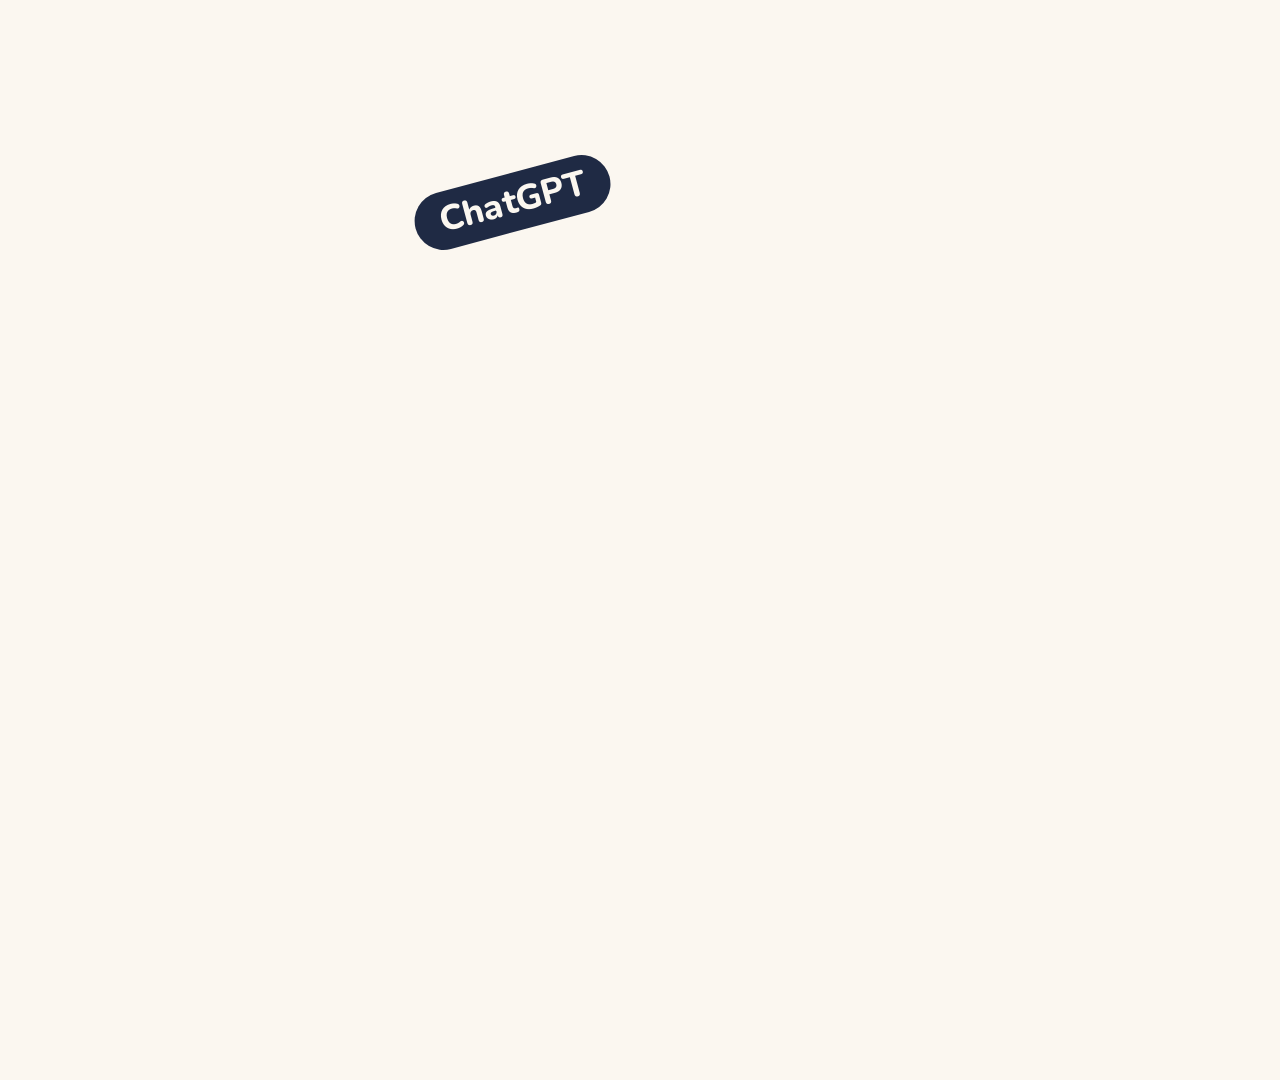
<file: videos/NIETO-19-promo-canal/index.html>
<!doctype html>
<html lang="es">
  <head>
    <meta charset="UTF-8" />
    <meta name="viewport" content="width=1920, height=1080" />
    <title>El Nieto Digital · presentación del canal (15 s)</title>
    <!-- GSAP vendorizado: el Chrome headless del render no alcanza la CDN y así el vídeo no depende de la red. -->
    <script src="vendor/gsap.min.js"></script>
    <style>
      /* Fuentes locales (OFL): el render no depende de la red. Nunito es variable (200-1000). */
      @font-face {
        font-family: "Nunito";
        src: url("fonts/nunito-var-latin.woff2") format("woff2");
        font-weight: 200 1000;
        font-display: block;
      }
      @font-face {
        font-family: "Atkinson Hyperlegible";
        src: url("fonts/atkinson-700-latin.woff2") format("woff2");
        font-weight: 700;
        font-display: block;
      }
      @font-face {
        font-family: "Atkinson Hyperlegible";
        src: url("fonts/atkinson-400-latin.woff2") format("woff2");
        font-weight: 400;
        font-display: block;
      }

      /* Marca D7: tres colores y nada más. */
      :root {
        --naranja: #c8461f;
        --azul: #1f2a44;
        --crema: #fbf7f0;
      }
      * {
        margin: 0;
        padding: 0;
        box-sizing: border-box;
      }
      html,
      body {
        width: 1920px;
        height: 1080px;
        overflow: hidden;
        background: #fbf7f0;
      }
      #root {
        position: relative;
        width: 1920px;
        height: 1080px;
        overflow: hidden;
        font-family: "Nunito", sans-serif;
        color: #1f2a44;
      }
      .scene,
      .world,
      .fill {
        position: absolute;
        left: 0;
        top: 0;
        width: 1920px;
        height: 1080px;
      }
      .scene {
        overflow: hidden;
      }
      .fill.crema {
        background: #fbf7f0;
      }
      .fill.azul {
        background: #1f2a44;
      }
      .fill.naranja {
        background: #c8461f;
      }
      #s3,
      #s4,
      #s5,
      #s6 {
        opacity: 0;
      }
      #s12 {
        z-index: 1;
      }
      #s3 {
        z-index: 2;
      }
      #s4 {
        z-index: 3;
      }
      #s5 {
        z-index: 4;
      }
      #iris {
        z-index: 5;
      }
      #s6 {
        z-index: 6;
        clip-path: circle(0px at 1330px 600px);
      }
      #bands {
        z-index: 20;
      }

      /* Texto que sube desde una máscara. */
      .mask {
        position: absolute;
        overflow: hidden;
        display: block;
      }
      .line {
        display: block;
        white-space: nowrap;
      }
      .eyebrow {
        position: absolute;
        font-family: "Atkinson Hyperlegible", sans-serif;
        font-weight: 700;
        font-size: 34px;
        letter-spacing: 0.14em;
        color: #c8461f;
        white-space: nowrap;
      }

      /* ── S1 · el ruido ─────────────────────────────────────────── */
      .pill {
        position: absolute;
        white-space: nowrap;
        font-weight: 800;
        line-height: 1;
        padding: 0.3em 0.72em 0.34em;
        border-radius: 999px;
      }
      .pill.o {
        background: #fbf7f0;
        color: #1f2a44;
        border: 5px solid #1f2a44;
      }
      .pill.n {
        background: #1f2a44;
        color: #fbf7f0;
      }
      .pill.a {
        background: #c8461f;
        color: #fbf7f0;
      }
      .badge {
        position: absolute;
        right: -20px;
        top: -24px;
        min-width: 56px;
        height: 56px;
        padding: 0 12px;
        border-radius: 28px;
        border: 5px solid #fbf7f0;
        background: #c8461f;
        color: #fbf7f0;
        font-weight: 900;
        font-size: 28px;
        line-height: 46px;
        text-align: center;
      }
      #hero {
        position: absolute;
        left: 740px;
        top: 320px;
        width: 440px;
        height: 440px;
      }
      #hero svg {
        display: block;
        width: 440px;
        height: 440px;
      }
      #w12 {
        transform-origin: 500px 430px;
      }
      .h2 {
        font-weight: 900;
        font-size: 150px;
        line-height: 1.2;
        letter-spacing: -0.02em;
      }

      /* ── S3 · de qué va ────────────────────────────────────────── */
      .h3 {
        font-weight: 900;
        font-size: 112px;
        line-height: 1.18;
        letter-spacing: -0.02em;
      }
      .tile {
        position: absolute;
        top: 500px;
        width: 306px;
        height: 400px;
        border-radius: 44px;
        background: #1f2a44;
        overflow: hidden;
      }
      .tile svg {
        position: absolute;
        left: 68px;
        top: 56px;
        width: 170px;
        height: 170px;
        overflow: visible;
      }
      .tile .lbl {
        position: absolute;
        left: 0;
        right: 0;
        bottom: 70px;
        text-align: center;
        font-weight: 800;
        font-size: 44px;
        color: #fbf7f0;
        white-space: nowrap;
      }
      .tile .bar {
        position: absolute;
        left: 0;
        bottom: 0;
        width: 306px;
        height: 22px;
        background: #c8461f;
        transform-origin: 0 50%;
      }
      .ico {
        fill: none;
        stroke: #fbf7f0;
        stroke-width: 7;
        stroke-linecap: round;
        stroke-linejoin: round;
      }
      .ico-o {
        fill: none;
        stroke: #c8461f;
        stroke-width: 9;
        stroke-linecap: round;
        stroke-linejoin: round;
      }

      /* ── S4 · una cosa nueva ───────────────────────────────────── */
      #w4 {
        transform-origin: 1310px 190px;
      }
      .h4 {
        font-weight: 900;
        font-size: 120px;
        line-height: 1.2;
        letter-spacing: -0.02em;
        color: #fbf7f0;
      }
      .mk {
        position: relative;
        display: inline-block;
      }
      .mk-bg {
        position: absolute;
        left: -0.14em;
        right: -0.14em;
        top: 0.2em;
        bottom: 0.06em;
        border-radius: 18px;
        transform-origin: 0 50%;
      }
      .mk-t {
        position: relative;
      }
      .step {
        position: absolute;
        left: 140px;
        height: 96px;
        display: flex;
        align-items: center;
        gap: 34px;
        white-space: nowrap;
      }
      .step .num {
        width: 92px;
        height: 92px;
        border-radius: 46px;
        background: #c8461f;
        color: #fbf7f0;
        font-weight: 900;
        font-size: 54px;
        line-height: 92px;
        text-align: center;
        flex: none;
      }
      .step .txt {
        font-family: "Atkinson Hyperlegible", sans-serif;
        font-weight: 700;
        font-size: 48px;
        color: #fbf7f0;
      }
      #rail {
        position: absolute;
        left: 182px;
        top: 590px;
        width: 8px;
        height: 250px;
        border-radius: 4px;
        background: #c8461f;
        transform-origin: 50% 0;
      }
      #phone {
        position: absolute;
        left: 1080px;
        top: 90px;
        width: 460px;
        height: 900px;
        border-radius: 72px;
        background: #c8461f;
      }
      #screen {
        position: absolute;
        left: 20px;
        top: 20px;
        width: 420px;
        height: 860px;
        border-radius: 52px;
        background: #fbf7f0;
        overflow: hidden;
      }
      #appbar {
        position: absolute;
        left: 0;
        top: 0;
        width: 420px;
        height: 124px;
        background: #1f2a44;
      }
      #appbar .av {
        position: absolute;
        left: 30px;
        top: 34px;
        width: 64px;
        height: 64px;
      }
      #appbar .nm {
        position: absolute;
        left: 112px;
        top: 44px;
        font-weight: 800;
        font-size: 34px;
        line-height: 1;
        color: #fbf7f0;
      }
      #gbub {
        position: absolute;
        left: 22px;
        top: 150px;
        padding: 18px 24px;
        border-radius: 28px 28px 28px 8px;
        border: 4px solid #1f2a44;
        background: #fbf7f0;
        color: #1f2a44;
        font-family: "Atkinson Hyperlegible", sans-serif;
        font-weight: 700;
        font-size: 28px;
        white-space: nowrap;
      }
      #ubub {
        position: absolute;
        right: 22px;
        top: 252px;
        padding: 18px 24px;
        border-radius: 28px 28px 8px 28px;
        background: #1f2a44;
        color: #fbf7f0;
        font-family: "Atkinson Hyperlegible", sans-serif;
        font-weight: 700;
        font-size: 28px;
        white-space: nowrap;
        transform-origin: 100% 100%;
      }
      #abub {
        position: absolute;
        left: 22px;
        top: 350px;
        width: 330px;
        height: 214px;
        padding: 22px 24px;
        border-radius: 28px 28px 28px 8px;
        background: #fbf7f0;
        border: 4px solid #1f2a44;
        transform-origin: 0 100%;
      }
      #abub .hi {
        font-family: "Atkinson Hyperlegible", sans-serif;
        font-weight: 700;
        font-size: 28px;
        color: #1f2a44;
        white-space: nowrap;
      }
      #abub .sk {
        display: block;
        height: 14px;
        margin-top: 20px;
        border-radius: 7px;
        background: #1f2a44;
        opacity: 0.22;
        transform-origin: 0 50%;
      }
      #field {
        position: absolute;
        left: 18px;
        top: 762px;
        width: 304px;
        height: 76px;
        border-radius: 38px;
        border: 4px solid #1f2a44;
        background: #fbf7f0;
      }
      #typed {
        position: absolute;
        left: 22px;
        top: 17px;
        font-family: "Atkinson Hyperlegible", sans-serif;
        font-weight: 700;
        font-size: 26px;
        line-height: 34px;
        color: #1f2a44;
        white-space: nowrap;
      }
      #caret {
        display: inline-block;
        width: 3px;
        height: 30px;
        margin-left: 2px;
        vertical-align: -6px;
        background: #1f2a44;
      }
      #send {
        position: absolute;
        left: 332px;
        top: 762px;
        width: 76px;
        height: 76px;
        border-radius: 38px;
        background: #c8461f;
      }
      #notif {
        position: absolute;
        left: 14px;
        top: 14px;
        width: 392px;
        height: 132px;
        border-radius: 32px;
        background: #c8461f;
        padding: 20px 24px;
        color: #fbf7f0;
      }
      #notif .who {
        font-family: "Atkinson Hyperlegible", sans-serif;
        font-weight: 700;
        font-size: 24px;
        line-height: 1.2;
      }
      #notif .msg {
        font-weight: 800;
        font-size: 30px;
        line-height: 1.25;
        white-space: nowrap;
      }
      #touch {
        position: absolute;
        width: 96px;
        height: 96px;
        border-radius: 48px;
        border: 6px solid #fbf7f0;
        background: rgba(251, 247, 240, 0.28);
      }
      #ripple {
        position: absolute;
        width: 96px;
        height: 96px;
        border-radius: 48px;
        border: 6px solid #fbf7f0;
      }
      #chip {
        position: absolute;
        left: 1582px;
        top: 866px;
        padding: 20px 30px 22px;
        border-radius: 44px;
        background: #fbf7f0;
        color: #1f2a44;
        font-weight: 900;
        font-size: 38px;
        line-height: 1;
        white-space: nowrap;
        transform-origin: 0 50%;
      }
      #chip::before {
        content: "";
        position: absolute;
        left: -16px;
        top: 26px;
        border-top: 16px solid transparent;
        border-bottom: 16px solid transparent;
        border-right: 18px solid #fbf7f0;
      }

      /* ── S5 · un peligro nuevo ─────────────────────────────────── */
      #alerta {
        position: absolute;
        left: 400px;
        top: 112px;
        height: 72px;
        padding: 0 30px 0 22px;
        border-radius: 36px;
        background: #1f2a44;
        color: #fbf7f0;
        display: flex;
        align-items: center;
        gap: 14px;
        font-family: "Atkinson Hyperlegible", sans-serif;
        font-weight: 700;
        font-size: 32px;
        letter-spacing: 0.14em;
        white-space: nowrap;
      }
      #sbub {
        position: absolute;
        left: 400px;
        top: 222px;
        width: 1120px;
        padding: 40px 56px 36px;
        border-radius: 12px 48px 48px 48px;
        background: #fbf7f0;
        transform-origin: 0 0;
      }
      #sbub::before {
        content: "";
        position: absolute;
        left: -26px;
        top: 0;
        border-top: 34px solid #fbf7f0;
        border-left: 30px solid transparent;
      }
      #sbub .who {
        font-family: "Atkinson Hyperlegible", sans-serif;
        font-weight: 700;
        font-size: 36px;
        color: #c8461f;
      }
      #sbub .msg {
        margin-top: 10px;
        font-weight: 800;
        font-size: 78px;
        line-height: 1.14;
        color: #1f2a44;
      }
      #sbub .hr {
        margin-top: 8px;
        text-align: right;
        font-family: "Atkinson Hyperlegible", sans-serif;
        font-weight: 700;
        font-size: 28px;
        color: #1f2a44;
      }
      #stamp {
        position: absolute;
        left: 1030px;
        top: 500px;
        width: 600px;
        height: 200px;
        border-radius: 30px;
        background: #1f2a44;
      }
      #stamp::after {
        content: "";
        position: absolute;
        left: 14px;
        top: 14px;
        right: 14px;
        bottom: 14px;
        border-radius: 20px;
        border: 5px solid #fbf7f0;
      }
      #stamp span {
        position: absolute;
        left: 0;
        right: 0;
        top: 26px;
        text-align: center;
        font-weight: 900;
        font-size: 128px;
        line-height: 1;
        letter-spacing: 0.06em;
        color: #fbf7f0;
      }
      .ray {
        position: absolute;
        left: 1326px;
        top: 600px;
        width: 8px;
        height: 0;
      }
      .ray i {
        position: absolute;
        left: -2px;
        top: 0;
        width: 12px;
        height: 84px;
        border-radius: 6px;
        background: #fbf7f0;
        transform-origin: 50% 0;
      }
      #shock {
        position: absolute;
        left: 1180px;
        top: 450px;
        width: 300px;
        height: 300px;
        border-radius: 150px;
        border: 10px solid #fbf7f0;
      }
      .h5 {
        font-weight: 900;
        font-size: 78px;
        line-height: 1.25;
        color: #fbf7f0;
      }

      /* ── S6 · comunidad y cierre ───────────────────────────────── */
      #iris {
        position: absolute;
        left: 1230px;
        top: 500px;
        width: 200px;
        height: 200px;
        border-radius: 100px;
        background: #1f2a44;
      }
      .h6 {
        font-weight: 900;
        font-size: 132px;
        line-height: 1.2;
        letter-spacing: -0.02em;
        text-align: center;
      }
      .av6 {
        position: absolute;
        width: 128px;
        height: 128px;
        border-radius: 64px;
        overflow: hidden;
      }
      .av6 svg {
        display: block;
        width: 128px;
        height: 128px;
      }
      #net {
        position: absolute;
        left: 0;
        top: 0;
        width: 1920px;
        height: 1080px;
      }
      #logo {
        position: absolute;
        left: 460px;
        top: 222px;
        width: 1000px;
        height: 372px;
        overflow: visible;
      }
      #tag {
        font-weight: 800;
        font-size: 58px;
        line-height: 1.3;
        text-align: center;
        color: #1f2a44;
      }
      #plat {
        position: absolute;
        left: 0;
        width: 1920px;
        top: 760px;
        text-align: center;
        font-family: "Atkinson Hyperlegible", sans-serif;
        font-weight: 700;
        font-size: 36px;
        letter-spacing: 0.04em;
        color: #1f2a44;
        white-space: nowrap;
      }
      #plat b {
        color: #c8461f;
        padding: 0 0.5em;
      }

      .band {
        position: absolute;
        left: -340px;
        top: -40px;
        width: 2600px;
        height: 1160px;
        transform: translateX(-2900px) skewX(-14deg);
      }
    </style>
  </head>
  <body>
    <div
      id="root"
      data-composition-id="main"
      data-start="0"
      data-duration="15"
      data-width="1920"
      data-height="1080"
    >
      <div id="stage">
        <!-- ═══ S1+S2 · el ruido → la calma (0 – 4,7 s) ═══ -->
        <div id="s12" class="scene">
          <div class="fill crema"></div>
          <div id="w12" class="world">
            <div id="w12in" class="world">
              <div id="pills"></div>
              <div id="hero">
                <svg viewBox="0 0 120 120" aria-label="El Nieto Digital">
                  <rect x="32" y="6" width="56" height="108" rx="14" fill="#C8461F" />
                  <rect x="39" y="18" width="42" height="78" rx="7" fill="#FBF7F0" />
                  <circle id="eyeL" cx="52" cy="46" r="5" fill="#1F2A44" />
                  <circle id="eyeR" cx="68" cy="46" r="5" fill="#1F2A44" />
                  <path
                    id="mouth"
                    d="M49 66 Q60 66 71 66"
                    stroke="#1F2A44"
                    stroke-width="5"
                    fill="none"
                    stroke-linecap="round"
                  />
                  <rect x="51" y="103" width="18" height="4" rx="2" fill="#FBF7F0" />
                </svg>
              </div>
              <div class="mask" style="left: 820px; top: 336px; width: 980px; height: 184px">
                <div id="s2-l1" class="line h2">El móvil</div>
              </div>
              <div class="mask" style="left: 820px; top: 516px; width: 980px; height: 184px">
                <div id="s2-l2" class="line h2" style="color: #c8461f">no muerde.</div>
              </div>
              <svg
                id="s2-under"
                style="position: absolute; left: 826px; top: 694px; width: 860px; height: 44px; overflow: visible"
                viewBox="0 0 860 44"
              >
                <path
                  id="s2-under-p"
                  d="M8 26 Q 430 6 852 22"
                  pathLength="1"
                  stroke="#C8461F"
                  stroke-width="16"
                  stroke-linecap="round"
                  fill="none"
                  stroke-dasharray="1"
                  stroke-dashoffset="1"
                />
              </svg>
            </div>
          </div>
        </div>

        <!-- ═══ S3 · de qué va el canal (4,5 – 7,4 s) ═══ -->
        <div id="s3" class="scene">
          <div class="fill crema"></div>
          <div id="w3" class="world">
            <div id="s3-eb" class="eyebrow" style="left: 146px; top: 118px">DE QUÉ VA EL CANAL</div>
            <div class="mask" style="left: 140px; top: 164px; width: 1640px; height: 134px">
              <div id="s3-l1" class="line h3">La IA y el móvil,</div>
            </div>
            <div class="mask" style="left: 140px; top: 296px; width: 1640px; height: 134px">
              <div id="s3-l2" class="line h3" style="color: #c8461f">sin jerga.</div>
            </div>

            <div class="tile" id="t1" style="left: 140px">
              <svg viewBox="0 0 120 120">
                <path class="ico draw" pathLength="1" d="M60 12 L98 26 V56 C98 82 82 100 60 108 C38 100 22 82 22 56 V26 Z" />
                <path id="t1-chk" class="ico-o" pathLength="1" d="M42 60 L55 73 L79 47" stroke-dasharray="1" stroke-dashoffset="1" />
              </svg>
              <div class="lbl">Seguridad</div>
              <div class="bar"></div>
            </div>
            <div class="tile" id="t2" style="left: 474px">
              <svg viewBox="0 0 120 120">
                <path
                  class="ico draw"
                  pathLength="1"
                  d="M26 20 H94 A14 14 0 0 1 108 34 V70 A14 14 0 0 1 94 84 H56 L34 104 V84 H26 A14 14 0 0 1 12 70 V34 A14 14 0 0 1 26 20 Z"
                />
                <circle class="t2-dot" cx="40" cy="52" r="7" fill="#C8461F" />
                <circle class="t2-dot" cx="60" cy="52" r="7" fill="#C8461F" />
                <circle class="t2-dot" cx="80" cy="52" r="7" fill="#C8461F" />
              </svg>
              <div class="lbl">IA útil</div>
              <div class="bar"></div>
            </div>
            <div class="tile" id="t3" style="left: 808px">
              <svg viewBox="0 0 120 120">
                <path class="ico draw" pathLength="1" d="M34 10 H72 L94 32 V104 A6 6 0 0 1 88 110 H34 A6 6 0 0 1 28 104 V16 A6 6 0 0 1 34 10 Z M72 10 V32 H94" />
                <path class="ico t3-ln" pathLength="1" d="M42 52 H80" stroke-dasharray="1" stroke-dashoffset="1" />
                <path class="ico t3-ln" pathLength="1" d="M42 68 H80" stroke-dasharray="1" stroke-dashoffset="1" />
                <path class="ico t3-ln" pathLength="1" d="M42 84 H62" stroke-dasharray="1" stroke-dashoffset="1" />
                <circle id="t3-seal" cx="84" cy="92" r="15" fill="#C8461F" />
              </svg>
              <div class="lbl">Trámites</div>
              <div class="bar"></div>
            </div>
            <div class="tile" id="t4" style="left: 1142px">
              <svg viewBox="0 0 120 120">
                <path
                  class="ico draw"
                  pathLength="1"
                  d="M60 102 C26 80 12 62 12 43 C12 27 24 16 39 16 C48 16 56 21 60 29 C64 21 72 16 81 16 C96 16 108 27 108 43 C108 62 94 80 60 102 Z"
                />
                <path
                  id="t4-in"
                  fill="#C8461F"
                  d="M60 82 C40 69 32 58 32 47 C32 38 39 32 47 32 C53 32 57 35 60 40 C63 35 67 32 73 32 C81 32 88 38 88 47 C88 58 80 69 60 82 Z"
                />
              </svg>
              <div class="lbl">Compañía</div>
              <div class="bar"></div>
            </div>
            <div class="tile" id="t5" style="left: 1476px">
              <svg viewBox="0 0 120 120">
                <path class="ico draw" pathLength="1" d="M34 100 C34 80 45 68 60 68 C75 68 86 80 86 100" />
                <path class="ico draw" pathLength="1" d="M10 100 C10 86 18 76 30 76 C36 76 40 78 43 81" />
                <path class="ico draw" pathLength="1" d="M110 100 C110 86 102 76 90 76 C84 76 80 78 77 81" />
                <circle class="t5-h" cx="30" cy="56" r="11" fill="#FBF7F0" />
                <circle class="t5-h" cx="60" cy="42" r="15" fill="#C8461F" />
                <circle class="t5-h" cx="90" cy="56" r="11" fill="#FBF7F0" />
              </svg>
              <div class="lbl">Comunidad</div>
              <div class="bar"></div>
            </div>
          </div>
        </div>

        <!-- ═══ S4 · una cosa nueva, paso a paso (7,4 – 10 s) ═══ -->
        <div id="s4" class="scene">
          <div class="fill azul"></div>
          <div id="w4" class="world">
            <div class="mask" style="left: 120px; top: 132px; width: 940px; height: 148px; padding-left: 20px">
              <div id="s4-l1" class="line h4">Paso a paso.</div>
            </div>
            <div class="mask" style="left: 120px; top: 276px; width: 940px; height: 148px; padding-left: 20px">
              <div id="s4-l2" class="line h4">
                <span class="mk"><span id="s4-mk" class="mk-bg" style="background: #c8461f"></span><span class="mk-t">Sin prisa.</span></span>
              </div>
            </div>

            <div id="rail"></div>
            <div class="step" id="st1" style="top: 540px"><div class="num">1</div><div class="txt">Abra la aplicación</div></div>
            <div class="step" id="st2" style="top: 666px"><div class="num">2</div><div class="txt">Escriba lo que necesita</div></div>
            <div class="step" id="st3" style="top: 792px"><div class="num">3</div><div class="txt">Pulse enviar</div></div>

            <div id="phone">
              <div id="screen">
                <div id="appbar">
                  <svg class="av" viewBox="0 0 64 64">
                    <circle cx="32" cy="32" r="32" fill="#FBF7F0" />
                    <circle cx="24" cy="27" r="4" fill="#1F2A44" />
                    <circle cx="40" cy="27" r="4" fill="#1F2A44" />
                    <path d="M22 38 Q32 48 42 38" stroke="#1F2A44" stroke-width="4" fill="none" stroke-linecap="round" />
                  </svg>
                  <div class="nm" data-layout-allow-overlap>Asistente</div>
                </div>
                <div id="gbub">¿En qué le ayudo?</div>
                <div id="ubub">Escríbame una carta</div>
                <div id="abub">
                  <div class="hi">Estimados señores:</div>
                  <span class="sk" style="width: 270px"></span>
                  <span class="sk" style="width: 240px"></span>
                  <span class="sk" style="width: 170px"></span>
                </div>
                <div id="field"><div id="typed"><span id="typed-t"></span><span id="caret"></span></div></div>
                <div id="send">
                  <svg viewBox="0 0 76 76" style="display: block; width: 76px; height: 76px">
                    <path d="M38 54 V24 M26 35 L38 23 L50 35" stroke="#FBF7F0" stroke-width="7" fill="none" stroke-linecap="round" stroke-linejoin="round" />
                  </svg>
                </div>
                <div id="notif" data-layout-allow-overlap>
                  <div class="who">Número desconocido</div>
                  <div class="msg">Hola mamá, he cambi…</div>
                </div>
              </div>
            </div>
            <div id="ripple"></div>
            <div id="touch"></div>
            <div id="chip">Pulse aquí</div>
          </div>
        </div>

        <!-- ═══ S5 · un peligro nuevo (9,8 – 12,3 s) ═══ -->
        <div id="s5" class="scene">
          <div class="fill naranja"></div>
          <div id="w5" class="world">
            <div id="alerta">
              <svg id="warn" viewBox="0 0 40 40" style="width: 40px; height: 40px; display: block">
                <path d="M20 5 L37 34 H3 Z" fill="none" stroke="#FBF7F0" stroke-width="4" stroke-linejoin="round" />
                <path d="M20 15 V24" stroke="#FBF7F0" stroke-width="4" stroke-linecap="round" />
                <circle cx="20" cy="29.5" r="2.4" fill="#FBF7F0" />
              </svg>
              ALERTA ESTAFA
            </div>
            <!-- Detrás de la burbuja: la onda y los rayos no pisan el texto del mensaje. -->
            <div id="shock"></div>
            <div id="rays"></div>
            <div id="sbub">
              <div class="who">Número desconocido</div>
              <div class="msg">Hola mamá, he cambiado de número.</div>
            </div>
            <div id="stamp"><span>ESTAFA</span></div>
            <div class="mask" style="left: 0; top: 808px; width: 1920px; height: 104px; text-align: center">
              <div id="s5-cap" class="line h5">
                Ante la duda,
                <span class="mk"><span id="s5-mk" class="mk-bg" style="background: #1f2a44"></span><span class="mk-t">no toque nada.</span></span>
              </div>
            </div>
          </div>
        </div>

        <div id="iris"></div>

        <!-- ═══ S6 · comunidad → logotipo (12 – 15 s) ═══ -->
        <div id="s6" class="scene">
          <div class="fill crema"></div>
          <div id="w6" class="world">
            <svg id="net" viewBox="0 0 1920 1080"></svg>
            <div id="avs"></div>
            <div id="s6-eb" class="eyebrow" style="left: 0; width: 1920px; top: 316px; text-align: center">UNA COMUNIDAD QUE SE AYUDA</div>
            <div class="mask" style="left: 0; top: 372px; width: 1920px; height: 162px">
              <div id="s6-l1" class="line h6">Nadie se queda</div>
            </div>
            <div class="mask" style="left: 0; top: 530px; width: 1920px; height: 162px">
              <div id="s6-l2" class="line h6" style="color: #c8461f">atrás.</div>
            </div>
          </div>

          <!-- Logotipo con los trazados exactos de marca/logo-horizontal-color.svg -->
          <svg id="logo" viewBox="0 0 376 140">
            <defs>
              <clipPath id="lk-c1"><rect x="160" y="20" width="216" height="52" /></clipPath>
              <clipPath id="lk-c2"><rect x="160" y="74" width="216" height="66" /></clipPath>
            </defs>
            <g id="lk-mascot">
              <g transform="scale(1.1666667)">
                <rect x="32" y="6" width="56" height="108" rx="14" fill="#C8461F" />
                <rect x="39" y="18" width="42" height="78" rx="7" fill="#FBF7F0" />
                <circle id="lk-eyeL" cx="52" cy="46" r="5" fill="#1F2A44" />
                <circle id="lk-eyeR" cx="68" cy="46" r="5" fill="#1F2A44" />
                <path d="M49 62 Q60 76 71 62" stroke="#1F2A44" stroke-width="5" fill="none" stroke-linecap="round" />
                <rect x="51" y="103" width="18" height="4" rx="2" fill="#FBF7F0" />
              </g>
            </g>
            <g clip-path="url(#lk-c1)">
              <g id="lk-w1"><path transform="translate(168 66)" fill="#1F2A44" d="M8.21 0Q6.1 0 4.97 -1.13Q3.83 -2.27 3.83 -4.37V-33.7Q3.83 -35.8 4.97 -36.94Q6.1 -38.07 8.21 -38.07H27.05Q28.67 -38.07 29.51 -37.23Q30.35 -36.4 30.35 -34.83Q30.35 -33.21 29.51 -32.37Q28.67 -31.54 27.05 -31.54H11.83V-22.63H25.81Q27.49 -22.63 28.32 -21.79Q29.16 -20.95 29.16 -19.33Q29.16 -17.71 28.32 -16.88Q27.49 -16.04 25.81 -16.04H11.83V-6.53H27.05Q28.67 -6.53 29.51 -5.7Q30.35 -4.86 30.35 -3.29Q30.35 -1.67 29.51 -0.84Q28.67 0 27.05 0Z M44.82 0.59Q40.01 0.59 37.64 -2.08Q35.26 -4.75 35.26 -10.04V-34.4Q35.26 -36.45 36.31 -37.5Q37.37 -38.56 39.37 -38.56Q41.31 -38.56 42.36 -37.5Q43.42 -36.45 43.42 -34.4V-10.37Q43.42 -8.15 44.36 -7.1Q45.31 -6.05 46.87 -6.05Q47.3 -6.05 47.68 -6.1Q48.06 -6.16 48.49 -6.16Q49.36 -6.26 49.71 -5.64Q50.06 -5.02 50.06 -3.19Q50.06 -1.57 49.41 -0.73Q48.76 0.11 47.41 0.38Q46.87 0.43 46.17 0.51Q45.47 0.59 44.82 0.59Z M71.82 0.49Q69.93 0.49 68.93 -0.57Q67.93 -1.62 67.93 -3.56V-34.34Q67.93 -36.4 68.93 -37.48Q69.93 -38.56 71.6 -38.56Q73.06 -38.56 73.84 -37.99Q74.63 -37.42 75.65 -36.13L94.61 -11.99H93.15V-34.56Q93.15 -36.45 94.15 -37.5Q95.15 -38.56 97.04 -38.56Q98.93 -38.56 99.93 -37.5Q100.93 -36.45 100.93 -34.56V-3.4Q100.93 -1.62 100.01 -0.57Q99.09 0.49 97.52 0.49Q96.01 0.49 95.12 -0.11Q94.23 -0.7 93.2 -2L74.3 -26.14H75.71V-3.56Q75.71 -1.62 74.74 -0.57Q73.76 0.49 71.82 0.49Z M111.46 0.43Q109.46 0.43 108.41 -0.73Q107.35 -1.89 107.35 -4V-22.46Q107.35 -24.62 108.41 -25.78Q109.46 -26.95 111.46 -26.95Q113.4 -26.95 114.45 -25.78Q115.51 -24.62 115.51 -22.46V-4Q115.51 -1.89 114.48 -0.73Q113.45 0.43 111.46 0.43ZM111.46 -31.37Q109.19 -31.37 107.97 -32.43Q106.76 -33.48 106.76 -35.42Q106.76 -37.42 107.97 -38.47Q109.19 -39.53 111.46 -39.53Q113.72 -39.53 114.91 -38.47Q116.1 -37.42 116.1 -35.42Q116.1 -33.48 114.91 -32.43Q113.72 -31.37 111.46 -31.37Z M135.05 0.59Q130.36 0.59 126.98 -1.11Q123.61 -2.81 121.8 -5.91Q119.99 -9.02 119.99 -13.23Q119.99 -17.33 121.72 -20.44Q123.44 -23.54 126.55 -25.3Q129.65 -27.05 133.6 -27.05Q136.46 -27.05 138.78 -26.11Q141.1 -25.16 142.78 -23.41Q144.45 -21.65 145.31 -19.14Q146.18 -16.63 146.18 -13.55Q146.18 -12.53 145.53 -12.02Q144.88 -11.5 143.64 -11.5H126.68V-15.71H140.29L139.43 -14.96Q139.43 -17.17 138.78 -18.66Q138.13 -20.14 136.92 -20.9Q135.7 -21.65 133.92 -21.65Q131.92 -21.65 130.52 -20.74Q129.11 -19.82 128.36 -18.09Q127.6 -16.36 127.6 -13.93V-13.5Q127.6 -9.4 129.52 -7.45Q131.44 -5.51 135.22 -5.51Q136.51 -5.51 138.19 -5.83Q139.86 -6.16 141.32 -6.86Q142.56 -7.45 143.53 -7.26Q144.5 -7.07 145.04 -6.37Q145.58 -5.67 145.67 -4.75Q145.75 -3.83 145.26 -2.94Q144.77 -2.05 143.64 -1.46Q141.8 -0.43 139.51 0.08Q137.21 0.59 135.05 0.59Z M163.4 0.59Q159.68 0.59 157.17 -0.65Q154.66 -1.89 153.44 -4.27Q152.23 -6.64 152.23 -10.26V-20.41H149.96Q148.45 -20.41 147.61 -21.22Q146.77 -22.03 146.77 -23.44Q146.77 -24.95 147.61 -25.73Q148.45 -26.51 149.96 -26.51H152.23V-30.62Q152.23 -32.67 153.31 -33.72Q154.39 -34.78 156.33 -34.78Q158.33 -34.78 159.35 -33.72Q160.38 -32.67 160.38 -30.62V-26.51H165.51Q167.02 -26.51 167.83 -25.73Q168.64 -24.95 168.64 -23.44Q168.64 -22.03 167.83 -21.22Q167.02 -20.41 165.51 -20.41H160.38V-10.58Q160.38 -8.32 161.43 -7.18Q162.49 -6.05 164.81 -6.05Q165.62 -6.05 166.32 -6.21Q167.02 -6.37 167.62 -6.43Q168.37 -6.48 168.86 -5.97Q169.34 -5.45 169.34 -3.73Q169.34 -2.43 168.91 -1.46Q168.48 -0.49 167.4 -0.05Q166.7 0.22 165.48 0.4Q164.27 0.59 163.4 0.59Z M184.41 0.59Q180.14 0.59 176.99 -1.08Q173.83 -2.75 172.1 -5.89Q170.37 -9.02 170.37 -13.28Q170.37 -16.47 171.34 -19.01Q172.31 -21.55 174.18 -23.36Q176.04 -25.16 178.63 -26.11Q181.22 -27.05 184.41 -27.05Q188.68 -27.05 191.84 -25.38Q194.99 -23.71 196.75 -20.63Q198.5 -17.55 198.5 -13.28Q198.5 -10.04 197.51 -7.51Q196.51 -4.97 194.67 -3.13Q192.83 -1.3 190.22 -0.35Q187.6 0.59 184.41 0.59ZM184.41 -5.51Q186.19 -5.51 187.49 -6.37Q188.78 -7.24 189.54 -8.94Q190.3 -10.64 190.3 -13.28Q190.3 -17.23 188.68 -19.09Q187.06 -20.95 184.41 -20.95Q182.68 -20.95 181.36 -20.14Q180.04 -19.33 179.31 -17.63Q178.58 -15.93 178.58 -13.28Q178.58 -9.34 180.2 -7.43Q181.82 -5.51 184.41 -5.51Z" /></g>
            </g>
            <g clip-path="url(#lk-c2)">
              <g id="lk-w2"><path transform="translate(168 120)" fill="#C8461F" d="M8.21 0Q6.1 0 4.97 -1.13Q3.83 -2.27 3.83 -4.37V-33.7Q3.83 -35.8 4.97 -36.94Q6.1 -38.07 8.21 -38.07H18.74Q28.51 -38.07 33.83 -33.13Q39.15 -28.19 39.15 -19.06Q39.15 -14.47 37.77 -10.93Q36.4 -7.4 33.8 -4.97Q31.21 -2.54 27.43 -1.27Q23.65 0 18.74 0ZM12.2 -6.86H18.25Q21.33 -6.86 23.6 -7.61Q25.87 -8.37 27.38 -9.88Q28.89 -11.39 29.65 -13.69Q30.4 -15.98 30.4 -19.06Q30.4 -25.22 27.35 -28.21Q24.3 -31.21 18.25 -31.21H12.2Z M48.49 0.43Q46.49 0.43 45.44 -0.73Q44.39 -1.89 44.39 -4V-22.46Q44.39 -24.62 45.44 -25.78Q46.49 -26.95 48.49 -26.95Q50.44 -26.95 51.49 -25.78Q52.54 -24.62 52.54 -22.46V-4Q52.54 -1.89 51.52 -0.73Q50.49 0.43 48.49 0.43ZM48.49 -31.37Q46.22 -31.37 45.01 -32.43Q43.79 -33.48 43.79 -35.42Q43.79 -37.42 45.01 -38.47Q46.22 -39.53 48.49 -39.53Q50.76 -39.53 51.95 -38.47Q53.14 -37.42 53.14 -35.42Q53.14 -33.48 51.95 -32.43Q50.76 -31.37 48.49 -31.37Z M71.06 10.31Q68.15 10.31 65.47 9.83Q62.8 9.34 60.75 8.37Q59.51 7.83 59 6.97Q58.48 6.1 58.56 5.13Q58.64 4.16 59.21 3.4Q59.78 2.65 60.64 2.35Q61.51 2.05 62.48 2.48Q64.85 3.56 66.88 3.89Q68.9 4.21 70.36 4.21Q73.82 4.21 75.55 2.65Q77.27 1.08 77.27 -2.16V-6.26H77.76Q76.95 -3.78 74.41 -2.21Q71.87 -0.65 68.8 -0.65Q65.23 -0.65 62.59 -2.29Q59.94 -3.94 58.48 -6.94Q57.02 -9.94 57.02 -13.88Q57.02 -16.85 57.86 -19.28Q58.7 -21.71 60.24 -23.44Q61.78 -25.16 63.96 -26.11Q66.15 -27.05 68.8 -27.05Q71.98 -27.05 74.44 -25.52Q76.9 -23.98 77.71 -21.49L77.17 -19.76V-22.84Q77.17 -24.84 78.22 -25.89Q79.27 -26.95 81.22 -26.95Q83.16 -26.95 84.19 -25.89Q85.21 -24.84 85.21 -22.84V-3.08Q85.21 3.56 81.57 6.94Q77.92 10.31 71.06 10.31ZM71.23 -6.75Q73.06 -6.75 74.38 -7.61Q75.71 -8.48 76.46 -10.07Q77.22 -11.66 77.22 -13.88Q77.22 -17.23 75.57 -19.09Q73.93 -20.95 71.23 -20.95Q69.39 -20.95 68.04 -20.11Q66.69 -19.28 65.96 -17.68Q65.23 -16.09 65.23 -13.88Q65.23 -10.53 66.85 -8.64Q68.47 -6.75 71.23 -6.75Z M95.09 0.43Q93.1 0.43 92.04 -0.73Q90.99 -1.89 90.99 -4V-22.46Q90.99 -24.62 92.04 -25.78Q93.1 -26.95 95.09 -26.95Q97.04 -26.95 98.09 -25.78Q99.14 -24.62 99.14 -22.46V-4Q99.14 -1.89 98.12 -0.73Q97.09 0.43 95.09 0.43ZM95.09 -31.37Q92.83 -31.37 91.61 -32.43Q90.4 -33.48 90.4 -35.42Q90.4 -37.42 91.61 -38.47Q92.83 -39.53 95.09 -39.53Q97.36 -39.53 98.55 -38.47Q99.74 -37.42 99.74 -35.42Q99.74 -33.48 98.55 -32.43Q97.36 -31.37 95.09 -31.37Z M117.94 0.59Q114.21 0.59 111.7 -0.65Q109.19 -1.89 107.97 -4.27Q106.76 -6.64 106.76 -10.26V-20.41H104.49Q102.98 -20.41 102.14 -21.22Q101.3 -22.03 101.3 -23.44Q101.3 -24.95 102.14 -25.73Q102.98 -26.51 104.49 -26.51H106.76V-30.62Q106.76 -32.67 107.84 -33.72Q108.92 -34.78 110.86 -34.78Q112.86 -34.78 113.89 -33.72Q114.91 -32.67 114.91 -30.62V-26.51H120.04Q121.55 -26.51 122.36 -25.73Q123.17 -24.95 123.17 -23.44Q123.17 -22.03 122.36 -21.22Q121.55 -20.41 120.04 -20.41H114.91V-10.58Q114.91 -8.32 115.97 -7.18Q117.02 -6.05 119.34 -6.05Q120.15 -6.05 120.85 -6.21Q121.55 -6.37 122.15 -6.43Q122.9 -6.48 123.39 -5.97Q123.88 -5.45 123.88 -3.73Q123.88 -2.43 123.44 -1.46Q123.01 -0.49 121.93 -0.05Q121.23 0.22 120.02 0.4Q118.8 0.59 117.94 0.59Z M135.16 0.59Q132.25 0.59 129.92 -0.54Q127.6 -1.67 126.31 -3.62Q125.01 -5.56 125.01 -7.99Q125.01 -10.91 126.52 -12.61Q128.03 -14.31 131.44 -15.04Q134.84 -15.77 140.45 -15.77H143.32V-11.56H140.51Q137.75 -11.56 136.05 -11.26Q134.35 -10.96 133.62 -10.26Q132.89 -9.56 132.89 -8.32Q132.89 -6.8 133.95 -5.83Q135 -4.86 137 -4.86Q138.56 -4.86 139.78 -5.59Q140.99 -6.32 141.7 -7.59Q142.4 -8.86 142.4 -10.48V-16.69Q142.4 -19.06 141.32 -20.06Q140.24 -21.06 137.65 -21.06Q136.19 -21.06 134.49 -20.71Q132.79 -20.36 130.73 -19.55Q129.55 -19.01 128.63 -19.3Q127.71 -19.6 127.22 -20.38Q126.74 -21.17 126.74 -22.11Q126.74 -23.06 127.28 -23.95Q127.82 -24.84 129.06 -25.27Q131.6 -26.3 133.84 -26.68Q136.08 -27.05 137.97 -27.05Q142.13 -27.05 144.8 -25.84Q147.47 -24.62 148.82 -22.11Q150.17 -19.6 150.17 -15.66V-3.67Q150.17 -1.67 149.2 -0.59Q148.23 0.49 146.39 0.49Q144.56 0.49 143.56 -0.59Q142.56 -1.67 142.56 -3.67V-5.67L142.94 -5.35Q142.61 -3.51 141.56 -2.19Q140.51 -0.86 138.89 -0.14Q137.27 0.59 135.16 0.59Z M165.29 0.59Q160.49 0.59 158.11 -2.08Q155.74 -4.75 155.74 -10.04V-34.4Q155.74 -36.45 156.79 -37.5Q157.84 -38.56 159.84 -38.56Q161.78 -38.56 162.84 -37.5Q163.89 -36.45 163.89 -34.4V-10.37Q163.89 -8.15 164.84 -7.1Q165.78 -6.05 167.35 -6.05Q167.78 -6.05 168.16 -6.1Q168.53 -6.16 168.97 -6.16Q169.83 -6.26 170.18 -5.64Q170.53 -5.02 170.53 -3.19Q170.53 -1.57 169.88 -0.73Q169.24 0.11 167.89 0.38Q167.35 0.43 166.64 0.51Q165.94 0.59 165.29 0.59Z" /></g>
            </g>
          </svg>
          <div class="mask" style="left: 0; top: 644px; width: 1920px; height: 80px">
            <div id="tag" class="line">La IA explicada para que no te dejen atrás.</div>
          </div>
          <div id="plat">YouTube<b>·</b>Facebook<b>·</b>Instagram<b>·</b>TikTok</div>
        </div>

        <div id="bands" class="world">
          <div id="band-o" class="band" style="background: #c8461f"></div>
          <div id="band-n" class="band" style="background: #1f2a44"></div>
        </div>
      </div>
    </div>

    <script>
      (function () {
        var NAR = "#C8461F",
          AZU = "#1F2A44",
          CRE = "#FBF7F0";
        var CX = 960,
          CY = 540;

        // PRNG con semilla: nada de Math.random (el render busca fotograma a fotograma).
        function mulberry32(a) {
          return function () {
            a |= 0;
            a = (a + 0x6d2b79f5) | 0;
            var t = Math.imul(a ^ (a >>> 15), 1 | a);
            t = (t + Math.imul(t ^ (t >>> 7), 61 | t)) ^ t;
            return ((t ^ (t >>> 14)) >>> 0) / 4294967296;
          };
        }
        var rnd = mulberry32(19);

        // ── S1: la jerga que agobia. [texto, x, y, cuerpo, variante, giro, insignia]
        var PILLS = [
          ["ChatGPT", 330, 150, 64, "n", -5, ""],
          ["Código SMS", 840, 128, 46, "o", 3, "1"],
          ["¡Actualice ya!", 1590, 132, 44, "o", 5, ""],
          ["Cl@ve", 1270, 178, 54, "a", -4, ""],
          ["Deepfake", 236, 348, 50, "o", 4, ""],
          ["Paquete pendiente", 1440, 336, 46, "n", 2, "1"],
          ["Contraseña", 660, 300, 44, "n", -3, ""],
          ["Inteligencia artificial", 540, 574, 50, "o", -2, ""],
          ["Bizum", 1400, 536, 50, "n", 5, ""],
          ["Wifi", 124, 470, 46, "a", -6, ""],
          ["La nube", 1700, 588, 44, "o", -4, ""],
          ["Phishing", 300, 790, 52, "n", 3, ""],
          ["Cookies", 790, 772, 44, "a", -5, ""],
          ["Verificación en dos pasos", 1330, 772, 40, "o", 2, ""],
          ["Certificado digital", 480, 962, 46, "o", -3, ""],
          ["Descargar app", 1040, 948, 44, "n", 4, "3"],
          ["Aceptar términos", 1500, 962, 42, "n", -2, "99+"],
        ];
        var pillsEl = document.getElementById("pills");
        var pills = PILLS.map(function (p) {
          var el = document.createElement("div");
          el.className = "pill " + p[4];
          el.style.left = p[1] + "px";
          el.style.top = p[2] + "px";
          el.style.fontSize = p[3] + "px";
          el.textContent = p[0];
          if (p[6]) {
            var b = document.createElement("div");
            b.className = "badge";
            b.textContent = p[6];
            el.appendChild(b);
          }
          pillsEl.appendChild(el);
          return { el: el, badge: el.querySelector(".badge"), x: p[1], y: p[2], r: p[5], fx: (rnd() - 0.5) * 28, fy: (rnd() - 0.5) * 44 };
        });

        // ── S5: rayos del impacto del sello.
        var raysEl = document.getElementById("rays");
        var rays = [];
        for (var i = 0; i < 12; i++) {
          var w = document.createElement("div");
          w.className = "ray";
          w.style.transform = "rotate(" + (i * 30 + 15) + "deg)";
          var inner = document.createElement("i");
          w.appendChild(inner);
          raysEl.appendChild(w);
          rays.push(inner);
        }

        // ── S6: la red de personas (un hilo naranja que las une a todas).
        var AVS = [
          [1760, 540, AZU],
          [1526, 816, NAR],
          [960, 930, AZU],
          [394, 816, NAR],
          [160, 540, AZU],
          [394, 264, NAR],
          [960, 150, AZU],
          [1526, 264, NAR],
        ];
        var avsEl = document.getElementById("avs");
        var net = document.getElementById("net");
        var avs = AVS.map(function (a, k) {
          var el = document.createElement("div");
          el.className = "av6";
          el.style.left = a[0] - 64 + "px";
          el.style.top = a[1] - 64 + "px";
          el.style.background = a[2];
          el.innerHTML =
            '<svg viewBox="0 0 128 128"><circle cx="64" cy="50" r="19" fill="' +
            CRE +
            '"/><path d="M26 128 C26 94 44 78 64 78 C84 78 102 94 102 128 Z" fill="' +
            CRE +
            '"/></svg>';
          avsEl.appendChild(el);
          var b = AVS[(k + 1) % AVS.length];
          var ln = document.createElementNS("http://www.w3.org/2000/svg", "path");
          ln.setAttribute("d", "M" + a[0] + " " + a[1] + " L" + b[0] + " " + b[1]);
          ln.setAttribute("pathLength", "1");
          ln.setAttribute("stroke", NAR);
          ln.setAttribute("stroke-width", "7");
          ln.setAttribute("stroke-linecap", "round");
          ln.setAttribute("fill", "none");
          ln.setAttribute("stroke-dasharray", "1");
          ln.setAttribute("stroke-dashoffset", "1");
          net.appendChild(ln);
          return { el: el, ln: ln, x: a[0], y: a[1] };
        });

        var tl = gsap.timeline({ paused: true });
        // Rise-from-mask: el texto sube desde su línea base.
        function rise(sel, t, d) {
          tl.fromTo(sel, { yPercent: 108 }, { yPercent: 0, duration: d || 0.6, ease: "expo.out" }, t);
        }

        // ═══ S1 · el ruido (0 – 1,7): la jerga se amontona, cada vez más deprisa ═══
        tl.set(".pill", { xPercent: -50, yPercent: -50 }, 0);
        tl.fromTo("#w12in", { scale: 1 }, { scale: 1.06, duration: 1.66, ease: "power1.in" }, 0);
        pills.forEach(function (p, k) {
          var t = 1.3 * Math.pow(k / (pills.length - 1), 0.62);
          tl.fromTo(
            p.el,
            { scale: k === 0 ? 0.55 : 0.2, rotation: p.r * 3, opacity: k === 0 ? 1 : 0 },
            { scale: 1, rotation: p.r, opacity: 1, duration: 0.38, ease: "back.out(2.4)" },
            t,
          );
          tl.fromTo(p.el, { x: 0, y: 0 }, { x: p.fx, y: p.fy, duration: 1.7 - t, ease: "sine.inOut" }, t);
          if (p.badge) tl.fromTo(p.badge, { scale: 0 }, { scale: 1, duration: 0.3, ease: "back.out(3)" }, t + 0.14);
        });

        // El móvil sonriente aparece y se lo traga todo (1,45 – 2,25).
        tl.set("#hero", { transformOrigin: "50% 50%" }, 0);
        tl.fromTo("#hero", { scale: 0 }, { scale: 1, duration: 0.5, ease: "back.out(1.8)" }, 1.42);
        var maxD = 0;
        pills.forEach(function (p) {
          p.d = Math.hypot(p.x - CX, p.y - CY);
          maxD = Math.max(maxD, p.d);
        });
        pills.forEach(function (p) {
          var t = 1.62 + 0.14 * (p.d / maxD);
          tl.fromTo(
            p.el,
            { x: p.fx, y: p.fy, scale: 1, rotation: p.r, filter: "blur(0px)", opacity: 1 },
            {
              x: CX - p.x,
              y: CY - p.y,
              scale: 0.06,
              rotation: p.r + (p.x < CX ? 160 : -160),
              filter: "blur(6px)",
              opacity: 0.2,
              duration: 0.46,
              ease: "back.in(1.7)",
              immediateRender: false,
            },
            t,
          );
          tl.set(p.el, { opacity: 0 }, t + 0.46);
        });
        tl.to("#w12in", { scale: 1, duration: 0.5, ease: "power2.out" }, 1.7);
        // «Trago»: escala UNIFORME (la marca no se deforma).
        tl.to("#hero", { scale: 1.1, duration: 0.08, ease: "power2.out" }, 2.19);
        tl.to("#hero", { scale: 1, duration: 0.45, ease: "elastic.out(1, 0.4)" }, 2.27);

        // ═══ S2 · la calma (2,25 – 4,2) ═══
        tl.fromTo("#hero", { x: 0 }, { x: -460, duration: 0.62, ease: "power3.inOut" }, 2.3);
        tl.fromTo(
          "#mouth",
          { attr: { d: "M49 66 Q60 66 71 66" } },
          { attr: { d: "M49 62 Q60 76 71 62" }, duration: 0.5, ease: "back.out(2.6)" },
          2.34,
        );
        rise("#s2-l1", 2.52, 0.7);
        rise("#s2-l2", 2.66, 0.7);
        tl.fromTo("#s2-under-p", { attr: { "stroke-dashoffset": 1 } }, { attr: { "stroke-dashoffset": 0 }, duration: 0.45, ease: "power2.inOut" }, 3.0);
        // Parpadeo.
        tl.to("#eyeL, #eyeR", { scaleY: 0.08, transformOrigin: "50% 50%", duration: 0.07, ease: "power2.in" }, 3.5);
        tl.to("#eyeL, #eyeR", { scaleY: 1, duration: 0.13, ease: "power2.out" }, 3.57);

        // ═══ Transición · zoom a través de la pantalla del móvil (4,2 – 4,7) ═══
        tl.fromTo(
          "#w12",
          { scale: 1, x: 0, y: 0, filter: "blur(0px)", transformOrigin: "500px 430px" },
          { scale: 14, x: 460, y: 110, filter: "blur(5px)", transformOrigin: "500px 430px", duration: 0.5, ease: "power3.in" },
          4.2,
        );
        tl.fromTo("#s3", { opacity: 0 }, { opacity: 1, duration: 0.12, ease: "none" }, 4.56);
        tl.set("#s12", { opacity: 0 }, 4.7);

        // ═══ S3 · de qué va el canal (4,6 – 7,0) ═══
        tl.fromTo("#w3", { scale: 1.06 }, { scale: 1, duration: 2.9, ease: "power2.out" }, 4.56);
        tl.fromTo("#s3-eb", { x: -40, opacity: 0 }, { x: 0, opacity: 1, duration: 0.45, ease: "power3.out" }, 4.62);
        rise("#s3-l1", 4.64, 0.7);
        rise("#s3-l2", 4.76, 0.7);
        ["#t1", "#t2", "#t3", "#t4", "#t5"].forEach(function (id, k) {
          var t = 4.84 + k * 0.07;
          tl.fromTo(
            id,
            { y: 300, rotation: (k - 2) * 5, opacity: 0 },
            { y: 0, rotation: 0, opacity: 1, duration: 0.75, ease: "back.out(1.5)" },
            t,
          );
          tl.fromTo(
            id + " .draw",
            { attr: { "stroke-dasharray": 1, "stroke-dashoffset": 1 } },
            { attr: { "stroke-dashoffset": 0 }, duration: 0.6, ease: "power2.inOut" },
            t + 0.18,
          );
          tl.fromTo(id + " .bar", { scaleX: 0 }, { scaleX: 0, duration: 0.01 }, 0);
        });
        tl.fromTo(".t2-dot, #t3-seal, #t4-in, .t5-h", { scale: 0, transformOrigin: "50% 50%" }, { scale: 0, duration: 0.01 }, 0);
        // La ola: cada tema se «completa» a su turno.
        var W = 5.72,
          G = 0.2;
        ["#t1", "#t2", "#t3", "#t4", "#t5"].forEach(function (id, k) {
          var t = W + k * G;
          tl.to(id, { y: -30, duration: 0.18, ease: "power2.out" }, t);
          tl.to(id, { y: 0, duration: 0.4, ease: "back.out(2)" }, t + 0.18);
          tl.fromTo(id + " .bar", { scaleX: 0 }, { scaleX: 1, duration: 0.35, ease: "power3.out", immediateRender: false }, t + 0.04);
        });
        tl.to("#t1-chk", { attr: { "stroke-dashoffset": 0 }, duration: 0.3, ease: "power2.out" }, W + 0.06);
        tl.to(".t2-dot", { scale: 1, duration: 0.3, ease: "back.out(3)", stagger: 0.06 }, W + G + 0.02);
        tl.to(".t2-dot", { y: -9, duration: 0.14, ease: "power1.out", stagger: 0.06 }, W + G + 0.3);
        tl.to(".t2-dot", { y: 0, duration: 0.2, ease: "power1.in", stagger: 0.06 }, W + G + 0.44);
        tl.to(".t3-ln", { attr: { "stroke-dashoffset": 0 }, duration: 0.24, ease: "power2.out", stagger: 0.07 }, W + 2 * G + 0.02);
        tl.to("#t3-seal", { scale: 1, duration: 0.35, ease: "back.out(3)" }, W + 2 * G + 0.2);
        tl.to("#t4-in", { scale: 1.18, duration: 0.2, ease: "back.out(3)" }, W + 3 * G + 0.02);
        tl.to("#t4-in", { scale: 0.92, duration: 0.12, ease: "power1.inOut" }, W + 3 * G + 0.22);
        tl.to("#t4-in", { scale: 1, duration: 0.2, ease: "back.out(3)" }, W + 3 * G + 0.34);
        tl.to(".t5-h", { scale: 1, duration: 0.32, ease: "back.out(3)", stagger: 0.07 }, W + 4 * G + 0.02);

        // ═══ Transición · bandas de marca (7,0 – 7,4) ═══
        tl.set("#band-o, #band-n", { x: -2900, skewX: -14 }, 0);
        tl.to("#band-o", { x: 0, duration: 0.32, ease: "power3.inOut" }, 7.0);
        tl.to("#band-n", { x: 0, duration: 0.32, ease: "power3.inOut" }, 7.08);
        tl.set("#s3", { opacity: 0 }, 7.33);
        tl.set("#s4", { opacity: 1 }, 7.33);
        tl.set("#band-o, #band-n", { opacity: 0 }, 7.34);

        // ═══ S4 · paso a paso, sin prisa (7,4 – 9,6) ═══
        tl.fromTo("#w4", { scale: 1.04 }, { scale: 1, duration: 2.25, ease: "power2.out", immediateRender: false }, 7.33);
        rise("#s4-l1", 7.34, 0.65);
        rise("#s4-l2", 7.46, 0.65);
        tl.fromTo("#s4-mk", { scaleX: 0 }, { scaleX: 1, duration: 0.4, ease: "power3.inOut" }, 7.78);
        tl.fromTo("#phone", { y: 900, rotation: 9 }, { y: 0, rotation: 0, duration: 0.8, ease: "back.out(1.15)" }, 7.36);
        tl.fromTo("#rail", { scaleY: 0 }, { scaleY: 0, duration: 0.01 }, 0);
        tl.fromTo("#ubub, #abub, #notif", { opacity: 0 }, { opacity: 0, duration: 0.01 }, 0);
        tl.fromTo("#touch, #ripple, #chip", { opacity: 0 }, { opacity: 0, duration: 0.01 }, 0);
        tl.fromTo("#caret", { opacity: 0 }, { opacity: 0, duration: 0.01 }, 0);

        function step(id, t) {
          tl.fromTo(id, { x: -50, opacity: 0 }, { x: 0, opacity: 1, duration: 0.45, ease: "power3.out" }, t);
          tl.fromTo(id + " .num", { scale: 0.3 }, { scale: 1, duration: 0.45, ease: "back.out(2.6)" }, t);
        }
        // Paso 1 · tocar el campo de texto.
        step("#st1", 7.86);
        tl.set("#touch", { x: 1222, y: 862, scale: 1.4 }, 7.86);
        tl.to("#touch", { opacity: 1, scale: 1, duration: 0.2, ease: "power2.out" }, 7.9);
        tl.to("#touch", { scale: 0.82, duration: 0.08, ease: "power2.in" }, 8.1);
        tl.to("#touch", { scale: 1, duration: 0.14, ease: "back.out(3)" }, 8.18);
        tl.set("#caret", { opacity: 1 }, 8.14);
        // Paso 2 · escribir.
        step("#st2", 8.22);
        tl.to("#rail", { scaleY: 0.5, duration: 0.35, ease: "power2.inOut" }, 8.1);
        tl.to("#touch", { opacity: 0, duration: 0.15 }, 8.3);
        var TXT = "Escríbame una carta";
        var typedT = document.getElementById("typed-t");
        var typer = { n: 0 };
        tl.fromTo(
          typer,
          { n: 0 },
          {
            n: TXT.length,
            duration: 0.5,
            ease: "none",
            onUpdate: function () {
              typedT.textContent = TXT.slice(0, Math.round(typer.n));
            },
          },
          8.26,
        );
        // Paso 3 · pulsar enviar (con el círculo que enseña DÓNDE se pulsa).
        step("#st3", 8.78);
        tl.to("#rail", { scaleY: 1, duration: 0.35, ease: "power2.inOut" }, 8.66);
        tl.set("#touch", { x: 1600, y: 1000, scale: 1 }, 8.74);
        tl.to("#touch", { opacity: 1, duration: 0.12 }, 8.76);
        tl.to("#touch", { x: 1422, y: 862, duration: 0.24, ease: "power2.inOut" }, 8.76);
        tl.fromTo("#chip", { opacity: 0, scale: 0.4, x: -20 }, { opacity: 1, scale: 1, x: 0, duration: 0.4, ease: "back.out(2.2)", immediateRender: false }, 8.84);
        tl.to("#touch", { scale: 0.8, duration: 0.07, ease: "power2.in" }, 9.0);
        tl.to("#send", { scale: 0.86, duration: 0.07, ease: "power2.in" }, 9.0);
        tl.to("#touch", { scale: 1, duration: 0.16, ease: "back.out(3)" }, 9.07);
        tl.to("#send", { scale: 1, duration: 0.16, ease: "back.out(3)" }, 9.07);
        tl.set("#ripple", { x: 1422, y: 862 }, 9.0);
        tl.fromTo(
          "#ripple",
          { scale: 0.9, opacity: 0.9 },
          { scale: 2.6, opacity: 0, duration: 0.42, ease: "power2.out", immediateRender: false },
          9.06,
        );
        // Se envía: el texto sube a su burbuja y la IA contesta.
        tl.set("#typed", { opacity: 0 }, 9.08);
        tl.fromTo("#ubub", { opacity: 0, y: 480, scale: 0.7 }, { opacity: 1, y: 0, scale: 1, duration: 0.34, ease: "power3.out", immediateRender: false }, 9.08);
        tl.fromTo("#abub", { opacity: 0, scale: 0.5 }, { opacity: 1, scale: 1, duration: 0.34, ease: "back.out(1.8)", immediateRender: false }, 9.22);
        tl.fromTo("#abub .sk", { scaleX: 0 }, { scaleX: 1, duration: 0.24, ease: "power2.out", stagger: 0.05 }, 9.3);
        tl.to("#chip, #touch", { opacity: 0, duration: 0.15 }, 9.4);
        // … y en ese momento llega OTRO mensaje.
        tl.fromTo("#notif", { opacity: 1, y: -170 }, { opacity: 1, y: 0, duration: 0.26, ease: "back.out(1.6)", immediateRender: false }, 9.42);
        tl.to("#phone", { keyframes: [{ x: -9, duration: 0.03 }, { x: 8, duration: 0.03 }, { x: -6, duration: 0.03 }, { x: 5, duration: 0.03 }, { x: 0, duration: 0.03 }] }, 9.5);

        // ═══ Transición · match cut: la cámara entra en la notificación (9,62 – 10,0) ═══
        tl.to("#w4", { scale: 7, x: -350, y: 350, filter: "blur(6px)", transformOrigin: "1310px 190px", duration: 0.4, ease: "power3.in" }, 9.62);
        tl.fromTo("#s5", { opacity: 0 }, { opacity: 1, duration: 0.1, ease: "none" }, 9.84);
        tl.set("#s4", { opacity: 0 }, 10.0);

        // ═══ S5 · alerta estafa (9,9 – 12,0) ═══
        tl.fromTo("#sbub", { opacity: 0, scale: 0.55, y: -220 }, { opacity: 1, scale: 1, y: 0, duration: 0.55, ease: "expo.out" }, 9.95);
        tl.fromTo("#alerta", { opacity: 0, x: -60 }, { opacity: 1, x: 0, duration: 0.45, ease: "power3.out" }, 10.0);
        tl.set("#warn", { transformOrigin: "50% 60%" }, 0);
        tl.to("#warn", { keyframes: [{ rotation: -14, duration: 0.07 }, { rotation: 12, duration: 0.07 }, { rotation: -8, duration: 0.07 }, { rotation: 0, duration: 0.08 }] }, 10.2);
        // El sello cae con peso.
        tl.set("#stamp", { rotation: -10, transformOrigin: "50% 50%" }, 0);
        tl.fromTo("#stamp", { opacity: 0, scale: 2.7, rotation: -24 }, { opacity: 1, scale: 1, rotation: -10, duration: 0.17, ease: "power4.in" }, 10.38);
        var HIT = 10.55;
        tl.to("#w5", { keyframes: [{ x: -20, y: 12, duration: 0.04 }, { x: 16, y: -9, duration: 0.04 }, { x: -10, y: 6, duration: 0.05 }, { x: 6, y: -3, duration: 0.05 }, { x: 0, y: 0, duration: 0.07 }] }, HIT);
        tl.to("#sbub", { scale: 0.975, duration: 0.05, ease: "power2.out" }, HIT);
        tl.to("#sbub", { scale: 1, duration: 0.3, ease: "elastic.out(1, 0.45)" }, HIT + 0.05);
        tl.to("#stamp", { scale: 1.05, duration: 0.05 }, HIT);
        tl.to("#stamp", { scale: 1, duration: 0.25, ease: "back.out(3)" }, HIT + 0.05);
        rays.forEach(function (r) {
          tl.fromTo(r, { y: 160, scaleY: 1, opacity: 1 }, { y: 360, scaleY: 0.15, duration: 0.4, ease: "power3.out", immediateRender: false }, HIT);
          tl.to(r, { opacity: 0, duration: 0.12 }, HIT + 0.3);
        });
        tl.fromTo(".ray i", { opacity: 0 }, { opacity: 0, duration: 0.01 }, 0);
        rise("#s5-cap", 10.8, 0.6);
        tl.fromTo("#s5-mk", { scaleX: 0 }, { scaleX: 1, duration: 0.42, ease: "power3.inOut" }, 11.04);
        tl.fromTo("#shock", { scale: 0.4, opacity: 1 }, { scale: 3.2, opacity: 0, duration: 0.5, ease: "power2.out", immediateRender: false }, HIT);
        tl.fromTo("#shock", { opacity: 0 }, { opacity: 0, duration: 0.01 }, 0);
        tl.fromTo("#w5", { scale: 1.05 }, { scale: 1, duration: 2.2, ease: "power2.out", immediateRender: false }, 9.86);

        // ═══ Transición · iris desde el sello (12,0 – 12,45) ═══
        tl.fromTo("#iris", { scale: 0 }, { scale: 17, duration: 0.34, ease: "power3.in" }, 11.96);
        tl.set("#s6", { opacity: 1 }, 12.08);
        tl.fromTo(
          "#s6",
          { clipPath: "circle(0px at 1330px 600px)" },
          { clipPath: "circle(1520px at 1330px 600px)", duration: 0.46, ease: "power3.inOut", immediateRender: false },
          12.08,
        );
        tl.set("#s5, #iris", { opacity: 0 }, 12.6);

        // ═══ S6 · nadie se queda atrás (12,1 – 13,3) ═══
        tl.fromTo("#w6", { scale: 1.08 }, { scale: 1, duration: 1.3, ease: "power2.out", immediateRender: false }, 12.08);
        tl.fromTo("#s6-eb", { opacity: 0, y: 20 }, { opacity: 1, y: 0, duration: 0.45, ease: "power3.out" }, 12.3);
        rise("#s6-l1", 12.3, 0.65);
        rise("#s6-l2", 12.42, 0.65);
        avs.forEach(function (a, k) {
          tl.fromTo(a.el, { scale: 0 }, { scale: 1, duration: 0.45, ease: "back.out(2.2)" }, 12.22 + k * 0.045);
          tl.to(a.ln, { attr: { "stroke-dashoffset": 0 }, duration: 0.3, ease: "power2.inOut" }, 12.34 + k * 0.035);
        });

        // Convergen en el móvil: la comunidad ES el canal (13,3 – 13,7).
        var TX = 646,
          TY = 416;
        avs.forEach(function (a, k) {
          tl.to(a.el, { x: TX - a.x, y: TY - a.y, scale: 0.15, duration: 0.36, ease: "power3.in" }, 13.28 + k * 0.015);
          tl.to(a.el, { opacity: 0, duration: 0.06 }, 13.6 + k * 0.015);
        });
        tl.to("#net", { opacity: 0, duration: 0.25 }, 13.28);
        tl.to("#s6-eb, #s6-l1, #s6-l2", { opacity: 0, scale: 0.94, duration: 0.3, ease: "power2.in" }, 13.28);

        // ═══ Cierre · logotipo + lema + redes (13,55 – 15,0) ═══
        tl.fromTo("#lk-mascot", { scale: 0, transformOrigin: "50% 50%" }, { scale: 1, duration: 0.5, ease: "back.out(2.2)" }, 13.56);
        tl.fromTo("#lk-w1", { y: 52 }, { y: 0, duration: 0.6, ease: "expo.out" }, 13.68);
        tl.fromTo("#lk-w2", { y: 66 }, { y: 0, duration: 0.6, ease: "expo.out" }, 13.78);
        rise("#tag", 13.96, 0.7);
        tl.fromTo("#plat", { opacity: 0, y: 24 }, { opacity: 1, y: 0, duration: 0.5, ease: "power3.out" }, 14.12);
        // Guiño final.
        tl.to("#lk-eyeR", { scaleY: 0.08, transformOrigin: "50% 50%", duration: 0.07, ease: "power2.in" }, 14.48);
        tl.to("#lk-eyeR", { scaleY: 1, duration: 0.14, ease: "power2.out" }, 14.62);

        window.__timelines = window.__timelines || {};
        window.__timelines["main"] = tl;
      })();
    </script>
  </body>
</html>
</file>
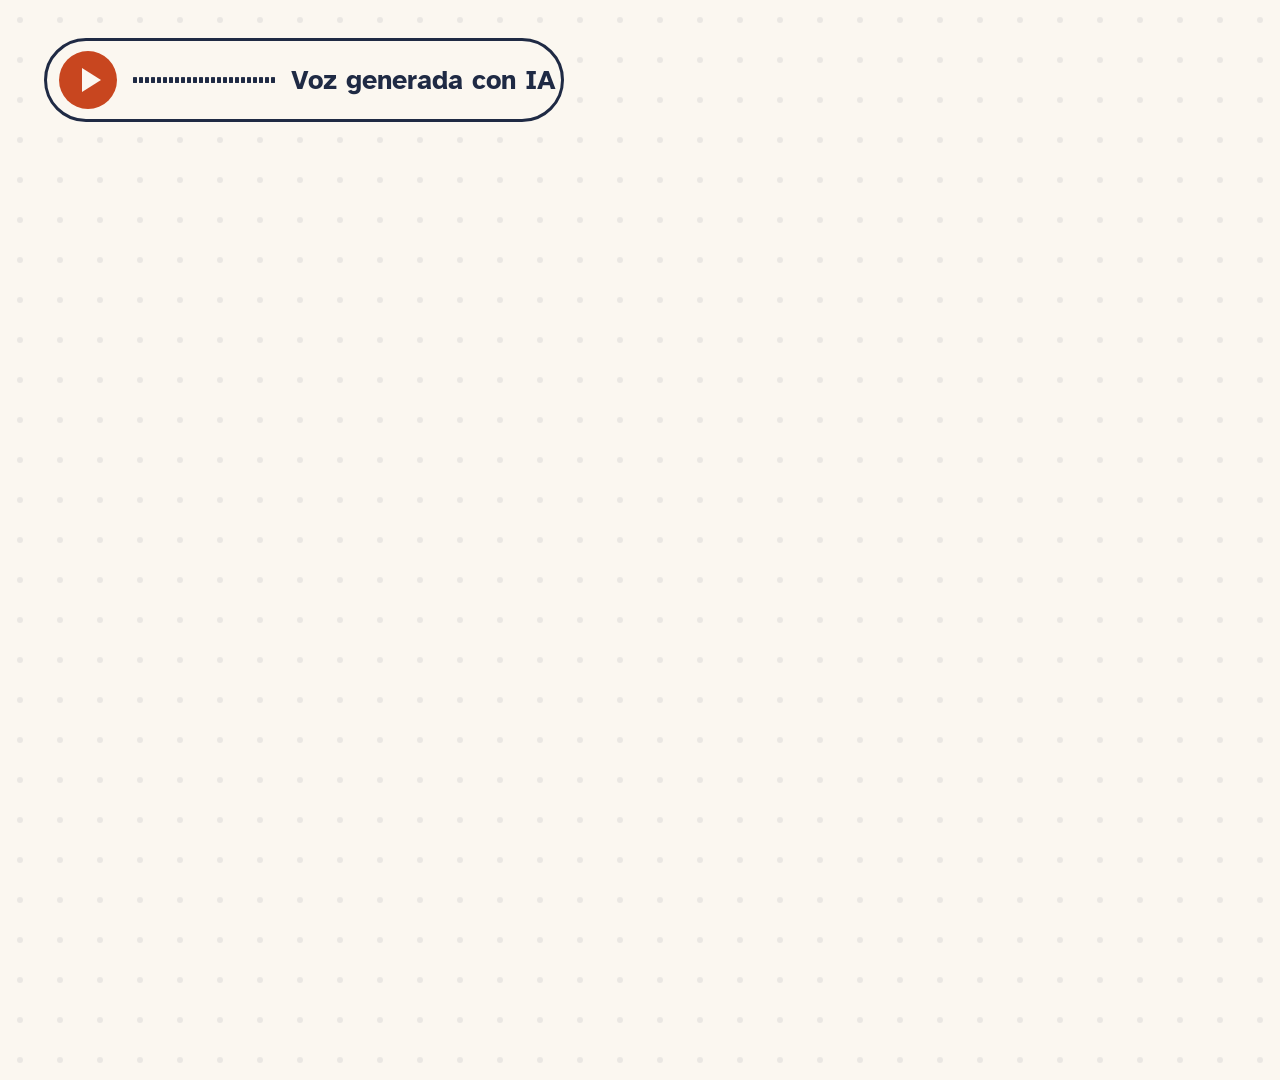
<file: videos/NIETO-20-presentacion-canal/index.html>
<!doctype html>
<html lang="es">
  <head>
    <meta charset="UTF-8" />
    <meta name="viewport" content="width=1920, height=1080" />
    <title>El Nieto Digital · presentación del canal (narrada)</title>
    <!-- GSAP y fuentes vendorizados: el Chrome headless del render no alcanza la CDN (lección de NIETO-19). -->
    <script src="vendor/gsap.min.js"></script>
    <!-- Generados por herramientas/: tiempos de cada palabra de la locución y cues de lo que pasa en pantalla. -->
    <script src="tiempos.js"></script>
    <script src="cues.js"></script>
    <style>
      @font-face {
        font-family: "Nunito";
        src: url("fonts/nunito-var-latin.woff2") format("woff2");
        font-weight: 200 1000;
        font-display: block;
      }
      @font-face {
        font-family: "Atkinson Hyperlegible";
        src: url("fonts/atkinson-700-latin.woff2") format("woff2");
        font-weight: 700;
        font-display: block;
      }
      @font-face {
        font-family: "Atkinson Hyperlegible";
        src: url("fonts/atkinson-400-latin.woff2") format("woff2");
        font-weight: 400;
        font-display: block;
      }

      /* Marca D7: naranja #C8461F, azul #1F2A44, crema #FBF7F0. Nada más. */
      * {
        margin: 0;
        padding: 0;
        box-sizing: border-box;
      }
      html,
      body {
        width: 1920px;
        height: 1080px;
        overflow: hidden;
        background: #fbf7f0;
      }
      #root {
        position: relative;
        width: 1920px;
        height: 1080px;
        overflow: hidden;
        font-family: "Nunito", sans-serif;
        color: #1f2a44;
      }
      .full {
        position: absolute;
        left: 0;
        top: 0;
        width: 1920px;
        height: 1080px;
      }
      .scene {
        overflow: hidden;
        opacity: 0;
      }
      .crema {
        background: #fbf7f0;
      }
      .azul {
        background: #1f2a44;
      }
      .abs {
        position: absolute;
      }
      .mask {
        position: absolute;
        overflow: hidden;
      }
      .line {
        display: block;
        white-space: nowrap;
      }
      .eyebrow {
        position: absolute;
        font-family: "Atkinson Hyperlegible", sans-serif;
        font-weight: 700;
        font-size: 34px;
        letter-spacing: 0.16em;
        color: #c8461f;
        white-space: nowrap;
      }
      .t-xl {
        font-weight: 900;
        font-size: 150px;
        line-height: 1.08;
        letter-spacing: -0.02em;
      }
      .t-l {
        font-weight: 900;
        font-size: 112px;
        line-height: 1.1;
        letter-spacing: -0.015em;
      }
      .naranja {
        color: #c8461f;
      }
      /* Marcador: sobre azul, el naranja va DETRÁS del texto crema (nunca texto naranja sobre azul). */
      .mk {
        position: relative;
        display: inline-block;
      }
      .mk-bg {
        position: absolute;
        left: -0.12em;
        right: -0.12em;
        top: 0.16em;
        bottom: 0.06em;
        border-radius: 0.16em;
        transform-origin: 0 50%;
        transform: scaleX(0);
        display: block;
      }
      .mk-t {
        position: relative;
      }

      /* Papel: retícula de puntos que deriva despacio (profundidad sin degradados). */
      #paper {
        position: absolute;
        left: -40px;
        top: -80px;
        width: 2000px;
        height: 1320px;
        opacity: 0.07;
      }

      /* ── Nota de voz «Voz generada con IA»: visible TODO el vídeo ─────────────── */
      #vnote {
        position: absolute;
        left: 44px;
        top: 38px;
        width: 520px;
        height: 84px;
        border-radius: 42px;
        background: #fbf7f0;
        border: 3px solid #1f2a44;
        display: flex;
        align-items: center;
        padding: 0 26px 0 12px;
        gap: 16px;
        z-index: 60;
        transform-origin: 50% 50%;
      }
      #vn-play {
        width: 58px;
        height: 58px;
        flex: none;
        display: block;
      }
      #vn-bars {
        position: relative;
        width: 142px;
        height: 44px;
        flex: none;
      }
      .vb {
        position: absolute;
        bottom: 0;
        width: 4px;
        height: 44px;
        top: 0;
        margin: auto 0;
        border-radius: 3px;
        background: #1f2a44;
        transform: scaleY(0.14);
      }
      #vn-txt {
        font-family: "Atkinson Hyperlegible", sans-serif;
        font-weight: 700;
        font-size: 27px;
        white-space: nowrap;
        color: #1f2a44;
      }
      #vn-ok {
        position: absolute;
        right: -18px;
        top: -18px;
        width: 50px;
        height: 50px;
        opacity: 0;
        display: block;
      }

      /* ── Subtítulos: siempre, grandes, con la palabra que suena subrayada ─────── */
      #caps {
        position: absolute;
        left: 0;
        top: 918px;
        width: 1920px;
        height: 110px;
        z-index: 55;
      }
      .chunk {
        position: absolute;
        left: 0;
        top: 0;
        width: 1920px;
        text-align: center;
        opacity: 0;
      }
      .chunk-in {
        display: inline-block;
        padding: 14px 34px 20px;
        border-radius: 26px;
        background: rgba(251, 247, 240, 0.94);
        border: 2px solid rgba(31, 42, 68, 0.16);
        font-family: "Atkinson Hyperlegible", sans-serif;
        font-weight: 700;
        font-size: 50px;
        line-height: 1.2;
        white-space: nowrap;
        color: #1f2a44;
      }
      .w {
        position: relative;
        display: inline-block;
      }
      .w i {
        position: absolute;
        left: -3px;
        right: -3px;
        bottom: -7px;
        height: 8px;
        border-radius: 4px;
        background: #c8461f;
        transform-origin: 0 50%;
        transform: scaleX(0);
        display: block;
      }

      /* ── S1 · el ruido ───────────────────────────────────────────────────────── */
      #w1 {
        transform-origin: 960px 470px;
      }
      #hero {
        position: absolute;
        left: 650px;
        top: 150px;
        width: 620px;
        height: 620px;
        transform-origin: 0 0;
        z-index: 3;
      }
      #notis {
        position: absolute;
        left: 866px;
        top: 262px;
        width: 188px;
        height: 370px;
        z-index: 4;
      }
      .noti {
        position: absolute;
        left: 0;
        width: 188px;
        height: 46px;
        border-radius: 12px;
        background: #1f2a44;
        opacity: 0;
      }
      .noti::before {
        content: "";
        position: absolute;
        left: 10px;
        top: 11px;
        width: 24px;
        height: 24px;
        border-radius: 50%;
        background: #c8461f;
      }
      .noti::after {
        content: "";
        position: absolute;
        left: 44px;
        top: 19px;
        width: 120px;
        height: 8px;
        border-radius: 4px;
        background: #fbf7f0;
        opacity: 0.55;
      }
      #badge {
        position: absolute;
        left: 1064px;
        top: 148px;
        width: 84px;
        height: 84px;
        border-radius: 50%;
        background: #c8461f;
        border: 5px solid #fbf7f0;
        z-index: 6;
        transform: scale(0);
      }
      .bn {
        position: absolute;
        left: 0;
        top: 0;
        width: 74px;
        height: 74px;
        line-height: 74px;
        text-align: center;
        font-weight: 900;
        font-size: 40px;
        color: #fbf7f0;
        opacity: 0;
      }
      #bubble {
        position: absolute;
        left: 1150px;
        top: 214px;
        width: 600px;
        padding: 26px 34px 30px;
        border-radius: 34px 34px 34px 8px;
        background: #fbf7f0;
        border: 5px solid #1f2a44;
        z-index: 5;
        transform-origin: 0 100%;
        transform: scale(0);
      }
      #bubble .from {
        font-family: "Atkinson Hyperlegible", sans-serif;
        font-weight: 700;
        font-size: 26px;
        color: #c8461f;
        letter-spacing: 0.04em;
      }
      #bubble .msg {
        margin-top: 8px;
        font-family: "Atkinson Hyperlegible", sans-serif;
        font-weight: 400;
        font-size: 36px;
        line-height: 1.3;
        white-space: normal;
      }
      .pill {
        position: absolute;
        white-space: nowrap;
        font-weight: 800;
        font-size: 38px;
        line-height: 1;
        padding: 0.32em 0.74em 0.36em;
        border-radius: 999px;
        z-index: 7;
        transform: scale(0);
      }
      .pill.o {
        background: #fbf7f0;
        color: #1f2a44;
        border: 5px solid #1f2a44;
      }
      .pill.n {
        background: #1f2a44;
        color: #fbf7f0;
      }
      .pill.r {
        background: #c8461f;
        color: #fbf7f0;
      }
      .hand {
        position: absolute;
        width: 230px;
        height: 345px;
        z-index: 8;
      }
      #hand1 {
        left: 940px;
        top: 1100px;
      }
      #ring {
        position: absolute;
        left: 660px;
        top: 160px;
        width: 600px;
        height: 600px;
        border-radius: 50%;
        border: 10px solid #c8461f;
        transform: scale(0);
        opacity: 0;
        z-index: 2;
      }
      .t2 {
        position: absolute;
        left: 820px;
      }

      /* ── S3 · qué es ─────────────────────────────────────────────────────────── */
      #logoLayer {
        z-index: 20;
        pointer-events: none;
        opacity: 0;
      }
      #logo {
        position: absolute;
        left: 396px;
        top: 330px;
        width: 1128px;
        height: 420px;
        overflow: visible;
        transform-origin: 50% 50%;
      }
      #s3-eb {
        left: 0;
        width: 1920px;
        top: 250px;
        text-align: center;
      }
      #chips {
        position: absolute;
        left: 0;
        top: 500px;
        width: 1920px;
        display: flex;
        justify-content: center;
        align-items: center;
        gap: 28px;
      }
      .chip {
        position: relative;
        height: 132px;
        border-radius: 66px;
        display: flex;
        align-items: center;
        gap: 22px;
        padding: 0 46px 0 26px;
        font-weight: 900;
        font-size: 54px;
        white-space: nowrap;
        transform: scale(0);
        flex: none;
      }
      .chip svg {
        width: 84px;
        height: 84px;
        display: block;
        flex: none;
      }
      #chipIA {
        background: #1f2a44;
        color: #fbf7f0;
      }
      #chipMov {
        background: #fbf7f0;
        color: #1f2a44;
        border: 6px solid #1f2a44;
      }
      #chipMas {
        position: relative;
        flex: none;
        width: 80px;
        text-align: center;
        font-weight: 900;
        font-size: 100px;
        line-height: 110px;
        color: #c8461f;
        transform: scale(0);
      }
      .tcard {
        position: absolute;
        top: 470px;
        width: 700px;
        height: 250px;
        border-radius: 34px;
        padding: 30px 40px;
        opacity: 0;
      }
      #jerga {
        left: 190px;
        border: 5px dashed #1f2a44;
        background: #fbf7f0;
      }
      #llana {
        left: 1030px;
        background: #1f2a44;
        color: #fbf7f0;
      }
      .tcard .k {
        font-family: "Atkinson Hyperlegible", sans-serif;
        font-weight: 700;
        font-size: 28px;
        letter-spacing: 0.14em;
      }
      .tcard .v {
        margin-top: 14px;
        font-weight: 900;
        font-size: 56px;
        line-height: 1.12;
        white-space: normal;
      }
      #strike {
        position: absolute;
        left: 222px;
        top: 540px;
        width: 640px;
        height: 140px;
        overflow: visible;
      }
      #arrow {
        position: absolute;
        left: 900px;
        top: 545px;
        width: 120px;
        height: 100px;
        overflow: visible;
      }

      /* ── S4 · de qué va ──────────────────────────────────────────────────────── */
      #s4-eb {
        left: 0;
        width: 1920px;
        top: 150px;
        text-align: center;
      }
      .card {
        position: absolute;
        top: 240px;
        width: 480px;
        height: 560px;
        border-radius: 44px;
        background: #fbf7f0;
        border: 6px solid #1f2a44;
        padding: 46px 40px;
        opacity: 0;
      }
      .card .ico {
        width: 200px;
        height: 200px;
        display: block;
      }
      .card .pil {
        margin-top: 34px;
        font-family: "Atkinson Hyperlegible", sans-serif;
        font-weight: 700;
        font-size: 28px;
        letter-spacing: 0.14em;
        color: #c8461f;
      }
      .card .ti {
        margin-top: 10px;
        font-weight: 900;
        font-size: 58px;
        line-height: 1.08;
        white-space: normal;
      }
      .card.on {
        background: #1f2a44;
      }

      /* ── S5 · una cosa nueva ─────────────────────────────────────────────────── */
      #player {
        position: absolute;
        left: 270px;
        top: 128px;
        width: 1380px;
        height: 762px;
        border-radius: 40px;
        background: #fbf7f0;
        border: 7px solid #1f2a44;
        overflow: hidden;
        transform: scale(0.2);
        opacity: 0;
      }
      #pl-bar {
        position: absolute;
        left: 0;
        bottom: 0;
        width: 1366px;
        height: 70px;
        background: #1f2a44;
      }
      #pl-prog {
        position: absolute;
        left: 110px;
        top: 29px;
        width: 1200px;
        height: 12px;
        border-radius: 6px;
        background: rgba(251, 247, 240, 0.25);
      }
      #pl-fill {
        position: absolute;
        left: 0;
        top: 0;
        width: 1200px;
        height: 12px;
        border-radius: 6px;
        background: #c8461f;
        transform-origin: 0 50%;
        transform: scaleX(0);
      }
      #pl-play {
        position: absolute;
        left: 38px;
        top: 17px;
        width: 36px;
        height: 36px;
        display: block;
      }
      #pl-title {
        position: absolute;
        left: 70px;
        top: 56px;
        font-weight: 900;
        font-size: 56px;
        white-space: nowrap;
      }
      #pl-eb {
        position: absolute;
        left: 72px;
        top: 26px;
        font-family: "Atkinson Hyperlegible", sans-serif;
        font-weight: 700;
        font-size: 26px;
        letter-spacing: 0.16em;
        color: #c8461f;
      }
      #uno {
        position: absolute;
        left: 1552px;
        top: 70px;
        width: 180px;
        height: 180px;
        border-radius: 50%;
        background: #c8461f;
        color: #fbf7f0;
        text-align: center;
        font-weight: 900;
        font-size: 120px;
        line-height: 172px;
        border: 8px solid #fbf7f0;
        transform: scale(0);
        z-index: 3;
      }
      .step {
        position: absolute;
        left: 70px;
        display: flex;
        align-items: center;
        gap: 26px;
        opacity: 0;
      }
      .step .num {
        width: 92px;
        height: 92px;
        border-radius: 50%;
        background: #1f2a44;
        color: #fbf7f0;
        font-weight: 900;
        font-size: 54px;
        line-height: 92px;
        text-align: center;
        flex: none;
      }
      .step .txt {
        font-family: "Atkinson Hyperlegible", sans-serif;
        font-weight: 700;
        font-size: 46px;
        white-space: nowrap;
      }
      #tphone {
        position: absolute;
        left: 930px;
        top: 150px;
        width: 330px;
        height: 520px;
        border-radius: 46px;
        background: #1f2a44;
        opacity: 0;
      }
      #tscreen {
        position: absolute;
        left: 18px;
        top: 22px;
        width: 294px;
        height: 476px;
        border-radius: 30px;
        background: #fbf7f0;
        overflow: hidden;
      }
      .row {
        position: absolute;
        left: 20px;
        width: 254px;
        height: 66px;
        border-radius: 16px;
        border: 3px solid rgba(31, 42, 68, 0.25);
        font-family: "Atkinson Hyperlegible", sans-serif;
        font-weight: 700;
        font-size: 24px;
        line-height: 60px;
        padding-left: 18px;
        white-space: nowrap;
      }
      #slider {
        position: absolute;
        left: 34px;
        top: 318px;
        width: 226px;
        height: 12px;
        border-radius: 6px;
        background: rgba(31, 42, 68, 0.2);
      }
      #sl-fill {
        position: absolute;
        left: 0;
        top: 0;
        width: 226px;
        height: 12px;
        border-radius: 6px;
        background: #c8461f;
        transform-origin: 0 50%;
        transform: scaleX(0.3);
      }
      #sl-knob {
        position: absolute;
        left: 55px;
        top: -17px;
        width: 46px;
        height: 46px;
        border-radius: 50%;
        background: #fbf7f0;
        border: 6px solid #c8461f;
      }
      #aa {
        position: absolute;
        left: 0;
        top: 356px;
        width: 294px;
        text-align: center;
        font-family: "Atkinson Hyperlegible", sans-serif;
        font-weight: 700;
        font-size: 58px;
        transform-origin: 50% 50%;
      }
      #touch5 {
        position: absolute;
        left: 1022px;
        top: 432px;
        width: 110px;
        height: 110px;
        border-radius: 50%;
        border: 9px solid #c8461f;
        transform: scale(0);
        opacity: 0;
      }
      #ripple5 {
        position: absolute;
        left: 1022px;
        top: 432px;
        width: 110px;
        height: 110px;
        border-radius: 50%;
        background: #c8461f;
        opacity: 0;
      }
      #chip5 {
        position: absolute;
        left: 1560px;
        top: 572px;
        padding: 14px 30px 18px;
        border-radius: 999px;
        background: #c8461f;
        color: #fbf7f0;
        font-weight: 900;
        font-size: 44px;
        white-space: nowrap;
        transform: scale(0);
        transform-origin: 0 50%;
        z-index: 3;
      }
      #chip5::before {
        content: "";
        position: absolute;
        left: -22px;
        top: 50%;
        margin-top: -16px;
        border-right: 24px solid #c8461f;
        border-top: 16px solid transparent;
        border-bottom: 16px solid transparent;
      }

      /* ── S6 · un peligro nuevo ───────────────────────────────────────────────── */
      #sphone {
        position: absolute;
        left: 300px;
        top: 150px;
        width: 520px;
        height: 730px;
        border-radius: 60px;
        background: #fbf7f0;
        overflow: visible;
      }
      #s-head {
        position: absolute;
        left: 0;
        top: 0;
        width: 520px;
        height: 130px;
        border-radius: 60px 60px 0 0;
        border-bottom: 3px solid rgba(31, 42, 68, 0.15);
        display: flex;
        align-items: center;
        gap: 20px;
        padding: 30px 0 0 40px;
      }
      #s-av {
        width: 70px;
        height: 70px;
        border-radius: 50%;
        background: #1f2a44;
        color: #fbf7f0;
        font-weight: 900;
        font-size: 44px;
        line-height: 70px;
        text-align: center;
        flex: none;
      }
      #s-name {
        font-family: "Atkinson Hyperlegible", sans-serif;
        font-weight: 700;
        font-size: 32px;
        white-space: nowrap;
      }
      #sbub {
        position: absolute;
        left: 34px;
        top: 190px;
        width: 450px;
        padding: 26px 30px 30px;
        border-radius: 30px 30px 30px 8px;
        border: 5px solid #1f2a44;
        font-family: "Atkinson Hyperlegible", sans-serif;
        font-weight: 400;
        font-size: 34px;
        line-height: 1.3;
        white-space: normal;
        transform-origin: 0 100%;
        transform: scale(0);
      }
      #slink {
        position: absolute;
        left: 34px;
        top: 540px;
        width: 450px;
        height: 90px;
        border-radius: 22px;
        background: #1f2a44;
        color: #fbf7f0;
        font-family: "Atkinson Hyperlegible", sans-serif;
        font-weight: 700;
        font-size: 34px;
        line-height: 90px;
        text-align: center;
        transform: scale(0);
      }
      #stamp {
        position: absolute;
        left: 110px;
        top: 300px;
        padding: 10px 34px 14px;
        border: 10px solid #c8461f;
        border-radius: 20px;
        color: #c8461f;
        background: rgba(251, 247, 240, 0.9);
        font-weight: 1000;
        font-size: 96px;
        letter-spacing: 0.06em;
        white-space: nowrap;
        transform: rotate(-9deg) scale(0);
        opacity: 0;
      }
      #alerta {
        position: absolute;
        left: 930px;
        top: 170px;
        opacity: 0;
      }
      #alerta-in {
        display: inline-flex;
        align-items: center;
        gap: 22px;
        padding: 16px 44px 20px 30px;
        border-radius: 999px;
        background: #c8461f;
        color: #fbf7f0;
        font-weight: 1000;
        font-size: 62px;
        letter-spacing: 0.06em;
        white-space: nowrap;
      }
      #hand6 {
        left: 360px;
        top: 1100px;
      }
      .t6 {
        position: absolute;
        left: 930px;
        color: #fbf7f0;
      }

      /* ── S7 · entre pares ────────────────────────────────────────────────────── */
      #s7 {
        clip-path: circle(0px at 470px 350px);
      }
      #net7 {
        position: absolute;
        left: 0;
        top: 0;
        width: 1920px;
        height: 1080px;
        overflow: visible;
      }
      .av {
        position: absolute;
        width: 170px;
        height: 170px;
        transform: scale(0);
      }
      .av svg {
        width: 170px;
        height: 170px;
        display: block;
      }
      #s7-title {
        position: absolute;
        left: 0;
        width: 1920px;
        top: 150px;
        text-align: center;
      }
      #spark {
        position: absolute;
        width: 90px;
        height: 90px;
        transform: scale(0);
      }

      /* ── S8 · transparencia ──────────────────────────────────────────────────── */
      .t8 {
        position: absolute;
        left: 0;
        width: 1920px;
        text-align: center;
      }

      /* ── S9 · cierre ─────────────────────────────────────────────────────────── */
      #subBtn {
        position: absolute;
        left: 560px;
        top: 360px;
        width: 800px;
        height: 190px;
        border-radius: 95px;
        transform: scale(0);
      }
      .sb {
        position: absolute;
        left: 0;
        top: 0;
        width: 800px;
        height: 190px;
        border-radius: 95px;
        display: flex;
        align-items: center;
        justify-content: center;
        gap: 30px;
        font-weight: 900;
        font-size: 86px;
        color: #fbf7f0;
        white-space: nowrap;
      }
      #sb1 {
        background: #c8461f;
      }
      #sb2 {
        background: #1f2a44;
        opacity: 0;
      }
      .sb svg {
        width: 92px;
        height: 92px;
        display: block;
        flex: none;
      }
      #hand9 {
        left: 1010px;
        top: 1100px;
      }
      #ripple9 {
        position: absolute;
        left: 1030px;
        top: 400px;
        width: 120px;
        height: 120px;
        border-radius: 50%;
        background: #fbf7f0;
        opacity: 0;
        z-index: 4;
      }
      #tag {
        position: absolute;
        left: 0;
        width: 1920px;
        top: 752px;
        text-align: center;
        font-family: "Atkinson Hyperlegible", sans-serif;
        font-weight: 700;
        font-size: 50px;
        white-space: nowrap;
      }
      #plat {
        position: absolute;
        left: 0;
        width: 1920px;
        top: 840px;
        text-align: center;
        font-family: "Atkinson Hyperlegible", sans-serif;
        font-weight: 700;
        font-size: 36px;
        letter-spacing: 0.04em;
        color: #1f2a44;
        white-space: nowrap;
        opacity: 0;
      }
      #plat b {
        color: #c8461f;
        padding: 0 0.5em;
      }

      /* Barrido de bandas (transición S3 → S4). */
      #bands {
        z-index: 40;
        pointer-events: none;
      }
      .band {
        position: absolute;
        left: -340px;
        top: -60px;
        width: 2600px;
        height: 1200px;
        transform: translateX(-2900px) skewX(-14deg);
      }
    </style>
  </head>
  <body>
    <div
      id="root"
      data-composition-id="main"
      data-start="0"
      data-duration="62"
      data-width="1920"
      data-height="1080"
    >
      <audio
        id="banda"
        src="audio/banda-sonora.mp3"
        data-start="0"
        data-duration="62"
        data-track-index="10"
        data-volume="1"
      ></audio>

      <div class="full crema"></div>
      <svg id="paper" viewBox="0 0 2000 1320">
        <defs>
          <pattern id="dots" width="40" height="40" patternUnits="userSpaceOnUse">
            <circle cx="20" cy="20" r="3" fill="#1F2A44" />
          </pattern>
        </defs>
        <rect width="2000" height="1320" fill="url(#dots)" />
      </svg>

      <!-- ═══ S1 · el ruido  +  S2 · la calma (0 – 11,9 s) ═══ -->
      <div id="s1" class="full scene" style="opacity: 1">
        <div id="w1" class="full">
          <div id="ring"></div>
          <div id="pills"></div>
          <svg id="hero" viewBox="0 0 120 120" aria-label="Móvil">
            <rect id="h-body" x="32" y="6" width="56" height="108" rx="14" fill="#1F2A44" />
            <rect x="39" y="18" width="42" height="78" rx="7" fill="#FBF7F0" />
            <circle id="h-eyeL" cx="52" cy="46" r="5" fill="#1F2A44" opacity="0" />
            <circle id="h-eyeR" cx="68" cy="46" r="5" fill="#1F2A44" opacity="0" />
            <path
              id="h-mouth"
              d="M49 66 Q60 66 71 66"
              stroke="#1F2A44"
              stroke-width="5"
              fill="none"
              stroke-linecap="round"
              opacity="0"
            />
            <rect x="51" y="103" width="18" height="4" rx="2" fill="#FBF7F0" />
          </svg>
          <div id="notis"></div>
          <div id="badge"></div>
          <div id="bubble">
            <div class="from">NÚMERO DESCONOCIDO</div>
            <div class="msg">Su sesión ha caducado. Verifique su identidad con el código OTP.</div>
          </div>
          <div class="mask" style="left: 820px; top: 316px; width: 1060px; height: 190px">
            <div id="s2-l1" class="line t-xl">El móvil</div>
          </div>
          <div class="mask" style="left: 820px; top: 500px; width: 1060px; height: 190px">
            <div id="s2-l2" class="line t-xl naranja">no muerde.</div>
          </div>
          <svg id="s2-under" class="abs" style="left: 826px; top: 684px; width: 880px; height: 44px; overflow: visible" viewBox="0 0 880 44">
            <path
              id="s2-under-p"
              d="M8 26 Q 440 4 872 22"
              pathLength="1"
              stroke="#C8461F"
              stroke-width="16"
              stroke-linecap="round"
              fill="none"
              stroke-dasharray="1"
              stroke-dashoffset="1"
            />
          </svg>
          <div id="hand1" class="hand"></div>
        </div>
      </div>

      <!-- ═══ S3 · qué es (11,9 – 19,3 s) ═══ -->
      <div id="s3" class="full scene">
        <div id="w3" class="full">
          <div id="s3-eb" class="eyebrow">ESTO ES</div>
          <div id="chips">
          <div id="chipIA" class="chip">
            <svg viewBox="0 0 84 84">
              <path id="spk" d="M42 6 C46 30 54 38 78 42 C54 46 46 54 42 78 C38 54 30 46 6 42 C30 38 38 30 42 6 Z" fill="#C8461F" />
            </svg>
            <span>Inteligencia artificial</span>
          </div>
          <div id="chipMas">+</div>
          <div id="chipMov" class="chip">
            <svg viewBox="0 0 84 84">
              <rect x="22" y="4" width="40" height="76" rx="10" fill="#1F2A44" />
              <rect x="27" y="13" width="30" height="54" rx="5" fill="#FBF7F0" />
              <circle cx="36" cy="32" r="3.2" fill="#1F2A44" />
              <circle cx="48" cy="32" r="3.2" fill="#1F2A44" />
              <path d="M35 43 Q42 51 49 43" stroke="#1F2A44" stroke-width="3.4" fill="none" stroke-linecap="round" />
            </svg>
            <span>El móvil</span>
          </div>
          </div>
          <div id="jerga" class="tcard">
            <div class="k naranja">JERGA</div>
            <div class="v">Autenticación de doble factor</div>
          </div>
          <svg id="strike" viewBox="0 0 640 140">
            <path class="strike-p" d="M6 40 Q 260 30 520 36" pathLength="1" stroke="#C8461F" stroke-width="12" stroke-linecap="round" fill="none" stroke-dasharray="1" stroke-dashoffset="1" />
            <path class="strike-p" d="M6 104 Q 200 96 400 100" pathLength="1" stroke="#C8461F" stroke-width="12" stroke-linecap="round" fill="none" stroke-dasharray="1" stroke-dashoffset="1" />
          </svg>
          <svg id="arrow" viewBox="0 0 120 100">
            <path id="arrow-p" d="M8 50 H104 M76 20 L108 50 L76 80" pathLength="1" stroke="#1F2A44" stroke-width="12" stroke-linecap="round" stroke-linejoin="round" fill="none" stroke-dasharray="1" stroke-dashoffset="1" />
          </svg>
          <div id="llana" class="tcard">
            <div class="k" style="color: #fbf7f0; opacity: 0.8">EN CRISTIANO</div>
            <div class="v">Una segunda llave para su cuenta</div>
          </div>
        </div>
      </div>

      <!-- ═══ S4 · de qué va (19,3 – 27,3 s) ═══ -->
      <div id="s4" class="full scene">
        <div id="w4" class="full">
          <div id="s4-eb" class="eyebrow">LO QUE APRENDERÁ</div>
          <div id="c1" class="card" style="left: 180px">
            <svg class="ico" viewBox="0 0 120 120">
              <path d="M60 10 L100 24 V56 C100 84 82 102 60 112 C38 102 20 84 20 56 V24 Z" fill="#C8461F" />
              <path id="c1-chk" d="M41 60 L55 74 L81 46" pathLength="1" stroke="#FBF7F0" stroke-width="10" stroke-linecap="round" stroke-linejoin="round" fill="none" stroke-dasharray="1" stroke-dashoffset="1" />
            </svg>
            <div class="pil">SEGURIDAD</div>
            <div class="ti">Protegerse de las estafas</div>
          </div>
          <div id="c2" class="card" style="left: 720px">
            <svg class="ico" viewBox="0 0 120 120">
              <path d="M16 22 H96 A10 10 0 0 1 106 32 V76 A10 10 0 0 1 96 86 H48 L28 104 V86 H16 A10 10 0 0 1 6 76 V32 A10 10 0 0 1 16 22 Z" fill="#1F2A44" />
              <circle id="c2-d1" cx="36" cy="54" r="7" fill="#FBF7F0" />
              <circle id="c2-d2" cx="56" cy="54" r="7" fill="#FBF7F0" />
              <circle id="c2-d3" cx="76" cy="54" r="7" fill="#FBF7F0" />
              <path id="c2-spk" d="M100 4 C102 14 106 18 116 20 C106 22 102 26 100 36 C98 26 94 22 84 20 C94 18 98 14 100 4 Z" fill="#C8461F" />
            </svg>
            <div class="pil">IA ÚTIL</div>
            <div class="ti">Aprovechar la IA</div>
          </div>
          <div id="c3" class="card" style="left: 1260px">
            <svg class="ico" viewBox="0 0 120 120">
              <path d="M12 56 L52 20 L92 56 V108 H12 Z" fill="#1F2A44" />
              <rect x="40" y="76" width="24" height="32" rx="4" fill="#FBF7F0" />
              <g id="c3-doc">
                <rect x="66" y="44" width="46" height="60" rx="6" fill="#FBF7F0" stroke="#1F2A44" stroke-width="5" />
                <path d="M76 60 H102 M76 72 H96" stroke="#1F2A44" stroke-width="5" stroke-linecap="round" />
                <circle cx="104" cy="98" r="15" fill="#C8461F" />
                <path id="c3-chk" d="M97 98 L102 103 L111 93" pathLength="1" stroke="#FBF7F0" stroke-width="5" stroke-linecap="round" stroke-linejoin="round" fill="none" stroke-dasharray="1" stroke-dashoffset="1" />
              </g>
            </svg>
            <div class="pil">TRÁMITES</div>
            <div class="ti">Trámites desde casa</div>
          </div>
        </div>
      </div>

      <!-- ═══ S5 · una cosa nueva (27,3 – 34,8 s) ═══ -->
      <div id="s5" class="full scene">
        <div id="w5" class="full">
          <div id="player">
            <div id="pl-eb">UN VÍDEO · UNA COSA</div>
            <div id="pl-title">Cómo agrandar la letra del móvil</div>
            <div class="step" id="st1" style="top: 220px"><div class="num">1</div><div class="txt">Abra «Ajustes»</div></div>
            <div class="step" id="st2" style="top: 350px"><div class="num">2</div><div class="txt">Entre en «Pantalla»</div></div>
            <div class="step" id="st3" style="top: 480px"><div class="num">3</div><div class="txt">Suba el tamaño de letra</div></div>
            <div id="tphone">
              <div id="tscreen">
                <div class="row" style="top: 24px">Ajustes</div>
                <div class="row" style="top: 104px; border-color: #c8461f; color: #c8461f">Pantalla</div>
                <div class="row" style="top: 184px; border: none; font-size: 22px">Tamaño de letra</div>
                <div id="slider"><div id="sl-fill"></div><div id="sl-knob"></div></div>
                <div id="aa">Aa</div>
              </div>
            </div>
            <div id="touch5"></div>
            <div id="ripple5"></div>
            <div id="pl-bar">
              <svg id="pl-play" viewBox="0 0 36 36"><path d="M8 4 L32 18 L8 32 Z" fill="#FBF7F0" /></svg>
              <div id="pl-prog"><div id="pl-fill"></div></div>
            </div>
          </div>
          <div id="uno">1</div>
          <div id="chip5">Pulse aquí</div>
        </div>
      </div>

      <!-- ═══ S6 · un peligro nuevo (34,8 – 41,9 s) ═══ -->
      <div id="s6" class="full scene">
        <div class="full azul"></div>
        <div id="w6" class="full">
          <div id="sphone">
            <div id="s-head"><div id="s-av">?</div><div id="s-name">Número desconocido</div></div>
            <div id="sbub">Hola mamá, he cambiado de número. Hazme un Bizum urgente, luego te explico.</div>
            <div id="slink">Enviar 300 €</div>
            <div id="stamp" data-layout-allow-overlap>ESTAFA</div>
          </div>
          <div id="alerta">
            <div id="alerta-in">
              <svg viewBox="0 0 80 72" style="width: 74px; height: 66px; display: block">
                <path d="M40 4 L76 68 H4 Z" fill="#FBF7F0" stroke="#FBF7F0" stroke-width="6" stroke-linejoin="round" />
                <path d="M40 26 V46" stroke="#C8461F" stroke-width="8" stroke-linecap="round" />
                <circle cx="40" cy="57" r="4.5" fill="#C8461F" />
              </svg>
              <span>ALERTA ESTAFA</span>
            </div>
          </div>
          <div class="mask" style="left: 930px; top: 350px; width: 960px; height: 170px">
            <div id="s6-l1" class="line t-l" style="color: #fbf7f0">Ante la duda,</div>
          </div>
          <div class="mask" style="left: 930px; top: 520px; width: 960px; height: 170px">
            <div id="s6-l2" class="line t-l" style="color: #fbf7f0">
              <span class="mk"><span id="s6-mk" class="mk-bg" style="background: #c8461f"></span><span class="mk-t">no toque nada.</span></span>
            </div>
          </div>
          <div id="hand6" class="hand"></div>
        </div>
      </div>

      <!-- ═══ S7 · entre pares (41,9 – 47,3 s) ═══ -->
      <div id="s7" class="full scene" style="opacity: 1">
        <div class="full crema"></div>
        <div id="w7" class="full">
          <svg id="net7" viewBox="0 0 1920 1080"></svg>
          <div id="avs"></div>
          <svg id="spark" viewBox="0 0 90 90">
            <path d="M45 4 C48 30 60 42 86 45 C60 48 48 60 45 86 C42 60 30 48 4 45 C30 42 42 30 45 4 Z" fill="#C8461F" />
          </svg>
          <div id="s7-title">
            <div class="mask" style="left: 0; top: 0; width: 1920px; height: 150px">
              <div id="s7-l1" class="line t-l" style="text-align: center">Nadie se queda <span class="naranja">atrás.</span></div>
            </div>
          </div>
        </div>
      </div>

      <!-- ═══ S8 · transparencia (47,3 – 55 s) ═══ -->
      <div id="s8" class="full scene">
        <div class="mask" style="left: 0; top: 560px; width: 1920px; height: 140px">
          <div id="s8-l1" class="line t-l" style="text-align: center; font-size: 100px">Esta voz la ha creado</div>
        </div>
        <div class="mask" style="left: 0; top: 690px; width: 1920px; height: 150px">
          <div id="s8-l2" class="line t-l naranja" style="text-align: center; font-size: 100px">una inteligencia artificial.</div>
        </div>
        <div class="mask" style="left: 0; top: 600px; width: 1920px; height: 150px">
          <div id="s8-l3" class="line t-l" style="text-align: center; font-size: 104px">
            Aquí, <span class="naranja">siempre</span> se lo diremos.
          </div>
        </div>
      </div>

      <!-- ═══ S9 · cierre (55 – 62 s) ═══ -->
      <div id="s9" class="full scene">
        <div id="subBtn">
          <div id="sb1" class="sb" data-layout-allow-overlap>
            <svg viewBox="0 0 92 92">
              <g id="bell">
                <path d="M46 12 C30 12 22 24 22 40 V56 L14 68 H78 L70 56 V40 C70 24 62 12 46 12 Z" fill="#FBF7F0" />
                <circle cx="46" cy="76" r="8" fill="#FBF7F0" />
              </g>
            </svg>
            <span>Suscribirse</span>
          </div>
          <div id="sb2" class="sb" data-layout-allow-overlap>
            <svg viewBox="0 0 92 92"><path d="M20 48 L38 66 L72 28" stroke="#FBF7F0" stroke-width="12" stroke-linecap="round" stroke-linejoin="round" fill="none" /></svg>
            <span>Suscrito</span>
          </div>
        </div>
        <div id="ripple9"></div>
        <div id="hand9" class="hand"></div>
        <div id="tag" style="opacity: 0">La IA explicada para que no te dejen atrás.</div>
        <div id="plat">Búsquenos en YouTube<b>·</b>Facebook<b>·</b>Instagram<b>·</b>TikTok</div>
      </div>

      <!-- Logotipo con los trazados exactos de marca/logo-horizontal-color.svg (S3 y cierre). -->
      <div id="logoLayer" class="full">
        <svg id="logo" viewBox="0 0 376 140">
          <defs>
            <clipPath id="lk-c1"><rect x="160" y="18" width="216" height="54" /></clipPath>
            <clipPath id="lk-c2"><rect x="160" y="74" width="216" height="66" /></clipPath>
          </defs>
          <g id="lk-m">
            <g transform="scale(1.1666667)">
              <rect x="32" y="6" width="56" height="108" rx="14" fill="#C8461F" />
              <rect x="39" y="18" width="42" height="78" rx="7" fill="#FBF7F0" />
              <circle id="lk-eyeL" cx="52" cy="46" r="5" fill="#1F2A44" />
              <circle id="lk-eyeR" cx="68" cy="46" r="5" fill="#1F2A44" />
              <path d="M49 62 Q60 76 71 62" stroke="#1F2A44" stroke-width="5" fill="none" stroke-linecap="round" />
              <rect x="51" y="103" width="18" height="4" rx="2" fill="#FBF7F0" />
            </g>
          </g>
          <g clip-path="url(#lk-c1)"><g id="lk-w1"><path transform="translate(168 66)" fill="#1F2A44" d="M8.208 0.0Q6.102 0.0 4.968 -1.134Q3.834 -2.268 3.834 -4.374V-33.696Q3.834 -35.802 4.968 -36.936Q6.102 -38.07 8.208 -38.07H27.054Q28.674 -38.07 29.511 -37.233000000000004Q30.348 -36.396 30.348 -34.83Q30.348 -33.21 29.511 -32.373000000000005Q28.674 -31.536 27.054 -31.536H11.826V-22.626H25.812Q27.486 -22.626 28.323 -21.789Q29.16 -20.951999999999998 29.16 -19.332Q29.16 -17.712 28.323 -16.875Q27.486 -16.038 25.812 -16.038H11.826V-6.534H27.054Q28.674 -6.534 29.511 -5.697Q30.348 -4.86 30.348 -3.294Q30.348 -1.674 29.511 -0.837Q28.674 0.0 27.054 0.0Z M44.82 0.594Q40.014 0.594 37.638000000000005 -2.0789999999999997Q35.262 -4.752 35.262 -10.044V-34.397999999999996Q35.262 -36.45 36.315 -37.503Q37.368 -38.556 39.366 -38.556Q41.31 -38.556 42.363 -37.503Q43.416000000000004 -36.45 43.416000000000004 -34.397999999999996V-10.368Q43.416000000000004 -8.154 44.361000000000004 -7.101Q45.306000000000004 -6.048 46.872 -6.048Q47.304 -6.048 47.682 -6.102Q48.06 -6.156 48.492000000000004 -6.156Q49.356 -6.264 49.70700000000001 -5.643000000000001Q50.05800000000001 -5.022 50.05800000000001 -3.186Q50.05800000000001 -1.566 49.410000000000004 -0.729Q48.762 0.108 47.412000000000006 0.378Q46.872 0.432 46.17 0.513Q45.468 0.594 44.82 0.594Z M71.82 0.486Q69.92999999999999 0.486 68.931 -0.567Q67.932 -1.6199999999999999 67.932 -3.564V-34.344Q67.932 -36.396 68.931 -37.476Q69.92999999999999 -38.556 71.604 -38.556Q73.062 -38.556 73.845 -37.989Q74.628 -37.422 75.654 -36.126L94.608 -11.988H93.15V-34.56Q93.15 -36.45 94.149 -37.503Q95.148 -38.556 97.038 -38.556Q98.928 -38.556 99.92699999999999 -37.503Q100.926 -36.45 100.926 -34.56V-3.402Q100.926 -1.6199999999999999 100.00800000000001 -0.567Q99.09 0.486 97.524 0.486Q96.012 0.486 95.121 -0.10799999999999998Q94.22999999999999 -0.702 93.204 -1.998L74.304 -26.136H75.708V-3.564Q75.708 -1.6199999999999999 74.73599999999999 -0.567Q73.764 0.486 71.82 0.486Z M111.456 0.432Q109.458 0.432 108.405 -0.729Q107.352 -1.89 107.352 -3.996V-22.464Q107.352 -24.624 108.405 -25.784999999999997Q109.458 -26.945999999999998 111.456 -26.945999999999998Q113.4 -26.945999999999998 114.453 -25.784999999999997Q115.506 -24.624 115.506 -22.464V-3.996Q115.506 -1.89 114.47999999999999 -0.729Q113.454 0.432 111.456 0.432ZM111.456 -31.374Q109.188 -31.374 107.973 -32.427Q106.758 -33.48 106.758 -35.424Q106.758 -37.422 107.973 -38.474999999999994Q109.188 -39.528 111.456 -39.528Q113.724 -39.528 114.912 -38.474999999999994Q116.1 -37.422 116.1 -35.424Q116.1 -33.48 114.912 -32.427Q113.724 -31.374 111.456 -31.374Z M135.054 0.594Q130.356 0.594 126.981 -1.107Q123.606 -2.808 121.797 -5.913Q119.988 -9.018 119.988 -13.23Q119.988 -17.334 121.71600000000001 -20.439Q123.444 -23.544 126.549 -25.299Q129.654 -27.054 133.596 -27.054Q136.458 -27.054 138.78 -26.109Q141.102 -25.164 142.776 -23.409Q144.45 -21.654 145.314 -19.143Q146.178 -16.632 146.178 -13.554Q146.178 -12.528 145.53 -12.015Q144.882 -11.502 143.64 -11.502H126.684V-15.714H140.292L139.428 -14.958Q139.428 -17.172 138.78 -18.657Q138.132 -20.142 136.917 -20.898Q135.702 -21.654 133.92000000000002 -21.654Q131.922 -21.654 130.518 -20.736Q129.114 -19.818 128.358 -18.09Q127.602 -16.362 127.602 -13.932V-13.5Q127.602 -9.395999999999999 129.519 -7.452Q131.436 -5.508 135.216 -5.508Q136.512 -5.508 138.186 -5.832Q139.86 -6.156 141.318 -6.858Q142.56 -7.452 143.53199999999998 -7.263Q144.504 -7.074 145.04399999999998 -6.372Q145.584 -5.67 145.66500000000002 -4.752Q145.746 -3.834 145.26 -2.943Q144.774 -2.052 143.64 -1.458Q141.804 -0.432 139.50900000000001 0.08099999999999999Q137.214 0.594 135.054 0.594Z M163.404 0.594Q159.678 0.594 157.167 -0.6479999999999999Q154.656 -1.89 153.441 -4.266Q152.226 -6.642 152.226 -10.26V-20.412H149.958Q148.446 -20.412 147.609 -21.222Q146.77200000000002 -22.032 146.77200000000002 -23.436Q146.77200000000002 -24.948 147.609 -25.731Q148.446 -26.514 149.958 -26.514H152.226V-30.618Q152.226 -32.67 153.306 -33.723Q154.38600000000002 -34.775999999999996 156.33 -34.775999999999996Q158.328 -34.775999999999996 159.35399999999998 -33.723Q160.38 -32.67 160.38 -30.618V-26.514H165.51000000000002Q167.02200000000002 -26.514 167.832 -25.731Q168.642 -24.948 168.642 -23.436Q168.642 -22.032 167.832 -21.222Q167.02200000000002 -20.412 165.51000000000002 -20.412H160.38V-10.584Q160.38 -8.316 161.433 -7.182Q162.48600000000002 -6.048 164.80800000000002 -6.048Q165.618 -6.048 166.32 -6.21Q167.02200000000002 -6.372 167.616 -6.426Q168.372 -6.4799999999999995 168.858 -5.967Q169.344 -5.454 169.344 -3.726Q169.344 -2.43 168.912 -1.4580000000000002Q168.48000000000002 -0.486 167.4 -0.054Q166.698 0.216 165.483 0.40499999999999997Q164.268 0.594 163.404 0.594Z M184.41000000000003 0.594Q180.144 0.594 176.985 -1.08Q173.82600000000002 -2.754 172.098 -5.886Q170.37000000000003 -9.018 170.37000000000003 -13.284Q170.37000000000003 -16.47 171.34200000000004 -19.008Q172.31400000000002 -21.546 174.17700000000002 -23.355Q176.04000000000002 -25.164 178.632 -26.109Q181.22400000000002 -27.054 184.41000000000003 -27.054Q188.67600000000002 -27.054 191.83500000000004 -25.38Q194.99400000000003 -23.706 196.74900000000002 -20.628Q198.50400000000002 -17.55 198.50400000000002 -13.284Q198.50400000000002 -10.044 197.50500000000002 -7.506Q196.50600000000003 -4.968 194.67000000000002 -3.132Q192.83400000000003 -1.296 190.21500000000003 -0.35100000000000003Q187.59600000000003 0.594 184.41000000000003 0.594ZM184.41000000000003 -5.508Q186.192 -5.508 187.488 -6.372Q188.78400000000002 -7.236 189.54000000000002 -8.937Q190.29600000000002 -10.638 190.29600000000002 -13.284Q190.29600000000002 -17.226 188.67600000000002 -19.089Q187.056 -20.951999999999998 184.41000000000003 -20.951999999999998Q182.68200000000002 -20.951999999999998 181.35900000000004 -20.142Q180.03600000000003 -19.332 179.30700000000002 -17.631Q178.57800000000003 -15.93 178.57800000000003 -13.284Q178.57800000000003 -9.342 180.19800000000004 -7.425000000000001Q181.818 -5.508 184.41000000000003 -5.508Z" /></g></g>
          <g clip-path="url(#lk-c2)"><g id="lk-w2"><path transform="translate(168 120)" fill="#C8461F" d="M8.208 0.0Q6.102 0.0 4.968 -1.134Q3.834 -2.268 3.834 -4.374V-33.696Q3.834 -35.802 4.968 -36.936Q6.102 -38.07 8.208 -38.07H18.738Q28.512 -38.07 33.831 -33.129Q39.15 -28.188 39.15 -19.062Q39.15 -14.472 37.772999999999996 -10.934999999999999Q36.396 -7.398 33.804 -4.968Q31.212 -2.538 27.432000000000002 -1.269Q23.652 0.0 18.738 0.0ZM12.204 -6.858H18.252Q21.33 -6.858 23.598 -7.613999999999999Q25.866 -8.37 27.378 -9.882Q28.89 -11.394 29.646 -13.689Q30.402 -15.984 30.402 -19.062Q30.402 -25.218 27.351 -28.215Q24.3 -31.212 18.252 -31.212H12.204Z M48.492 0.432Q46.494 0.432 45.441 -0.729Q44.388 -1.89 44.388 -3.996V-22.464Q44.388 -24.624 45.441 -25.784999999999997Q46.494 -26.945999999999998 48.492 -26.945999999999998Q50.436 -26.945999999999998 51.489000000000004 -25.784999999999997Q52.542 -24.624 52.542 -22.464V-3.996Q52.542 -1.89 51.516000000000005 -0.729Q50.49 0.432 48.492 0.432ZM48.492 -31.374Q46.224000000000004 -31.374 45.009 -32.427Q43.794 -33.48 43.794 -35.424Q43.794 -37.422 45.009 -38.474999999999994Q46.224000000000004 -39.528 48.492 -39.528Q50.76 -39.528 51.94799999999999 -38.474999999999994Q53.135999999999996 -37.422 53.135999999999996 -35.424Q53.135999999999996 -33.48 51.94799999999999 -32.427Q50.76 -31.374 48.492 -31.374Z M71.06400000000001 10.314Q68.148 10.314 65.475 9.828Q62.802 9.342 60.75 8.37Q59.508 7.83 58.995000000000005 6.966Q58.482 6.102 58.563 5.130000000000001Q58.644000000000005 4.158 59.211000000000006 3.402Q59.778000000000006 2.646 60.642 2.349Q61.506 2.052 62.478 2.484Q64.854 3.564 66.87899999999999 3.888Q68.904 4.212 70.362 4.212Q73.818 4.212 75.54599999999999 2.646Q77.274 1.08 77.274 -2.16V-6.264H77.76Q76.95 -3.78 74.412 -2.214Q71.874 -0.648 68.796 -0.648Q65.232 -0.648 62.586 -2.295Q59.940000000000005 -3.942 58.482 -6.939Q57.024 -9.936 57.024 -13.878Q57.024 -16.848 57.861000000000004 -19.278Q58.698 -21.708 60.237 -23.436Q61.776 -25.164 63.96300000000001 -26.109Q66.15 -27.054 68.796 -27.054Q71.982 -27.054 74.439 -25.515Q76.896 -23.976 77.706 -21.492L77.166 -19.764V-22.842Q77.166 -24.84 78.219 -25.893Q79.272 -26.945999999999998 81.21600000000001 -26.945999999999998Q83.16 -26.945999999999998 84.186 -25.893Q85.212 -24.84 85.212 -22.842V-3.078Q85.212 3.564 81.56700000000001 6.939Q77.922 10.314 71.06400000000001 10.314ZM71.226 -6.75Q73.062 -6.75 74.38499999999999 -7.614Q75.708 -8.478 76.464 -10.071Q77.22 -11.664 77.22 -13.878Q77.22 -17.226 75.57300000000001 -19.089Q73.926 -20.951999999999998 71.226 -20.951999999999998Q69.39 -20.951999999999998 68.03999999999999 -20.115Q66.69 -19.278 65.961 -17.685Q65.232 -16.092 65.232 -13.878Q65.232 -10.53 66.852 -8.64Q68.47200000000001 -6.75 71.226 -6.75Z M95.09400000000001 0.432Q93.096 0.432 92.043 -0.729Q90.99000000000001 -1.89 90.99000000000001 -3.996V-22.464Q90.99000000000001 -24.624 92.043 -25.784999999999997Q93.096 -26.945999999999998 95.09400000000001 -26.945999999999998Q97.03800000000001 -26.945999999999998 98.09100000000001 -25.784999999999997Q99.144 -24.624 99.144 -22.464V-3.996Q99.144 -1.89 98.118 -0.729Q97.092 0.432 95.09400000000001 0.432ZM95.09400000000001 -31.374Q92.82600000000001 -31.374 91.611 -32.427Q90.396 -33.48 90.396 -35.424Q90.396 -37.422 91.611 -38.474999999999994Q92.82600000000001 -39.528 95.09400000000001 -39.528Q97.36200000000001 -39.528 98.55000000000001 -38.474999999999994Q99.738 -37.422 99.738 -35.424Q99.738 -33.48 98.55000000000001 -32.427Q97.36200000000001 -31.374 95.09400000000001 -31.374Z M117.936 0.594Q114.21000000000001 0.594 111.69900000000001 -0.6479999999999999Q109.188 -1.89 107.97300000000001 -4.266Q106.75800000000001 -6.642 106.75800000000001 -10.26V-20.412H104.49000000000001Q102.97800000000001 -20.412 102.141 -21.222Q101.304 -22.032 101.304 -23.436Q101.304 -24.948 102.141 -25.731Q102.97800000000001 -26.514 104.49000000000001 -26.514H106.75800000000001V-30.618Q106.75800000000001 -32.67 107.83800000000001 -33.723Q108.918 -34.775999999999996 110.86200000000001 -34.775999999999996Q112.86000000000001 -34.775999999999996 113.88600000000001 -33.723Q114.912 -32.67 114.912 -30.618V-26.514H120.042Q121.554 -26.514 122.364 -25.731Q123.174 -24.948 123.174 -23.436Q123.174 -22.032 122.364 -21.222Q121.554 -20.412 120.042 -20.412H114.912V-10.584Q114.912 -8.316 115.965 -7.182Q117.018 -6.048 119.34 -6.048Q120.15 -6.048 120.852 -6.21Q121.554 -6.372 122.14800000000001 -6.426Q122.90400000000001 -6.4799999999999995 123.39000000000001 -5.967Q123.876 -5.454 123.876 -3.726Q123.876 -2.43 123.444 -1.4580000000000002Q123.012 -0.486 121.932 -0.054Q121.23 0.216 120.01500000000001 0.40499999999999997Q118.80000000000001 0.594 117.936 0.594Z M135.162 0.594Q132.246 0.594 129.924 -0.54Q127.602 -1.674 126.30600000000001 -3.6180000000000003Q125.01 -5.562 125.01 -7.992Q125.01 -10.908 126.52199999999999 -12.609Q128.034 -14.31 131.43599999999998 -15.039000000000001Q134.838 -15.768 140.454 -15.768H143.316V-11.556H140.508Q137.754 -11.556 136.053 -11.259Q134.352 -10.962 133.623 -10.26Q132.894 -9.558 132.894 -8.316Q132.894 -6.804 133.947 -5.832000000000001Q135.0 -4.86 136.998 -4.86Q138.564 -4.86 139.779 -5.589Q140.994 -6.318 141.696 -7.587Q142.398 -8.856 142.398 -10.475999999999999V-16.686Q142.398 -19.062 141.31799999999998 -20.061Q140.238 -21.06 137.64600000000002 -21.06Q136.188 -21.06 134.487 -20.709Q132.786 -20.358 130.734 -19.548Q129.546 -19.008 128.628 -19.305Q127.71000000000001 -19.602 127.224 -20.384999999999998Q126.738 -21.168 126.738 -22.113Q126.738 -23.058 127.27799999999999 -23.948999999999998Q127.818 -24.84 129.06 -25.272Q131.598 -26.298 133.839 -26.676Q136.08 -27.054 137.97 -27.054Q142.12800000000001 -27.054 144.801 -25.839Q147.474 -24.624 148.824 -22.113Q150.174 -19.602 150.174 -15.66V-3.672Q150.174 -1.674 149.202 -0.594Q148.23000000000002 0.486 146.394 0.486Q144.558 0.486 143.559 -0.594Q142.56 -1.674 142.56 -3.672V-5.67L142.938 -5.346Q142.614 -3.51 141.561 -2.187Q140.508 -0.864 138.888 -0.135Q137.268 0.594 135.162 0.594Z M165.294 0.594Q160.488 0.594 158.11200000000002 -2.0789999999999997Q155.73600000000002 -4.752 155.73600000000002 -10.044V-34.397999999999996Q155.73600000000002 -36.45 156.78900000000002 -37.503Q157.842 -38.556 159.84 -38.556Q161.78400000000002 -38.556 162.83700000000002 -37.503Q163.89000000000001 -36.45 163.89000000000001 -34.397999999999996V-10.368Q163.89000000000001 -8.154 164.835 -7.101Q165.78 -6.048 167.346 -6.048Q167.77800000000002 -6.048 168.156 -6.102Q168.53400000000002 -6.156 168.966 -6.156Q169.83 -6.264 170.181 -5.643000000000001Q170.532 -5.022 170.532 -3.186Q170.532 -1.566 169.88400000000001 -0.729Q169.23600000000002 0.108 167.88600000000002 0.378Q167.346 0.432 166.644 0.513Q165.942 0.594 165.294 0.594Z" /></g></g>
        </svg>
      </div>

      <div id="bands" class="full">
        <div id="band-o" class="band" style="background: #c8461f"></div>
        <div id="band-n" class="band" style="background: #1f2a44"></div>
      </div>

      <!-- Siempre a la vista: la voz es IA y se dice (guía de estilo; 07-etica-legal-riesgos). -->
      <div id="vnote">
        <svg id="vn-play" viewBox="0 0 58 58">
          <circle cx="29" cy="29" r="29" fill="#C8461F" />
          <path d="M23 17 L42 29 L23 41 Z" fill="#FBF7F0" />
        </svg>
        <div id="vn-bars"></div>
        <div id="vn-txt">Voz generada con IA</div>
        <svg id="vn-ok" viewBox="0 0 50 50">
          <circle cx="25" cy="25" r="23" fill="#1F2A44" stroke="#FBF7F0" stroke-width="3" />
          <path d="M14 26 L22 34 L37 17" stroke="#FBF7F0" stroke-width="6" stroke-linecap="round" stroke-linejoin="round" fill="none" />
        </svg>
      </div>

      <div id="caps"></div>
    </div>

    <script>
      (function () {
        var NAR = "#C8461F",
          AZU = "#1F2A44",
          CRE = "#FBF7F0";
        var T = window.NIETO_TIEMPOS,
          C = window.NIETO_CUES,
          FIN = T.duracion;
        var tl = gsap.timeline({ paused: true });
        window.__timelines = window.__timelines || {};
        window.__timelines["main"] = tl;

        function $(id) {
          return document.getElementById(id);
        }
        function el(tag, cls, parent, html) {
          var e = document.createElement(tag);
          if (cls) e.className = cls;
          if (html !== undefined) e.innerHTML = html;
          if (parent) parent.appendChild(e);
          return e;
        }
        // PRNG con semilla: nada de Math.random (el render busca fotograma a fotograma).
        function mulberry32(a) {
          return function () {
            a |= 0;
            a = (a + 0x6d2b79f5) | 0;
            var t = Math.imul(a ^ (a >>> 15), 1 | a);
            t = (t + Math.imul(t ^ (t >>> 7), 61 | t)) ^ t;
            return ((t ^ (t >>> 14)) >>> 0) / 4294967296;
          };
        }
        var rnd = mulberry32(20);

        function sube(sel, t) {
          tl.fromTo(sel, { yPercent: 105, opacity: 0 }, { yPercent: 0, opacity: 1, duration: 0.7, ease: "power4.out" }, t);
        }

        // Mano (la misma en S1, S6 y S9): tiembla con miedo, se detiene ante la duda y al final pulsa segura.
        var MANO =
          '<svg viewBox="0 0 200 300" style="width:230px;height:345px;display:block;overflow:visible">' +
          '<path d="M70 44 A20 20 0 0 1 110 44 L110 136 A15 15 0 0 1 140 134 A14 14 0 0 1 168 146 L170 236 Q170 300 112 312 L72 312 Q40 304 38 244 L36 206 Q8 190 16 164 Q26 142 50 160 L70 176 Z" fill="#FBF7F0" stroke="#1F2A44" stroke-width="8" stroke-linejoin="round"/>' +
          '<path d="M110 136 V176 M140 134 V180" stroke="#1F2A44" stroke-width="6" stroke-linecap="round" fill="none" opacity="0.55"/>' +
          "</svg>";
        ["hand1", "hand6", "hand9"].forEach(function (id) {
          $(id).innerHTML = MANO;
        });

        // ── Nota de voz: barras que respiran con la locución (envolvente pre-calculada, determinista) ──
        var bars = [];
        for (var b = 0; b < 24; b++) {
          var bar = el("div", "vb", $("vn-bars"));
          bar.style.left = b * 6 + "px";
          bars.push(bar);
        }
        var FORMA = bars.map(function (_, i) {
          return 0.5 + 0.5 * Math.pow(Math.sin(i * 1.7 + 0.6), 2);
        });
        function dibujaVoz(f) {
          for (var i = 0; i < bars.length; i++) {
            var k = f - Math.round(Math.abs(i - 11.5) * 0.55);
            var e = k >= 0 && k < T.env.length ? T.env[k] : 0;
            bars[i].style.transform = "scaleY(" + (0.14 + 0.86 * e * FORMA[i]).toFixed(3) + ")";
          }
        }
        for (var f = 0; f < Math.round(FIN * T.fps); f++) {
          tl.call(dibujaVoz, [f], f / T.fps);
        }

        // ── Subtítulos: por frases (corte en la puntuación), ≤ 52 caracteres; si una frase no cabe, se parte
        //    antes de una conjunción. Solo se juntan frases tras una coma. Subrayado palabra a palabra. ──
        var MAX = 52;
        function largo(ws) {
          return ws.reduce(function (a, p) {
            return a + p.p.length + 1;
          }, -1);
        }
        function partir(f) {
          var out = [],
            cur = [];
          f.forEach(function (p) {
            if (cur.length && largo(cur.concat([p])) > MAX) {
              var k = -1;
              for (var i = cur.length - 1; i > cur.length / 2; i--) {
                if (/^(y|e|o|que|con|para)$/i.test(cur[i].p)) {
                  k = i;
                  break;
                }
              }
              if (k > 0) {
                out.push(cur.slice(0, k));
                cur = cur.slice(k);
              } else {
                out.push(cur);
                cur = [];
              }
            }
            cur.push(p);
          });
          if (cur.length) out.push(cur);
          return out;
        }
        var trozos = [];
        T.lineas.forEach(function (l) {
          var frases = [],
            cur = [];
          l.palabras.forEach(function (p) {
            cur.push(p);
            if (/[,.:;…?!]$/.test(p.p)) {
              frases.push(cur);
              cur = [];
            }
          });
          if (cur.length) frases.push(cur);
          var piezas = [];
          frases.forEach(function (f) {
            piezas = piezas.concat(largo(f) > MAX ? partir(f) : [f]);
          });
          var juntas = [];
          piezas.forEach(function (p) {
            var u = juntas[juntas.length - 1];
            if (u && /,$/.test(u[u.length - 1].p) && largo(u) + 1 + largo(p) <= MAX) juntas[juntas.length - 1] = u.concat(p);
            else juntas.push(p);
          });
          juntas.forEach(function (ws) {
            trozos.push({ palabras: ws, linea: l });
          });
        });
        trozos.forEach(function (tr, k) {
          var c = el("div", "chunk", $("caps"));
          var inner = el("div", "chunk-in", c);
          tr.palabras.forEach(function (p, j) {
            var w = el("span", "w", inner, p.p + "<i></i>");
            if (j < tr.palabras.length - 1) inner.appendChild(document.createTextNode(" "));
            p._u = w.querySelector("i");
          });
          var sig = trozos[k + 1];
          var desde = tr.palabras[0].t0 - 0.12;
          var hasta = sig && sig.linea === tr.linea ? sig.palabras[0].t0 - 0.21 : tr.linea.t1 + 0.45;
          if (sig) hasta = Math.min(hasta, sig.palabras[0].t0 - 0.21);
          tl.fromTo(c, { opacity: 0, y: 12 }, { opacity: 1, y: 0, duration: 0.16, ease: "power2.out" }, desde);
          tl.to(c, { opacity: 0, duration: 0.08, ease: "none" }, hasta);
          tr.palabras.forEach(function (p, j) {
            tl.fromTo(p._u, { scaleX: 0, opacity: 1 }, { scaleX: 1, duration: 0.14, ease: "power2.out" }, p.t0);
            var n = tr.palabras[j + 1];
            if (n) tl.to(p._u, { opacity: 0, duration: 0.1 }, n.t0);
          });
        });

        // Papel de fondo: deriva lenta durante todo el vídeo.
        tl.fromTo("#paper", { x: 0, y: 0 }, { x: -20, y: -80, duration: FIN, ease: "none" }, 0);

        // ═══ S1 · el ruido ═══════════════════════════════════════════════════════════
        // Cámara que se acerca mientras crece la tensión.
        tl.fromTo("#w1", { scale: 1 }, { scale: 1.07, duration: C.congela, ease: "power1.in" }, 0);
        tl.from("#hero", { y: 60, opacity: 0, duration: 0.7, ease: "power3.out" }, 0.1);
        // «¿Le suena?»: vibra.
        [0, 1, 2, 3, 4, 5, 6, 7].forEach(function (k) {
          tl.to("#hero", { x: k % 2 ? -9 : 9, duration: 0.045, ease: "none" }, C.vibra + k * 0.045);
        });
        tl.to("#hero", { x: 0, duration: 0.05 }, C.vibra + 0.36);
        // Mensaje incomprensible.
        tl.to("#bubble", { scale: 1, duration: 0.5, ease: "back.out(1.7)" }, C.mensaje);
        // Notificaciones en la pantalla y contador.
        for (var n = 0; n < 7; n++) {
          var nt = el("div", "noti", $("notis"));
          nt.style.top = n * 54 + "px";
        }
        var bnum = [];
        for (var q = 1; q <= C.jerga.length + 1; q++) {
          var s = el("div", "bn", $("badge"), q > 9 ? "9+" : String(q));
          bnum.push(s);
        }
        tl.to("#badge", { scale: 1, duration: 0.35, ease: "back.out(2.4)" }, C.mensaje + 0.1);
        tl.set(bnum[0], { opacity: 1 }, C.mensaje + 0.1);
        tl.to(".noti:nth-child(1)", { opacity: 1, duration: 0.2 }, C.mensaje + 0.1);
        // La jerga se amontona, cada vez más deprisa.
        var JERGA = [
          ["Código OTP", "n", 150, 206, -6],
          ["Cookies", "o", 430, 338, 4],
          ["Bizum", "r", 1262, 574, 5],
          ["Actualización pendiente", "o", 70, 470, -3],
          ["ChatGPT", "n", 1470, 612, -5],
          ["Cl@ve PIN", "r", 340, 604, 5],
          ["Token", "o", 1640, 480, 6],
          ["Aceptar términos", "n", 90, 740, -4],
          ["Nube", "r", 1236, 700, -3],
          ["2FA", "n", 1690, 700, -6],
          ["Bluetooth", "o", 500, 780, 3],
          ["Enlace", "r", 1440, 790, 4],
          ["Wifi", "o", 560, 196, -4],
          ["Spam", "n", 1150, 820, 5],
          ["Descargar", "r", 1560, 176, -3],
          ["Contraseña", "o", 250, 866, 4],
        ];
        C.jerga.forEach(function (t, k) {
          var d = JERGA[k % JERGA.length];
          var p = el("div", "pill " + d[1], $("pills"), d[0]);
          p.style.left = d[2] + "px";
          p.style.top = d[3] + "px";
          tl.fromTo(p, { scale: 0, rotation: d[4] * 3 }, { scale: 1, rotation: d[4], duration: 0.34, ease: "back.out(2)" }, t);
          // Deriva nerviosa mientras dure el ruido.
          tl.to(p, { x: (rnd() - 0.5) * 40, y: (rnd() - 0.5) * 30, duration: C.congela - t, ease: "sine.inOut" }, t + 0.3);
          tl.set(bnum[k], { opacity: 0 }, t);
          tl.set(bnum[k + 1], { opacity: 1 }, t);
          if (k < 6) tl.to(".noti:nth-child(" + (k + 2) + ")", { opacity: 1, duration: 0.15 }, t);
        });
        // «…y ese miedo a tocar algo»: la mano entra temblando y se queda a un dedo de la pantalla.
        tl.fromTo("#hand1", { y: 0 }, { y: -560, duration: 0.8, ease: "power3.out" }, C.dedo - 0.3);
        for (var k2 = 0; k2 < 14; k2++) {
          tl.to("#hand1", { x: k2 % 2 ? -6 : 6, rotation: k2 % 2 ? -2 : 2, duration: 0.06, ease: "none" }, C.dedo + 0.5 + k2 * 0.06);
        }
        tl.to("#hand1", { y: -610, duration: 0.3, ease: "power2.out" }, C.dedo + 0.5);
        // Congelado: se corta la música y todo se para un instante (el silencio antes de respirar).

        // ═══ S2 · «Respire.» ═════════════════════════════════════════════════════════
        var R = C.respire;
        tl.to("#w1", { scale: 1, duration: 1.6, ease: "power2.out" }, R);
        tl.to("#pills .pill", { scale: 0, opacity: 0, duration: 0.8, ease: "power2.in", stagger: { each: 0.03, from: "random" } }, R);
        tl.to("#bubble", { scale: 0, opacity: 0, duration: 0.5, ease: "power2.in" }, R);
        tl.to("#hand1", { y: 0, x: 0, rotation: 0, duration: 0.9, ease: "power2.in" }, R);
        tl.to("#badge", { scale: 0, duration: 0.35, ease: "back.in(2)" }, R + 0.1);
        tl.to(".noti", { opacity: 0, duration: 0.4, stagger: 0.05 }, R + 0.1);
        tl.fromTo("#ring", { scale: 0.6, opacity: 0.9 }, { scale: 2.6, opacity: 0, duration: 2.2, ease: "power2.out", immediateRender: false }, R);
        tl.to("#h-body", { attr: { fill: NAR }, duration: 1.2, ease: "power2.inOut" }, R + 0.2);
        tl.to(["#h-eyeL", "#h-eyeR"], { attr: { opacity: 1 }, duration: 0.3 }, R + 0.9);
        tl.fromTo(["#h-eyeL", "#h-eyeR"], { scale: 0, transformOrigin: "50% 50%" }, { scale: 1, duration: 0.4, ease: "back.out(3)" }, R + 0.9);
        tl.to("#h-mouth", { attr: { opacity: 1 }, duration: 0.2 }, C.sonrisa - 0.2);
        tl.to("#hero", { x: -420, duration: 1.0, ease: "power3.inOut" }, C.sonrisa - 0.35);
        tl.to("#h-mouth", { attr: { d: "M49 62 Q60 76 71 62" }, duration: 0.6, ease: "back.out(2)" }, C.sonrisa);
        sube("#s2-l1", C.sonrisa);
        sube("#s2-l2", C.muerde - 0.2);
        tl.to("#s2-under-p", { attr: { "stroke-dashoffset": 0 }, duration: 0.5, ease: "power2.inOut" }, C.muerde + 0.3);
        tl.to(["#h-eyeL", "#h-eyeR"], { scaleY: 0.1, duration: 0.07, yoyo: true, repeat: 1 }, C.muerde + 0.7);

        // ═══ S3 · qué es: el móvil se convierte en el logotipo ═══════════════════════
        var S3 = C.escena3;
        tl.to(["#s2-l1", "#s2-l2"], { yPercent: -105, duration: 0.5, ease: "power3.in", stagger: 0.06 }, S3 - 0.35);
        tl.to("#s2-under", { opacity: 0, duration: 0.3 }, S3 - 0.3);
        // El símbolo del logo mide 140 u de 376 → 420 px a 1128 px; el héroe, 620 px por 120 u.
        tl.to("#hero", { x: 396 - 650, y: 330 - 150, scale: (140 * 3) / 620, transformOrigin: "0 0", duration: 0.9, ease: "power3.inOut" }, S3 - 0.2);
        tl.set("#s3", { opacity: 1 }, S3);
        tl.set("#logoLayer", { opacity: 1 }, S3 + 0.7);
        tl.set("#s1", { opacity: 0 }, S3 + 0.72);
        tl.from("#s3-eb", { y: 30, opacity: 0, duration: 0.5, ease: "power3.out" }, S3);
        tl.fromTo("#lk-w1", { y: 58 }, { y: 0, duration: 0.7, ease: "power4.out" }, C.logo - 0.25);
        tl.fromTo("#lk-w2", { y: 70 }, { y: 0, duration: 0.7, ease: "power4.out" }, C.logo + 0.05);
        // «la inteligencia artificial y el móvil»: el logo sube y aparecen las dos piezas.
        tl.to("#logo", { y: -205, scale: 0.6, duration: 0.8, ease: "power3.inOut" }, C.ia - 0.45);
        tl.to("#s3-eb", { opacity: 0, duration: 0.3 }, C.ia - 0.45);
        tl.to("#chipIA", { scale: 1, duration: 0.5, ease: "back.out(1.8)" }, C.ia);
        tl.fromTo("#spk", { scale: 0.4, transformOrigin: "50% 50%" }, { scale: 1, duration: 0.9, ease: "elastic.out(1, 0.5)" }, C.ia + 0.1);
        tl.to("#chipMas", { scale: 1, duration: 0.35, ease: "back.out(2)" }, C.movil - 0.25);
        tl.to("#chipMov", { scale: 1, duration: 0.5, ease: "back.out(1.8)" }, C.movil);
        // «…explicados con calma y sin palabras raras»: la jerga se tacha y se traduce.
        var X = C.traduce;
        tl.to(["#chipIA", "#chipMov", "#chipMas"], { y: -40, opacity: 0, duration: 0.4, ease: "power2.in", stagger: 0.05 }, X - 1.45);
        tl.fromTo("#jerga", { opacity: 0, x: -60 }, { opacity: 1, x: 0, duration: 0.6, ease: "power3.out" }, X - 1.0);
        tl.to(".strike-p", { attr: { "stroke-dashoffset": 0 }, duration: 0.3, ease: "power2.inOut", stagger: 0.22 }, X);
        tl.to("#jerga", { opacity: 0.45, duration: 0.4 }, X + 0.3);
        tl.to("#arrow-p", { attr: { "stroke-dashoffset": 0 }, duration: 0.5, ease: "power2.inOut" }, X + 0.15);
        tl.fromTo("#llana", { opacity: 0, x: 60, scale: 0.94 }, { opacity: 1, x: 0, scale: 1, duration: 0.6, ease: "back.out(1.6)" }, X + 0.35);
        tl.to("#w3", { scale: 1.03, duration: 7, ease: "none", transformOrigin: "50% 50%" }, S3);

        // ═══ Transición S3 → S4: barrido de bandas ═══════════════════════════════════
        var S4 = C.escena4;
        tl.to("#band-o", { x: 0, duration: 0.5, ease: "power3.in" }, S4 - 0.6);
        tl.to("#band-n", { x: 0, duration: 0.5, ease: "power3.in" }, S4 - 0.5);
        tl.set(["#s3", "#logoLayer"], { opacity: 0 }, S4 - 0.02);
        tl.set("#s4", { opacity: 1 }, S4 - 0.02);
        tl.to("#band-o", { x: 2900, duration: 0.6, ease: "power3.out" }, S4);
        tl.to("#band-n", { x: 2900, duration: 0.6, ease: "power3.out" }, S4 - 0.05);

        // ═══ S4 · de qué va: tres ideas, tres tarjetas ═══════════════════════════════
        tl.from("#s4-eb", { y: 30, opacity: 0, duration: 0.5, ease: "power3.out" }, S4 + 0.1);
        ["#c1", "#c2", "#c3"].forEach(function (id, k) {
          var t = C.tarjetas[k] - 0.08;
          tl.fromTo(id, { opacity: 0, y: 90, rotation: k === 1 ? 3 : -3, scale: 0.9 }, { opacity: 1, y: 0, rotation: 0, scale: 1, duration: 0.65, ease: "back.out(1.5)" }, t);
          if (k > 0) tl.to(["#c1", "#c2", "#c3"].slice(0, k), { y: 14, duration: 0.4, ease: "power2.out" }, t);
          tl.to(id, { y: -14, duration: 0.4, ease: "power2.out" }, t + 0.65);
        });
        tl.to("#c1-chk", { attr: { "stroke-dashoffset": 0 }, duration: 0.45, ease: "power2.out" }, C.tarjetas[0] + 0.4);
        [0, 1, 2].forEach(function (k) {
          tl.fromTo("#c2-d" + (k + 1), { y: 0 }, { y: -9, duration: 0.22, ease: "sine.inOut", yoyo: true, repeat: 5 }, C.tarjetas[1] + 0.35 + k * 0.12);
        });
        tl.fromTo("#c2-spk", { scale: 0, transformOrigin: "50% 50%" }, { scale: 1, duration: 0.7, ease: "elastic.out(1, 0.45)" }, C.tarjetas[1] + 0.5);
        tl.from("#c3-doc", { y: 30, opacity: 0, duration: 0.45, ease: "back.out(2)" }, C.tarjetas[2] + 0.35);
        tl.to("#c3-chk", { attr: { "stroke-dashoffset": 0 }, duration: 0.35, ease: "power2.out" }, C.tarjetas[2] + 0.75);

        // ═══ Transición S4 → S5: las tres tarjetas se funden en UN vídeo ════════════
        var S5 = C.escena5;
        tl.to("#c1", { x: 540, scale: 0.6, opacity: 0, duration: 0.55, ease: "power3.in" }, S5 - 0.45);
        tl.to("#c3", { x: -540, scale: 0.6, opacity: 0, duration: 0.55, ease: "power3.in" }, S5 - 0.45);
        tl.to("#c2", { scale: 0.6, opacity: 0, duration: 0.55, ease: "power3.in" }, S5 - 0.4);
        tl.to("#s4-eb", { opacity: 0, duration: 0.3 }, S5 - 0.45);
        tl.set("#s5", { opacity: 1 }, S5 - 0.12);
        tl.set("#s4", { opacity: 0 }, S5 + 0.1);

        // ═══ S5 · una cosa nueva, paso a paso ════════════════════════════════════════
        tl.fromTo("#player", { scale: 0.3, opacity: 0 }, { scale: 1, opacity: 1, duration: 0.7, ease: "back.out(1.3)" }, S5 - 0.1);
        tl.from(["#pl-eb", "#pl-title"], { y: 30, opacity: 0, duration: 0.5, ease: "power3.out", stagger: 0.08 }, S5 + 0.3);
        tl.to("#pl-fill", { scaleX: 1, duration: C.escena6 - S5, ease: "none" }, S5 + 0.3);
        tl.to("#uno", { scale: 1, duration: 0.5, ease: "back.out(2.6)" }, C.una);
        tl.to("#uno", { scale: 0.92, duration: 0.15, yoyo: true, repeat: 1 }, C.una + 0.5);
        ["#st1", "#st2", "#st3"].forEach(function (id, k) {
          tl.fromTo(id, { opacity: 0, x: -50 }, { opacity: 1, x: 0, duration: 0.45, ease: "power3.out" }, C.pasos[0] + k * 0.26);
        });
        tl.fromTo("#tphone", { opacity: 0, y: 80 }, { opacity: 1, y: 0, duration: 0.6, ease: "power3.out" }, C.pasos[1] - 0.3);
        tl.to("#st3 .num", { backgroundColor: NAR, duration: 0.3 }, C.pasos[2] - 0.3);
        tl.fromTo("#touch5", { scale: 1.8, opacity: 0 }, { scale: 1, opacity: 1, duration: 0.45, ease: "power3.out" }, C.pasos[2]);
        tl.to("#touch5", { scale: 1.12, duration: 0.3, yoyo: true, repeat: 1, ease: "sine.inOut" }, C.pasos[2] + 0.45);
        tl.to("#chip5", { scale: 1, duration: 0.45, ease: "back.out(2)" }, C.pasos[2] + 0.2);
        tl.to("#touch5", { scale: 0.82, duration: 0.1, ease: "power2.in" }, C.toque - 0.1);
        tl.fromTo("#ripple5", { scale: 0.6, opacity: 0.6 }, { scale: 3.2, opacity: 0, duration: 0.7, ease: "power2.out", immediateRender: false }, C.toque);
        tl.to("#sl-fill", { scaleX: 0.92, duration: 0.7, ease: "power3.inOut" }, C.toque + 0.05);
        tl.to("#sl-knob", { x: 150, duration: 0.7, ease: "power3.inOut" }, C.toque + 0.05);
        tl.to("#touch5", { x: 150, duration: 0.7, ease: "power3.inOut" }, C.toque + 0.05);
        tl.to("#aa", { scale: 1.7, duration: 0.7, ease: "back.out(2)" }, C.toque + 0.2);

        // ═══ Transición S5 → S6: la cámara entra en el móvil ═════════════════════════
        var S6 = C.escena6;
        tl.to("#w5", { scale: 3.2, x: 960 - 1365, y: 540 - 538, duration: 0.7, ease: "power3.in", transformOrigin: "1365px 538px" }, S6 - 0.55);
        tl.fromTo("#s6", { opacity: 0 }, { opacity: 1, duration: 0.3, ease: "none" }, S6 - 0.25);
        tl.set("#s5", { opacity: 0 }, S6 + 0.1);

        // ═══ S6 · alerta estafa ══════════════════════════════════════════════════════
        tl.fromTo("#sphone", { y: 900 }, { y: 0, duration: 0.7, ease: "power3.out" }, S6 - 0.2);
        tl.to("#sbub", { scale: 1, duration: 0.55, ease: "back.out(1.7)" }, C.estafa_llega);
        tl.to("#slink", { scale: 1, duration: 0.45, ease: "back.out(2)" }, C.estafa_llega + 0.35);
        tl.fromTo("#alerta", { opacity: 0, scale: 1.6, x: 0 }, { opacity: 1, scale: 1, duration: 0.4, ease: "back.out(2.2)", transformOrigin: "0% 50%" }, C.alerta - 0.05);
        tl.fromTo("#stamp", { scale: 2.6, opacity: 0 }, { scale: 1, opacity: 1, rotation: -9, duration: 0.28, ease: "power4.in" }, C.sello - 0.28);
        [0, 1, 2, 3, 4, 5].forEach(function (k) {
          tl.to("#sphone", { x: k % 2 ? -12 : 12, duration: 0.04, ease: "none" }, C.sello + k * 0.04);
        });
        tl.to("#sphone", { x: 0, duration: 0.05 }, C.sello + 0.24);
        tl.to("#w6", { scale: 1.02, duration: 0.12, yoyo: true, repeat: 1, transformOrigin: "50% 50%" }, C.sello);
        // «Y recuerde: ante la duda, no toque nada.» La mano se acerca al botón… y se detiene.
        sube("#s6-l1", C.duda - 0.15);
        tl.fromTo("#hand6", { y: 0 }, { y: -660, duration: 0.9, ease: "power3.out" }, C.duda - 0.6);
        sube("#s6-l2", C.no_toque - 0.15);
        tl.to("#s6-mk", { scaleX: 1, duration: 0.5, ease: "power3.inOut" }, C.no_toque + 0.35);
        tl.to("#hand6", { y: -520, duration: 0.6, ease: "power3.out" }, C.no_toque + 0.05);
        tl.to("#hand6", { y: 0, duration: 0.8, ease: "power2.in" }, C.no_toque + 0.9);

        // ═══ Transición S6 → S7: iris desde el sello ═════════════════════════════════
        var S7 = C.escena7;
        tl.to("#s7", { clipPath: "circle(2300px at 470px 350px)", duration: 0.9, ease: "power3.in" }, S7 - 0.7);
        tl.set("#s6", { opacity: 0 }, S7 + 0.25);

        // ═══ S7 · quien aprende, enseña a otro ═══════════════════════════════════════
        var PERSONA =
          '<svg viewBox="0 0 170 170"><circle cx="85" cy="85" r="80" fill="#FBF7F0" stroke="#1F2A44" stroke-width="8"/>' +
          '<circle class="pc" cx="85" cy="66" r="26" fill="#1F2A44"/><path class="pc" d="M38 136 C44 104 62 96 85 96 C108 96 126 104 132 136 Z" fill="#1F2A44"/>' +
          '<circle class="ring" cx="85" cy="85" r="80" fill="#C8461F" opacity="0"/>' +
          '<circle class="pc2" cx="85" cy="66" r="26" fill="#FBF7F0" opacity="0"/><path class="pc2" d="M38 136 C44 104 62 96 85 96 C108 96 126 104 132 136 Z" fill="#FBF7F0" opacity="0"/></svg>';
        // [x, y, escala final, de quién aprende]
        var NODOS = [
          [700, 560, 0.72, -1],
          [1220, 560, 0.72, 0],
          [1500, 400, 0.56, 1],
          [1660, 700, 0.56, 1],
          [420, 420, 0.56, 0],
          [960, 790, 0.56, 1],
          [300, 720, 0.56, 4],
          [1780, 470, 0.44, 2],
          [620, 820, 0.5, 0],
          [140, 500, 0.44, 6],
          [1360, 820, 0.5, 3],
        ];
        var avs = NODOS.map(function (nd, i) {
          var a = el("div", "av", $("avs"), PERSONA);
          a.style.left = nd[0] - 85 + "px";
          a.style.top = nd[1] - 85 + "px";
          return a;
        });
        var arcos = NODOS.map(function (nd, i) {
          if (nd[3] < 0) return null;
          var o = NODOS[nd[3]];
          var mx = (o[0] + nd[0]) / 2,
            my = (o[1] + nd[1]) / 2 - 90;
          var p = document.createElementNS("http://www.w3.org/2000/svg", "path");
          p.setAttribute("d", "M" + o[0] + " " + o[1] + " Q" + mx + " " + my + " " + nd[0] + " " + nd[1]);
          p.setAttribute("pathLength", "1");
          p.setAttribute("stroke", i < 2 ? NAR : AZU);
          p.setAttribute("stroke-width", i < 2 ? "10" : "6");
          p.setAttribute("stroke-linecap", "round");
          p.setAttribute("fill", "none");
          p.setAttribute("stroke-dasharray", "1");
          p.setAttribute("stroke-dashoffset", "1");
          if (i >= 2) p.setAttribute("opacity", "0.55");
          $("net7").appendChild(p);
          return p;
        });
        function enciende(i, t) {
          tl.to(avs[i].querySelector(".ring"), { attr: { opacity: 1 }, duration: 0.3 }, t);
          tl.to(avs[i].querySelectorAll(".pc2"), { attr: { opacity: 1 }, duration: 0.3 }, t);
          tl.to(avs[i], { scale: "+=0.12", duration: 0.18, yoyo: true, repeat: 1, ease: "power2.out" }, t);
        }
        // Los dos primeros, grandes; luego la cámara se abre y la red crece.
        tl.fromTo(avs[0], { scale: 0 }, { scale: 1, duration: 0.5, ease: "back.out(2)" }, S7);
        tl.fromTo(avs[1], { scale: 0 }, { scale: 1, duration: 0.5, ease: "back.out(2)" }, S7 + 0.15);
        tl.set(avs[0], { x: -80 }, 0);
        tl.set(avs[1], { x: 80 }, 0);
        enciende(0, C.aprende);
        tl.set("#spark", { left: 700 - 125 + "px", top: 560 - 175 + "px" }, 0);
        tl.fromTo("#spark", { scale: 0 }, { scale: 1, duration: 0.6, ease: "elastic.out(1, 0.45)" }, C.aprende);
        tl.to("#spark", { scale: 0, duration: 0.3 }, C.otro + 0.4);
        tl.to(arcos[1], { attr: { "stroke-dashoffset": 0 }, duration: 0.55, ease: "power2.inOut" }, C.ensena);
        enciende(1, C.otro);
        tl.to(avs[0], { x: 0, scale: NODOS[0][2], duration: 0.8, ease: "power3.inOut" }, C.otro + 0.1);
        tl.to(avs[1], { x: 0, scale: NODOS[1][2], duration: 0.8, ease: "power3.inOut" }, C.otro + 0.1);
        C.red.forEach(function (t, k) {
          var i = k + 2;
          if (i >= NODOS.length) return;
          tl.to(arcos[i], { attr: { "stroke-dashoffset": 0 }, duration: 0.4, ease: "power2.out" }, t - 0.2);
          tl.fromTo(avs[i], { scale: 0 }, { scale: NODOS[i][2], duration: 0.4, ease: "back.out(2.2)" }, t - 0.05);
          enciende(i, t + 0.2);
        });
        sube("#s7-l1", C.nadie - 0.1);
        tl.to("#w7", { scale: 1.04, duration: 5.5, ease: "none", transformOrigin: "50% 60%" }, S7);

        // ═══ S8 · la voz es IA, y se dice ════════════════════════════════════════════
        var S8 = C.escena8;
        tl.set("#s8", { opacity: 1 }, S8);
        tl.to(avs, { scale: 0, duration: 0.4, ease: "back.in(2)", stagger: { each: 0.03, from: "end" } }, S8 - 0.35);
        tl.to("#net7 path", { opacity: 0, duration: 0.4 }, S8 - 0.3);
        tl.to("#s7-l1", { yPercent: -105, duration: 0.5, ease: "power3.in" }, S8 - 0.3);
        tl.set("#s7", { opacity: 0 }, S8 + 0.3);
        // La etiqueta que estuvo ahí todo el rato viaja al centro y se hace protagonista.
        tl.to("#vnote", { x: 960 - 304, y: 400 - 80, scale: 2.2, duration: 1.1, ease: "power3.inOut" }, S8 + 0.05);
        sube("#s8-l1", C.esta_voz - 0.1);
        sube("#s8-l2", C.ia_voz - 0.25);
        tl.to(["#s8-l1", "#s8-l2"], { yPercent: -105, opacity: 0, duration: 0.45, ease: "power3.in", stagger: 0.05 }, C.siempre - 0.95);
        sube("#s8-l3", C.siempre - 0.55);
        tl.fromTo("#vn-ok", { opacity: 0, scale: 0 }, { opacity: 1, scale: 1, duration: 0.45, ease: "back.out(2.6)" }, C.siempre - 0.2);
        tl.to("#vnote", { x: 0, y: 0, scale: 1, duration: 1.0, ease: "power3.inOut" }, C.siempre + 0.45);

        // ═══ S9 · «Suscríbase.» y cierre ═════════════════════════════════════════════
        var S9 = C.escena9;
        tl.set("#s9", { opacity: 1 }, S9 - 0.2);
        tl.to("#s8-l3", { yPercent: -105, duration: 0.45, ease: "power3.in" }, S9 - 0.5);
        tl.fromTo("#subBtn", { scale: 0 }, { scale: 1, duration: 0.55, ease: "back.out(1.8)" }, S9 - 0.1);
        tl.fromTo("#hand9", { y: 0 }, { y: -690, duration: 0.6, ease: "power3.out" }, S9 + 0.05);
        tl.to("#hand9", { y: -650, duration: 0.12, ease: "power2.in" }, C.suscribase_toque - 0.12);
        tl.to("#subBtn", { scale: 0.95, duration: 0.1, yoyo: true, repeat: 1 }, C.suscribase_toque);
        tl.fromTo("#ripple9", { scale: 0.4, opacity: 0.7 }, { scale: 4, opacity: 0, duration: 0.7, ease: "power2.out", immediateRender: false }, C.suscribase_toque);
        tl.set("#sb2", { opacity: 1 }, C.suscribase_toque + 0.06);
        tl.set("#sb1", { opacity: 0 }, C.suscribase_toque + 0.06);
        tl.to("#hand9", { y: 0, duration: 0.45, ease: "power2.in" }, C.suscribase_toque + 0.2);
        [0, 1, 2, 3].forEach(function (k) {
          tl.to("#bell", { rotation: k % 2 ? -14 : 14, svgOrigin: "46 14", duration: 0.07 }, C.suscribase_toque - 0.35 + k * 0.07);
        });
        tl.to("#bell", { rotation: 0, svgOrigin: "46 14", duration: 0.08 }, C.suscribase_toque - 0.07);
        // Logotipo final.
        var LF = C.logo_final;
        // El botón y la mano salen ANTES de que asome el logotipo: nada se pisa.
        tl.to("#subBtn", { scale: 0, opacity: 0, duration: 0.35, ease: "back.in(1.8)" }, LF - 0.5);
        tl.set("#logo", { y: -40, scale: 0.9 }, LF - 0.16);
        tl.set(["#lk-w1"], { y: 58 }, LF - 0.16);
        tl.set(["#lk-w2"], { y: 70 }, LF - 0.16);
        tl.set("#lk-m", { scale: 0, transformOrigin: "70px 70px" }, LF - 0.16);
        tl.set("#logoLayer", { opacity: 1 }, LF - 0.15);
        tl.fromTo("#lk-m", { scale: 0, transformOrigin: "70px 70px" }, { scale: 1, duration: 0.6, ease: "back.out(1.9)", immediateRender: false }, LF - 0.12);
        tl.to("#lk-w1", { y: 0, duration: 0.7, ease: "power4.out" }, LF + 0.15);
        tl.to("#lk-w2", { y: 0, duration: 0.7, ease: "power4.out" }, LF + 0.4);
        tl.fromTo("#tag", { opacity: 0, y: 24 }, { opacity: 1, y: 0, duration: 0.6, ease: "power3.out" }, LF + 0.8);
        tl.fromTo("#plat", { opacity: 0, y: 20 }, { opacity: 1, y: 0, duration: 0.6, ease: "power3.out" }, T.lineas[8].t1 + 0.55);
        tl.to(["#lk-eyeL", "#lk-eyeR"], { scaleY: 0.1, transformOrigin: "50% 50%", duration: 0.07, yoyo: true, repeat: 1 }, C.guino - 1.4);
        tl.to("#lk-eyeR", { scaleY: 0.1, transformOrigin: "50% 50%", duration: 0.1, yoyo: true, repeat: 1, repeatDelay: 0.35 }, C.guino);
        tl.to("#logo", { scale: 0.93, duration: FIN - LF, ease: "none" }, LF + 0.4);
      })();
    </script>
  </body>
</html>
</file>
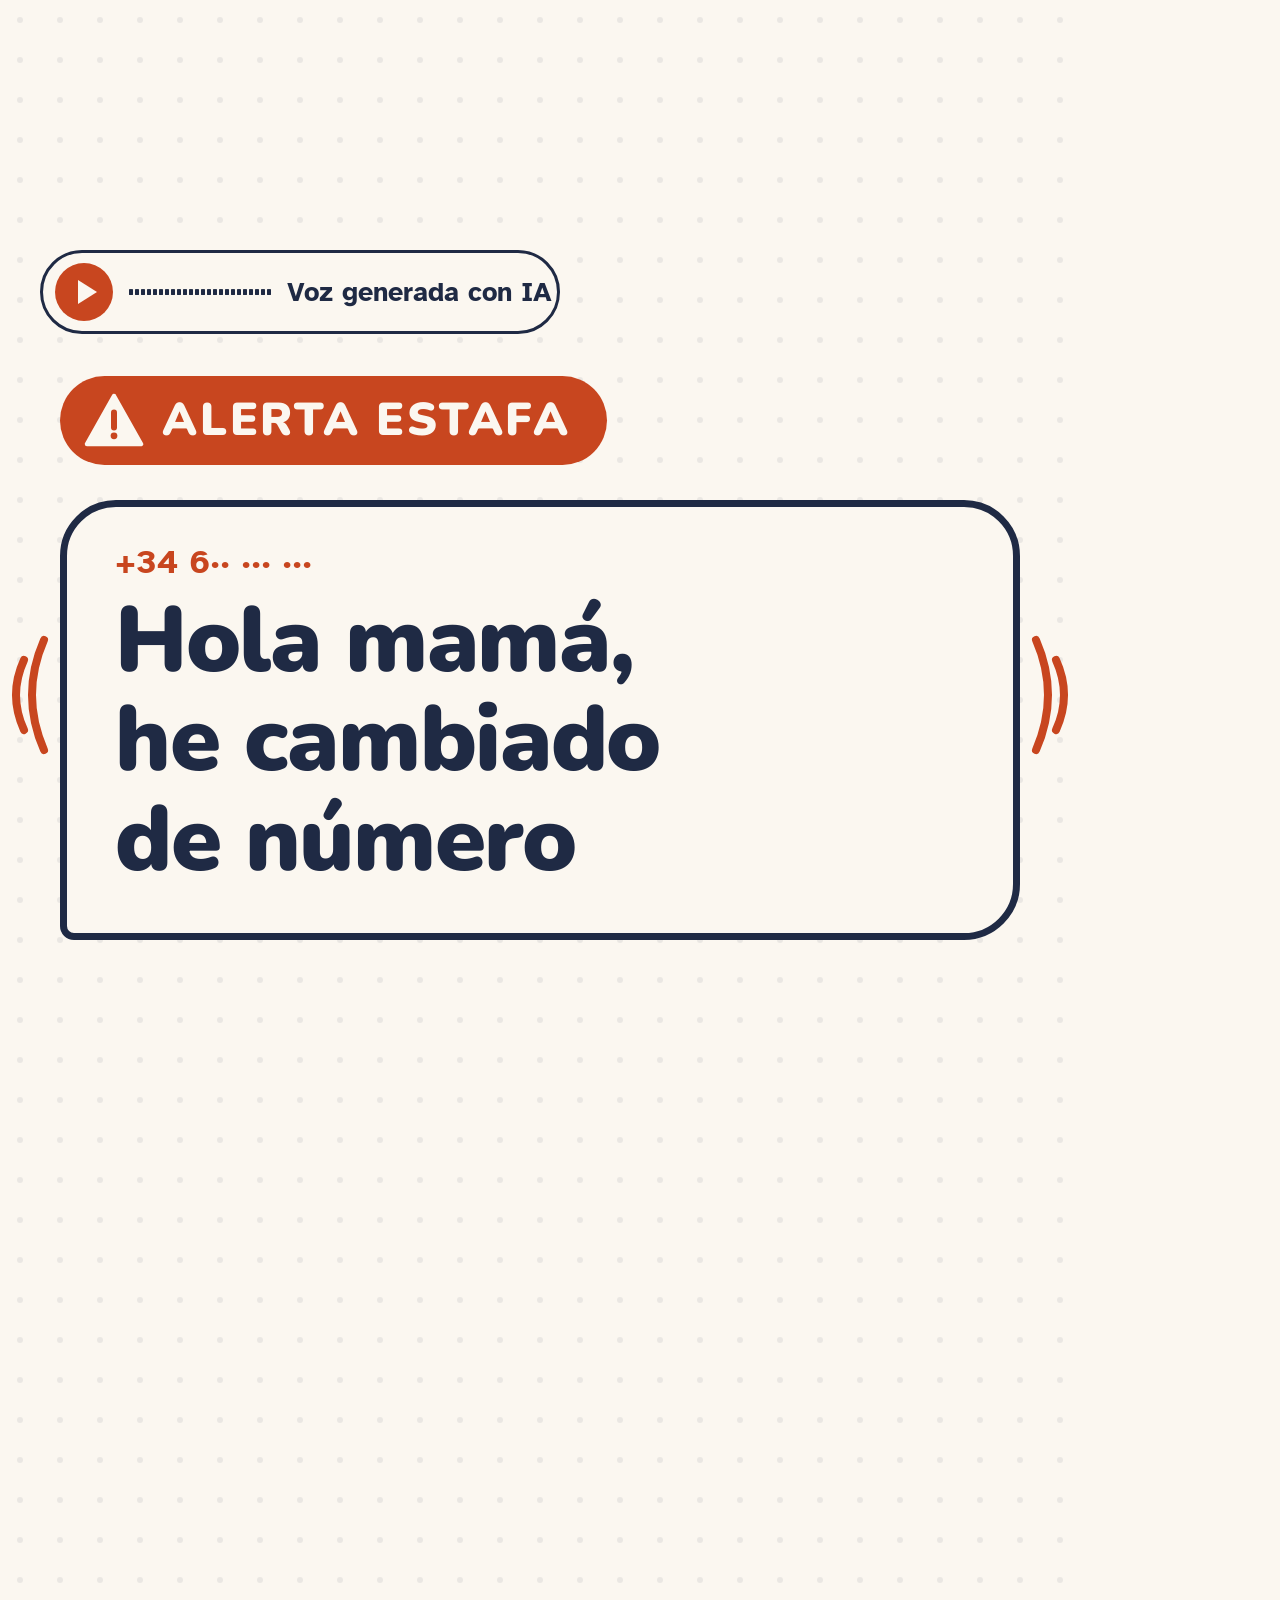
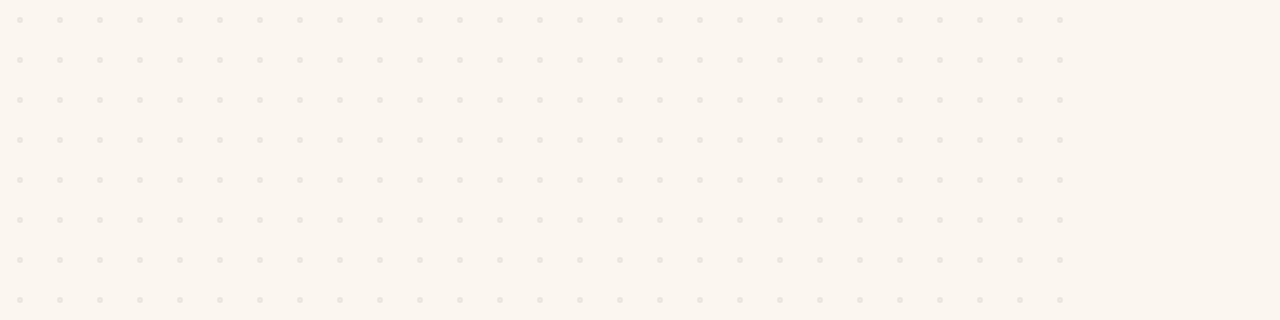
<file: videos/NIETO-23-corto-hola-mama-ia/index.html>
<!doctype html>
<html lang="es">
  <head>
    <meta charset="UTF-8" />
    <meta name="viewport" content="width=1080, height=1920" />
    <title>El Nieto Digital · corto «hola mamá» (piloto hecho con IA)</title>
    <!-- GSAP y fuentes vendorizados: el Chrome headless del render no alcanza la CDN (lección de NIETO-19). -->
    <script src="vendor/gsap.min.js"></script>
    <!-- Generados por herramientas/: tiempos de cada palabra de la locución y cues de lo que pasa en pantalla. -->
    <script src="tiempos.js"></script>
    <script src="cues.js"></script>
    <style>
      @font-face {
        font-family: "Nunito";
        src: url("fonts/nunito-var-latin.woff2") format("woff2");
        font-weight: 200 1000;
        font-display: block;
      }
      @font-face {
        font-family: "Atkinson Hyperlegible";
        src: url("fonts/atkinson-700-latin.woff2") format("woff2");
        font-weight: 700;
        font-display: block;
      }
      @font-face {
        font-family: "Atkinson Hyperlegible";
        src: url("fonts/atkinson-400-latin.woff2") format("woff2");
        font-weight: 400;
        font-display: block;
      }
      /* Marca D7: naranja #C8461F, azul #1F2A44, crema #FBF7F0. Sobre azul, el naranja va DETRÁS del texto crema.
         Zonas de interfaz de Shorts/Reels/TikTok libres: nada importante por encima de y≈240 ni por debajo de
         y≈1500, y nada en la columna de botones (x > 920) entre y≈850 y y≈1650. */
      * {
        margin: 0;
        padding: 0;
        box-sizing: border-box;
      }
      html,
      body {
        width: 1080px;
        height: 1920px;
        overflow: hidden;
        background: #fbf7f0;
      }
      #root {
        position: relative;
        width: 1080px;
        height: 1920px;
        overflow: hidden;
        font-family: "Nunito", sans-serif;
        color: #1f2a44;
      }
      .full {
        position: absolute;
        left: 0;
        top: 0;
        width: 1080px;
        height: 1920px;
      }
      .abs {
        position: absolute;
      }
      .mask {
        position: absolute;
        overflow: hidden;
      }
      .line {
        display: block;
        white-space: nowrap;
      }
      .t-l {
        font-weight: 900;
        font-size: 96px;
        line-height: 1.08;
        letter-spacing: -0.015em;
      }
      .naranja {
        color: #c8461f;
      }
      .crema-t {
        color: #fbf7f0;
      }
      .mk {
        position: relative;
        display: inline-block;
      }
      .mk-bg {
        position: absolute;
        left: -0.12em;
        right: -0.12em;
        top: 0.14em;
        bottom: 0.04em;
        border-radius: 0.16em;
        background: #c8461f;
        transform-origin: 0 50%;
        transform: scaleX(0);
        display: block;
      }
      .mk-t {
        position: relative;
      }
      #paper {
        position: absolute;
        left: -40px;
        top: -80px;
        width: 1200px;
        height: 2120px;
        opacity: 0.07;
      }

      /* ── Nota de voz «Voz generada con IA»: visible TODO el vídeo ─────────────── */
      #vnote {
        position: absolute;
        left: 40px;
        top: 250px;
        width: 520px;
        height: 84px;
        border-radius: 42px;
        background: #fbf7f0;
        border: 3px solid #1f2a44;
        display: flex;
        align-items: center;
        padding: 0 26px 0 12px;
        gap: 16px;
        z-index: 60;
      }
      #vn-play {
        width: 58px;
        height: 58px;
        flex: none;
        display: block;
      }
      #vn-bars {
        position: relative;
        width: 142px;
        height: 44px;
        flex: none;
      }
      .vb {
        position: absolute;
        top: 0;
        bottom: 0;
        width: 4px;
        height: 44px;
        margin: auto 0;
        border-radius: 3px;
        background: #1f2a44;
        transform: scaleY(0.14);
      }
      #vn-txt {
        font-family: "Atkinson Hyperlegible", sans-serif;
        font-weight: 700;
        font-size: 27px;
        white-space: nowrap;
      }

      /* ── Subtítulos: siempre, grandes, dos líneas equilibradas, fuera de la columna de botones ── */
      #caps {
        position: absolute;
        left: 0;
        top: 1324px;
        width: 1000px;
        height: 170px;
        z-index: 55;
      }
      .chunk {
        position: absolute;
        left: 0;
        top: 0;
        width: 1000px;
        text-align: center;
        opacity: 0;
      }
      .chunk-in {
        display: inline-block;
        max-width: 860px;
        padding: 12px 30px 18px;
        border-radius: 26px;
        background: rgba(251, 247, 240, 0.95);
        border: 2px solid rgba(31, 42, 68, 0.16);
        font-family: "Atkinson Hyperlegible", sans-serif;
        font-weight: 700;
        font-size: 52px;
        line-height: 1.25;
        white-space: normal;
        text-wrap: balance;
        color: #1f2a44;
      }
      .w {
        position: relative;
        display: inline-block;
      }
      .w i {
        position: absolute;
        left: -3px;
        right: -3px;
        bottom: -6px;
        height: 8px;
        border-radius: 4px;
        background: #c8461f;
        transform-origin: 0 50%;
        transform: scaleX(0);
        display: block;
      }
      .hand {
        position: absolute;
        z-index: 50;
      }
      /* Girada 90°: el dedo apunta a la derecha y la yema cae en (259, 161) de su caja. */
      #hand6 svg {
        transform: rotate(90deg);
      }

      /* ── S1 · el gancho: el mensaje está en pantalla desde el fotograma 0 ────────── */
      #w1 {
        transform-origin: 540px 760px;
      }
      .alerta {
        position: absolute;
        display: inline-flex;
        align-items: center;
        gap: 18px;
        padding: 12px 36px 14px 24px;
        border-radius: 999px;
        background: #c8461f;
        color: #fbf7f0;
        font-weight: 1000;
        font-size: 46px;
        letter-spacing: 0.06em;
        white-space: nowrap;
      }
      #al1 {
        left: 60px;
        top: 376px;
      }
      #gb {
        position: absolute;
        left: 60px;
        top: 500px;
        width: 960px;
        padding: 34px 48px 44px;
        border-radius: 56px 56px 56px 14px;
        background: #fbf7f0;
        border: 7px solid #1f2a44;
        transform-origin: 0 0;
      }
      .gfrom {
        font-family: "Atkinson Hyperlegible", sans-serif;
        font-weight: 700;
        font-size: 34px;
        color: #c8461f;
        margin-bottom: 8px;
      }
      .gmsg {
        font-weight: 900;
        font-size: 92px;
        line-height: 1.08;
        letter-spacing: -0.015em;
        text-wrap: balance;
      }
      .vib {
        position: absolute;
        width: 60px;
        height: 150px;
        top: 620px;
      }
      #estampa {
        position: absolute;
        left: 0;
        top: 1010px;
        width: 1080px;
        text-align: center;
      }
      #estampa-in {
        display: inline-block;
        padding: 4px 44px 14px;
        border: 12px solid #c8461f;
        border-radius: 26px;
        color: #c8461f;
        background: rgba(251, 247, 240, 0.94);
        font-weight: 1000;
        font-size: 150px;
        line-height: 1.1;
        letter-spacing: 0.04em;
        white-space: nowrap;
        opacity: 0;
      }

      /* ── El móvil del chat (S2-S6) ─────────────────────────────────────────── */
      #ph {
        position: absolute;
        left: 170px;
        top: 640px;
        width: 740px;
        height: 660px;
        border-radius: 64px;
        background: #1f2a44;
      }
      #scr {
        position: absolute;
        left: 14px;
        top: 14px;
        width: 712px;
        height: 632px;
        border-radius: 50px;
        background: #fbf7f0;
        overflow: hidden;
      }
      #hd {
        position: absolute;
        left: 0;
        top: 0;
        width: 712px;
        height: 96px;
        display: flex;
        align-items: center;
        gap: 14px;
        padding: 4px 0 0 20px;
        border-bottom: 3px solid rgba(31, 42, 68, 0.15);
      }
      .chev {
        width: 34px;
        height: 34px;
        flex: none;
      }
      #av {
        width: 66px;
        height: 66px;
        flex: none;
        border-radius: 50%;
        background: #1f2a44;
        color: #fbf7f0;
        font-weight: 900;
        font-size: 40px;
        line-height: 66px;
        text-align: center;
      }
      #num {
        font-family: "Atkinson Hyperlegible", sans-serif;
        font-weight: 700;
        font-size: 34px;
        white-space: nowrap;
      }
      #enl {
        font-family: "Atkinson Hyperlegible", sans-serif;
        font-size: 24px;
        opacity: 0.6;
      }
      #r1 {
        position: absolute;
        left: 116px;
        top: 8px;
        width: 330px;
        height: 80px;
        border-radius: 24px;
      }
      .ring {
        position: absolute;
        border: 6px solid #c8461f;
        opacity: 0;
      }
      .bub .ring {
        left: -14px;
        top: -14px;
        right: -14px;
        bottom: -14px;
        border-radius: 38px;
      }
      #chat {
        position: absolute;
        left: 0;
        top: 96px;
        width: 712px;
        height: 450px;
        overflow: hidden;
        background: rgba(31, 42, 68, 0.06);
      }
      #cc {
        position: absolute;
        left: 0;
        top: 0;
        width: 712px;
        height: 920px;
      }
      .bub {
        position: absolute;
        left: 22px;
        padding: 12px 24px 14px;
        border-radius: 30px 30px 30px 8px;
        background: #fbf7f0;
        border: 4px solid #1f2a44;
        font-family: "Atkinson Hyperlegible", sans-serif;
        font-size: 40px;
        line-height: 50px;
        white-space: nowrap;
        transform-origin: 0 100%;
        transform: scale(0);
      }
      .bub.two {
        width: 500px;
        white-space: normal;
      }
      #sep {
        position: absolute;
        left: 0;
        width: 712px;
        text-align: center;
        opacity: 0;
      }
      #sep span {
        display: inline-block;
        padding: 6px 22px 8px;
        border-radius: 999px;
        background: rgba(31, 42, 68, 0.12);
        font-family: "Atkinson Hyperlegible", sans-serif;
        font-weight: 700;
        font-size: 26px;
      }
      #typ {
        width: 130px;
        height: 84px;
      }
      #typ b {
        position: absolute;
        top: 30px;
        width: 16px;
        height: 16px;
        border-radius: 50%;
        background: #1f2a44;
        opacity: 0.55;
      }
      #b6 {
        width: 420px;
        height: 196px;
        white-space: normal;
        padding: 14px 24px 18px;
      }
      #b6 .k {
        display: block;
        margin-bottom: 4px;
        font-weight: 700;
        font-size: 28px;
        line-height: 34px;
        opacity: 0.7;
      }
      #b6 .imp {
        font-family: "Nunito", sans-serif;
        font-weight: 900;
        font-size: 56px;
        line-height: 64px;
      }
      #env {
        margin-top: 10px;
        height: 54px;
        border-radius: 16px;
        background: #1f2a44;
        color: #fbf7f0;
        font-weight: 700;
        font-size: 30px;
        line-height: 54px;
        text-align: center;
      }
      #ib {
        position: absolute;
        left: 0;
        bottom: 0;
        width: 712px;
        height: 86px;
        border-top: 3px solid rgba(31, 42, 68, 0.12);
        background: #fbf7f0;
      }
      #campo {
        position: absolute;
        left: 18px;
        top: 10px;
        width: 560px;
        height: 64px;
        border-radius: 32px;
        border: 3px solid rgba(31, 42, 68, 0.25);
        padding-left: 26px;
        font-family: "Atkinson Hyperlegible", sans-serif;
        font-size: 30px;
        line-height: 58px;
        color: rgba(31, 42, 68, 0.55);
      }
      #send {
        position: absolute;
        right: 18px;
        top: 10px;
        width: 64px;
        height: 64px;
        border-radius: 50%;
        background: #1f2a44;
      }
      .xmark {
        position: absolute;
        width: 110px;
        height: 110px;
        opacity: 0;
      }
      #x1 {
        left: 240px;
        top: -12px;
      }
      #x2 {
        left: 155px;
        top: 100px;
      }

      /* Contacto: el número de siempre. */
      #scr2 {
        position: absolute;
        left: 0;
        top: 0;
        width: 712px;
        height: 632px;
        background: #fbf7f0;
        opacity: 0;
      }
      #c-top {
        position: absolute;
        left: 0;
        top: 0;
        width: 712px;
        height: 90px;
        display: flex;
        align-items: center;
        gap: 12px;
        padding: 6px 0 0 20px;
        font-family: "Atkinson Hyperlegible", sans-serif;
        font-weight: 700;
        font-size: 30px;
      }
      #c-av {
        position: absolute;
        left: 281px;
        top: 96px;
        width: 150px;
        height: 150px;
      }
      .c-ring {
        position: absolute;
        left: 281px;
        top: 96px;
        width: 150px;
        height: 150px;
        border-radius: 50%;
        border: 6px solid #c8461f;
        opacity: 0;
      }
      #c-name {
        position: absolute;
        left: 0;
        top: 256px;
        width: 712px;
        text-align: center;
        font-weight: 900;
        font-size: 56px;
      }
      #c-num {
        position: absolute;
        left: 0;
        top: 340px;
        width: 712px;
        text-align: center;
        font-family: "Atkinson Hyperlegible", sans-serif;
        font-size: 34px;
        white-space: nowrap;
      }
      #c-tag {
        font-weight: 700;
        margin-left: 12px;
        color: #fbf7f0;
      }
      #c-tag .mk-t {
        opacity: 0;
      }
      #c-guard {
        position: absolute;
        left: 0;
        top: 404px;
        width: 712px;
        text-align: center;
        font-family: "Atkinson Hyperlegible", sans-serif;
        font-weight: 700;
        font-size: 28px;
        color: rgba(31, 42, 68, 0.8);
        opacity: 0;
      }
      .cbtn {
        position: absolute;
        top: 476px;
        width: 290px;
        height: 96px;
        border-radius: 48px;
        font-family: "Atkinson Hyperlegible", sans-serif;
        font-weight: 700;
        font-size: 36px;
        line-height: 90px;
        text-align: center;
      }
      #c-call {
        left: 56px;
        background: #c8461f;
        color: #fbf7f0;
      }
      #c-call span {
        position: absolute;
        left: 0;
        top: 0;
        width: 290px;
        height: 96px;
        border-radius: 48px;
        background: #c8461f;
        line-height: 96px;
      }
      #c-call .b {
        opacity: 0;
      }
      #c-msg {
        left: 366px;
        border: 4px solid #1f2a44;
      }
      #c-trash {
        position: absolute;
        left: 590px;
        top: 6px;
        width: 84px;
        height: 84px;
        transform: scale(0);
      }
      #x3 {
        left: 636px;
        top: 46px;
        width: 64px;
        height: 64px;
      }

      /* Zona de texto (S2-S6): y 356-610, por encima del móvil. */
      .sg {
        position: absolute;
        left: 60px;
        display: inline-flex;
        align-items: center;
        gap: 16px;
        height: 76px;
        padding: 0 30px 0 12px;
        border-radius: 999px;
        background: #c8461f;
        color: #fbf7f0;
        font-weight: 900;
        font-size: 44px;
        white-space: nowrap;
        opacity: 0;
      }
      .sg .n {
        width: 54px;
        height: 54px;
        border-radius: 50%;
        background: #fbf7f0;
        color: #c8461f;
        font-size: 34px;
        line-height: 54px;
        text-align: center;
      }
      .eb {
        position: absolute;
        left: 60px;
        font-family: "Atkinson Hyperlegible", sans-serif;
        font-weight: 700;
        font-size: 38px;
        letter-spacing: 0.16em;
        color: #c8461f;
        white-space: nowrap;
      }
      .ico-x {
        display: inline-block;
        width: 84px;
        height: 84px;
        vertical-align: -8px;
        margin-right: 18px;
      }

      /* ── S7 · la regla ─────────────────────────────────────────────────────── */
      .frow {
        position: absolute;
        left: 60px;
        display: flex;
        align-items: center;
        gap: 26px;
        font-weight: 900;
        font-size: 104px;
        white-space: nowrap;
        opacity: 0;
      }
      .frow .mas {
        width: 70px;
        text-align: center;
        color: #c8461f;
      }
      .frow svg {
        width: 124px;
        height: 124px;
        flex: none;
      }
      #f4 {
        position: absolute;
        left: 0;
        top: 1000px;
        width: 1080px;
        text-align: center;
      }
      #f4-in {
        display: inline-block;
        padding: 2px 40px 12px;
        border: 11px solid #c8461f;
        border-radius: 24px;
        color: #c8461f;
        font-weight: 1000;
        font-size: 128px;
        letter-spacing: 0.04em;
        white-space: nowrap;
        opacity: 0;
      }
      #f0 {
        position: absolute;
        left: 60px;
        top: 372px;
        font-family: "Atkinson Hyperlegible", sans-serif;
        font-weight: 700;
        font-size: 46px;
        white-space: nowrap;
        color: rgba(31, 42, 68, 0.85);
      }

      /* ── S8 · ante la duda (azul) ──────────────────────────────────────────── */
      #s8 {
        background: #1f2a44;
        clip-path: circle(0px at 540px 1070px);
        z-index: 22;
      }
      .per {
        position: absolute;
        width: 170px;
        height: 170px;
        transform: scale(0);
      }
      .dq {
        position: absolute;
        width: 104px;
        height: 104px;
        border-radius: 52px 52px 52px 10px;
        background: #fbf7f0;
        color: #1f2a44;
        font-weight: 1000;
        font-size: 66px;
        line-height: 100px;
        text-align: center;
        transform: scale(0);
      }

      /* ── S9 · envíeselo, y cierre ──────────────────────────────────────────── */
      #s9 {
        background: #fbf7f0;
        clip-path: inset(100% 0 0 0);
        z-index: 24;
      }
      #mc {
        position: absolute;
        left: 200px;
        top: 800px;
        width: 230px;
        height: 150px;
        border-radius: 22px;
        background: #1f2a44;
        color: #fbf7f0;
        font-weight: 1000;
        font-size: 30px;
        line-height: 1.05;
        padding: 22px 20px;
        opacity: 0;
      }
      #mc span {
        display: block;
      }
      #mc .o {
        display: inline-block;
        margin-top: 10px;
        color: #fbf7f0;
        background: #c8461f;
        padding: 0 8px;
        border-radius: 8px;
      }
      #logoLayer {
        position: absolute;
        left: 90px;
        top: 410px;
        width: 900px;
        height: 335px;
        opacity: 0;
      }
      #logo {
        width: 900px;
        height: 335px;
        display: block;
        overflow: visible;
      }
      #c017 {
        position: absolute;
        left: 90px;
        top: 800px;
        width: 900px;
        height: 196px;
        border-radius: 40px;
        background: #1f2a44;
        color: #fbf7f0;
        text-align: center;
        padding-top: 18px;
        opacity: 0;
      }
      #c017 .a {
        font-weight: 900;
        font-size: 84px;
        line-height: 96px;
      }
      #c017 .b {
        font-family: "Atkinson Hyperlegible", sans-serif;
        font-weight: 700;
        font-size: 40px;
        opacity: 0.88;
      }
      #resp {
        position: absolute;
        left: 90px;
        top: 1030px;
        width: 900px;
        text-align: center;
        font-family: "Atkinson Hyperlegible", sans-serif;
        font-size: 38px;
        line-height: 1.34;
        text-wrap: balance;
        opacity: 0;
      }
    </style>
  </head>
  <body>
    <div id="root" data-composition-id="main" data-start="0" data-duration="53" data-width="1080" data-height="1920">
      <audio id="banda" src="audio/banda-sonora.mp3" data-start="0" data-duration="53" data-track-index="10" data-volume="1"></audio>

      <svg id="paper" viewBox="0 0 1200 2120">
        <defs>
          <pattern id="dots" width="40" height="40" patternUnits="userSpaceOnUse">
            <circle cx="20" cy="20" r="3" fill="#1F2A44" />
          </pattern>
        </defs>
        <rect width="1200" height="2120" fill="url(#dots)" />
      </svg>

      <!-- ═══ S1 · el gancho (0 – 5 s) ═══ -->
      <div id="s1" class="full" style="z-index: 11">
        <div id="w1" class="full">
          <div id="al1" class="alerta">
            <svg viewBox="0 0 80 72" style="width: 60px; height: 54px; display: block">
              <path d="M40 4 L76 68 H4 Z" fill="#FBF7F0" stroke="#FBF7F0" stroke-width="6" stroke-linejoin="round" />
              <path d="M40 26 V46" stroke="#C8461F" stroke-width="8" stroke-linecap="round" />
              <circle cx="40" cy="57" r="4.5" fill="#C8461F" />
            </svg>
            <span>ALERTA ESTAFA</span>
          </div>
          <svg class="vib" style="left: 0" viewBox="0 0 60 150">
            <path d="M44 20 Q20 75 44 130" stroke="#C8461F" stroke-width="8" fill="none" stroke-linecap="round" />
            <path d="M24 40 Q8 75 24 110" stroke="#C8461F" stroke-width="8" fill="none" stroke-linecap="round" />
          </svg>
          <svg class="vib" style="left: 1020px" viewBox="0 0 60 150">
            <path d="M16 20 Q40 75 16 130" stroke="#C8461F" stroke-width="8" fill="none" stroke-linecap="round" />
            <path d="M36 40 Q52 75 36 110" stroke="#C8461F" stroke-width="8" fill="none" stroke-linecap="round" />
          </svg>
          <div id="gb">
            <div class="gfrom">+34 6·· ··· ···</div>
            <div class="gmsg">Hola mamá, he cambiado de número</div>
          </div>
          <div id="estampa" data-layout-allow-overlap><span id="estampa-in">= ESTAFA</span></div>
        </div>
      </div>

      <!-- ═══ S2-S6 · el móvil ═══ -->
      <div id="phL" class="full" style="opacity: 0; z-index: 10">
        <div id="ph">
          <div id="scr">
            <div id="hd">
              <svg class="chev" viewBox="0 0 34 34"><path d="M22 6 L10 17 L22 28" stroke="#1F2A44" stroke-width="5" fill="none" stroke-linecap="round" stroke-linejoin="round" /></svg>
              <div id="av">?</div>
              <div>
                <div id="num">+34 6·· ··· ···</div>
                <div id="enl">en línea</div>
              </div>
              <div id="r1" class="ring"></div>
            </div>
            <div id="chat">
              <div id="cc">
                <div id="b1" class="bub two" style="top: 14px">Hola mamá, he cambiado de número</div>
                <div id="b2" class="bub" style="top: 160px">Soy yo</div>
                <div id="b3" class="bub" style="top: 256px">Se me ha roto el móvil</div>
                <div id="b4" class="bub" style="top: 352px">Guarda este número nuevo<div id="r2" class="ring"></div></div>
                <div id="sep" style="top: 450px"><span>Más tarde</span></div>
                <div id="typ" class="bub" style="top: 512px"><b style="left: 26px"></b><b style="left: 57px"></b><b style="left: 88px"></b></div>
                <div id="b5" class="bub" style="top: 512px">Necesito dinero, es urgente<div id="r3" class="ring"></div></div>
                <div id="b6" class="bub" style="top: 610px">
                  <div class="k">Bizum</div>
                  <div class="imp">480 €</div>
                  <div id="env">Enviar</div>
                  <svg id="x2" class="xmark" viewBox="0 0 120 120" data-layout-allow-overlap><circle cx="60" cy="60" r="56" fill="#C8461F" /><path d="M38 38 L82 82 M82 38 L38 82" stroke="#FBF7F0" stroke-width="14" stroke-linecap="round" /></svg>
                </div>
                <div id="b7" class="bub" style="top: 820px">¡Rápido! Luego te lo explico</div>
              </div>
            </div>
            <div id="ib">
              <div id="campo">Mensaje</div>
              <div id="send"><svg viewBox="0 0 64 64" style="width: 64px; height: 64px; display: block"><path d="M18 32 H44 M34 21 L45 32 L34 43" stroke="#FBF7F0" stroke-width="6" fill="none" stroke-linecap="round" stroke-linejoin="round" /></svg></div>
              <svg id="x1" class="xmark" viewBox="0 0 120 120" data-layout-allow-overlap><circle cx="60" cy="60" r="56" fill="#C8461F" /><path d="M38 38 L82 82 M82 38 L38 82" stroke="#FBF7F0" stroke-width="14" stroke-linecap="round" /></svg>
            </div>

            <div id="scr2">
              <div id="c-top">
                <svg class="chev" viewBox="0 0 34 34"><path d="M22 6 L10 17 L22 28" stroke="#1F2A44" stroke-width="5" fill="none" stroke-linecap="round" stroke-linejoin="round" /></svg>
                <span>Contactos</span>
              </div>
              <div class="c-ring"></div>
              <div class="c-ring"></div>
              <svg id="c-av" viewBox="0 0 150 150">
                <circle cx="75" cy="75" r="75" fill="#1F2A44" />
                <circle cx="75" cy="58" r="24" fill="#FBF7F0" />
                <path d="M32 122 C38 96 54 88 75 88 C96 88 112 96 118 122 Z" fill="#FBF7F0" />
                <circle cx="124" cy="124" r="24" fill="#C8461F" stroke="#FBF7F0" stroke-width="4" />
                <path d="M124 136 C112 128 113 116 120 116 C122 116 124 118 124 120 C124 118 126 116 128 116 C135 116 136 128 124 136 Z" fill="#FBF7F0" />
              </svg>
              <div id="c-name">Mi hijo</div>
              <div id="c-num">Móvil · 6·· ··· ···<span id="c-tag" class="mk"><span class="mk-bg"></span><span class="mk-t">de siempre</span></span></div>
              <div id="c-guard">✓ Guardado en sus contactos</div>
              <div id="c-call" class="cbtn"><span class="a">Llamar</span><span class="b">Llamando…</span></div>
              <div id="c-msg" class="cbtn">Mensaje</div>
              <svg id="c-trash" viewBox="0 0 72 72">
                <path d="M14 20 H58 M28 20 V12 H44 V20 M20 20 L24 62 H48 L52 20" stroke="#1F2A44" stroke-width="6" fill="none" stroke-linecap="round" stroke-linejoin="round" />
              </svg>
              <svg id="x3" class="xmark" viewBox="0 0 120 120" data-layout-allow-overlap><circle cx="60" cy="60" r="56" fill="#C8461F" /><path d="M38 38 L82 82 M82 38 L38 82" stroke="#FBF7F0" stroke-width="14" stroke-linecap="round" /></svg>
            </div>
          </div>
        </div>
      </div>

      <!-- Zona de texto de S2-S6 (y 356-610). -->
      <div id="tz" class="full" style="z-index: 12">
        <div id="sg1" class="sg" style="top: 356px"><span class="n">1</span>Número desconocido</div>
        <div id="sg2" class="sg" style="top: 444px"><span class="n">2</span>«Guarda este número»</div>
        <div id="sg3" class="sg" style="top: 532px"><span class="n">3</span>Dinero + prisa</div>

        <div id="q-eb" class="eb" style="top: 360px; opacity: 0">QUÉ HACER</div>
        <div class="mask" style="left: 40px; top: 410px; width: 1000px; height: 112px">
          <div id="q1" class="line t-l" style="padding-left: 20px"><svg class="ico-x" viewBox="0 0 120 120"><circle cx="60" cy="60" r="56" fill="#C8461F" /><path d="M38 38 L82 82 M82 38 L38 82" stroke="#FBF7F0" stroke-width="14" stroke-linecap="round" /></svg>No conteste.</div>
        </div>
        <div class="mask" style="left: 40px; top: 516px; width: 1000px; height: 112px">
          <div id="q2" class="line t-l" style="padding-left: 20px"><svg class="ico-x" viewBox="0 0 120 120"><circle cx="60" cy="60" r="56" fill="#C8461F" /><path d="M38 38 L82 82 M82 38 L38 82" stroke="#FBF7F0" stroke-width="14" stroke-linecap="round" /></svg>No pague.</div>
        </div>

        <div class="mask" style="left: 40px; top: 380px; width: 1000px; height: 112px">
          <div id="l1" class="line t-l" style="padding-left: 20px">Llame al número</div>
        </div>
        <div class="mask" style="left: 40px; top: 486px; width: 1000px; height: 118px">
          <div id="l2" class="line t-l crema-t" style="padding-left: 32px"><span class="mk"><span id="l2-mk" class="mk-bg"></span><span class="mk-t">DE SIEMPRE</span></span></div>
        </div>
        <div class="mask" style="left: 40px; top: 380px; width: 1000px; height: 112px">
          <div id="n1" class="line t-l" style="padding-left: 20px">No borre el número</div>
        </div>
        <div class="mask" style="left: 40px; top: 486px; width: 1000px; height: 112px">
          <div id="n2" class="line t-l naranja" style="padding-left: 20px">antiguo.</div>
        </div>
      </div>

      <!-- ═══ S7 · la regla ═══ -->
      <div id="s7" class="full" style="opacity: 0; z-index: 20">
        <div id="f0">Nadie de confianza le pide…</div>
        <div id="f1" class="frow" style="top: 470px">
          <span class="mas"></span>
          <svg viewBox="0 0 124 124"><circle cx="62" cy="62" r="62" fill="#1F2A44" /><text x="62" y="86" text-anchor="middle" font-family="Nunito" font-weight="900" font-size="70" fill="#FBF7F0">€</text></svg>
          <span>Dinero</span>
        </div>
        <div id="f2" class="frow" style="top: 640px">
          <span class="mas">+</span>
          <svg viewBox="0 0 124 124"><circle cx="62" cy="62" r="62" fill="#1F2A44" /><circle cx="62" cy="66" r="36" fill="none" stroke="#FBF7F0" stroke-width="8" /><path d="M62 44 V66 L76 76" stroke="#FBF7F0" stroke-width="8" fill="none" stroke-linecap="round" /><path d="M50 22 H74" stroke="#FBF7F0" stroke-width="8" stroke-linecap="round" /></svg>
          <span>Prisa</span>
        </div>
        <div id="f3" class="frow" style="top: 810px">
          <span class="mas">+</span>
          <svg viewBox="0 0 124 124"><circle cx="62" cy="62" r="62" fill="#1F2A44" /><path d="M30 36 H94 A8 8 0 0 1 102 44 V76 A8 8 0 0 1 94 84 H54 L38 98 V84 H30 A8 8 0 0 1 22 76 V44 A8 8 0 0 1 30 36 Z" fill="#FBF7F0" /></svg>
          <span>Mensaje</span>
        </div>
        <div id="f4" data-layout-allow-overlap><span id="f4-in">= ESTAFA</span></div>
      </div>

      <!-- ═══ S8 · ante la duda ═══ -->
      <div id="s8" class="full">
        <div class="mask" style="left: 40px; top: 380px; width: 1000px; height: 118px">
          <div id="d1" class="line t-l crema-t" style="padding-left: 20px">Ante la duda,</div>
        </div>
        <div class="mask" style="left: 40px; top: 498px; width: 1000px; height: 124px">
          <div id="d2" class="line t-l crema-t" style="padding-left: 32px"><span class="mk"><span id="d2-mk" class="mk-bg"></span><span class="mk-t">no toque nada.</span></span></div>
        </div>
        <div class="mask" style="left: 40px; top: 380px; width: 1000px; height: 118px">
          <div id="d3" class="line t-l crema-t" style="padding-left: 20px">Pregunte a alguien</div>
        </div>
        <div class="mask" style="left: 40px; top: 498px; width: 1000px; height: 124px">
          <div id="d4" class="line t-l crema-t" style="padding-left: 32px"><span class="mk"><span id="d4-mk" class="mk-bg"></span><span class="mk-t">de confianza.</span></span></div>
        </div>
        <svg id="m8" class="abs" style="left: 390px; top: 700px; width: 300px; height: 300px" viewBox="0 0 120 120">
          <rect x="32" y="6" width="56" height="108" rx="14" fill="#C8461F" />
          <rect x="39" y="18" width="42" height="78" rx="7" fill="#FBF7F0" />
          <g id="m8-eyes"><circle cx="52" cy="46" r="5" fill="#1F2A44" /><circle cx="68" cy="46" r="5" fill="#1F2A44" /></g>
          <path id="m8-mouth" d="M49 62 Q60 76 71 62" stroke="#1F2A44" stroke-width="5" fill="none" stroke-linecap="round" />
          <rect x="51" y="103" width="18" height="4" rx="2" fill="#FBF7F0" />
        </svg>
        <svg id="arc8" class="abs" style="left: 0; top: 0; width: 1080px; height: 1920px; overflow: visible" viewBox="0 0 1080 1920">
          <path id="arc8-p" d="M300,880 Q540,720 780,880" pathLength="1" stroke="#C8461F" stroke-width="10" stroke-linecap="round" fill="none" stroke-dasharray="1" stroke-dashoffset="1" />
        </svg>
        <div id="pA" class="per" style="left: 215px; top: 900px"></div>
        <div id="pB" class="per" style="left: 695px; top: 900px"></div>
        <div id="qA" class="dq" style="left: 150px; top: 760px">?</div>
        <div id="qB" class="dq" style="left: 836px; top: 760px; border-radius: 52px 52px 10px 52px">✓</div>
        <div id="hand8" class="hand" style="left: 437px; top: 1040px"></div>
      </div>

      <!-- ═══ S9 · envíeselo, y cierre ═══ -->
      <div id="s9" class="full">
        <div class="mask" style="left: 40px; top: 380px; width: 1000px; height: 112px">
          <div id="e1" class="line t-l" style="padding-left: 20px">Envíeselo a quien</div>
        </div>
        <div class="mask" style="left: 40px; top: 486px; width: 1000px; height: 112px">
          <div id="e2" class="line t-l naranja" style="padding-left: 20px">lo necesite.</div>
        </div>
        <svg id="m9" class="abs" style="left: 90px; top: 760px; width: 240px; height: 240px; transform: scale(0)" viewBox="0 0 120 120">
          <rect x="32" y="6" width="56" height="108" rx="14" fill="#C8461F" />
          <rect x="39" y="18" width="42" height="78" rx="7" fill="#FBF7F0" />
          <circle cx="52" cy="46" r="5" fill="#1F2A44" />
          <circle cx="68" cy="46" r="5" fill="#1F2A44" />
          <path d="M49 62 Q60 76 71 62" stroke="#1F2A44" stroke-width="5" fill="none" stroke-linecap="round" />
          <rect x="51" y="103" width="18" height="4" rx="2" fill="#FBF7F0" />
        </svg>
        <svg id="arc9" class="abs" style="left: 0; top: 0; width: 1080px; height: 1920px; overflow: visible" viewBox="0 0 1080 1920">
          <path id="arc9-p" d="M300,800 Q540,620 760,820" pathLength="1" stroke="#C8461F" stroke-width="10" stroke-linecap="round" stroke-dasharray="0.04 0.03" fill="none" opacity="0" />
          <path id="arc9-h" d="M728 786 L764 824 L716 834" stroke="#C8461F" stroke-width="10" stroke-linecap="round" stroke-linejoin="round" fill="none" opacity="0" />
        </svg>
        <div id="p9" class="per" style="left: 690px; top: 840px"></div>
        <div id="mc"><span>HOLA MAMÁ</span><span class="o">= ESTAFA</span></div>

        <!-- Logotipo con los trazados exactos de marca/logo-horizontal-color.svg. -->
        <div id="logoLayer">
          <svg id="logo" viewBox="0 0 376 140">
          <defs>
            <clipPath id="lk-c1"><rect x="160" y="18" width="216" height="54" /></clipPath>
            <clipPath id="lk-c2"><rect x="160" y="74" width="216" height="66" /></clipPath>
          </defs>
          <g id="lk-m">
            <g transform="scale(1.1666667)">
              <rect x="32" y="6" width="56" height="108" rx="14" fill="#C8461F" />
              <rect x="39" y="18" width="42" height="78" rx="7" fill="#FBF7F0" />
              <circle id="lk-eyeL" cx="52" cy="46" r="5" fill="#1F2A44" />
              <circle id="lk-eyeR" cx="68" cy="46" r="5" fill="#1F2A44" />
              <path d="M49 62 Q60 76 71 62" stroke="#1F2A44" stroke-width="5" fill="none" stroke-linecap="round" />
              <rect x="51" y="103" width="18" height="4" rx="2" fill="#FBF7F0" />
            </g>
          </g>
          <g clip-path="url(#lk-c1)"><g id="lk-w1"><path transform="translate(168 66)" fill="#1F2A44" d="M8.208 0.0Q6.102 0.0 4.968 -1.134Q3.834 -2.268 3.834 -4.374V-33.696Q3.834 -35.802 4.968 -36.936Q6.102 -38.07 8.208 -38.07H27.054Q28.674 -38.07 29.511 -37.233000000000004Q30.348 -36.396 30.348 -34.83Q30.348 -33.21 29.511 -32.373000000000005Q28.674 -31.536 27.054 -31.536H11.826V-22.626H25.812Q27.486 -22.626 28.323 -21.789Q29.16 -20.951999999999998 29.16 -19.332Q29.16 -17.712 28.323 -16.875Q27.486 -16.038 25.812 -16.038H11.826V-6.534H27.054Q28.674 -6.534 29.511 -5.697Q30.348 -4.86 30.348 -3.294Q30.348 -1.674 29.511 -0.837Q28.674 0.0 27.054 0.0Z M44.82 0.594Q40.014 0.594 37.638000000000005 -2.0789999999999997Q35.262 -4.752 35.262 -10.044V-34.397999999999996Q35.262 -36.45 36.315 -37.503Q37.368 -38.556 39.366 -38.556Q41.31 -38.556 42.363 -37.503Q43.416000000000004 -36.45 43.416000000000004 -34.397999999999996V-10.368Q43.416000000000004 -8.154 44.361000000000004 -7.101Q45.306000000000004 -6.048 46.872 -6.048Q47.304 -6.048 47.682 -6.102Q48.06 -6.156 48.492000000000004 -6.156Q49.356 -6.264 49.70700000000001 -5.643000000000001Q50.05800000000001 -5.022 50.05800000000001 -3.186Q50.05800000000001 -1.566 49.410000000000004 -0.729Q48.762 0.108 47.412000000000006 0.378Q46.872 0.432 46.17 0.513Q45.468 0.594 44.82 0.594Z M71.82 0.486Q69.92999999999999 0.486 68.931 -0.567Q67.932 -1.6199999999999999 67.932 -3.564V-34.344Q67.932 -36.396 68.931 -37.476Q69.92999999999999 -38.556 71.604 -38.556Q73.062 -38.556 73.845 -37.989Q74.628 -37.422 75.654 -36.126L94.608 -11.988H93.15V-34.56Q93.15 -36.45 94.149 -37.503Q95.148 -38.556 97.038 -38.556Q98.928 -38.556 99.92699999999999 -37.503Q100.926 -36.45 100.926 -34.56V-3.402Q100.926 -1.6199999999999999 100.00800000000001 -0.567Q99.09 0.486 97.524 0.486Q96.012 0.486 95.121 -0.10799999999999998Q94.22999999999999 -0.702 93.204 -1.998L74.304 -26.136H75.708V-3.564Q75.708 -1.6199999999999999 74.73599999999999 -0.567Q73.764 0.486 71.82 0.486Z M111.456 0.432Q109.458 0.432 108.405 -0.729Q107.352 -1.89 107.352 -3.996V-22.464Q107.352 -24.624 108.405 -25.784999999999997Q109.458 -26.945999999999998 111.456 -26.945999999999998Q113.4 -26.945999999999998 114.453 -25.784999999999997Q115.506 -24.624 115.506 -22.464V-3.996Q115.506 -1.89 114.47999999999999 -0.729Q113.454 0.432 111.456 0.432ZM111.456 -31.374Q109.188 -31.374 107.973 -32.427Q106.758 -33.48 106.758 -35.424Q106.758 -37.422 107.973 -38.474999999999994Q109.188 -39.528 111.456 -39.528Q113.724 -39.528 114.912 -38.474999999999994Q116.1 -37.422 116.1 -35.424Q116.1 -33.48 114.912 -32.427Q113.724 -31.374 111.456 -31.374Z M135.054 0.594Q130.356 0.594 126.981 -1.107Q123.606 -2.808 121.797 -5.913Q119.988 -9.018 119.988 -13.23Q119.988 -17.334 121.71600000000001 -20.439Q123.444 -23.544 126.549 -25.299Q129.654 -27.054 133.596 -27.054Q136.458 -27.054 138.78 -26.109Q141.102 -25.164 142.776 -23.409Q144.45 -21.654 145.314 -19.143Q146.178 -16.632 146.178 -13.554Q146.178 -12.528 145.53 -12.015Q144.882 -11.502 143.64 -11.502H126.684V-15.714H140.292L139.428 -14.958Q139.428 -17.172 138.78 -18.657Q138.132 -20.142 136.917 -20.898Q135.702 -21.654 133.92000000000002 -21.654Q131.922 -21.654 130.518 -20.736Q129.114 -19.818 128.358 -18.09Q127.602 -16.362 127.602 -13.932V-13.5Q127.602 -9.395999999999999 129.519 -7.452Q131.436 -5.508 135.216 -5.508Q136.512 -5.508 138.186 -5.832Q139.86 -6.156 141.318 -6.858Q142.56 -7.452 143.53199999999998 -7.263Q144.504 -7.074 145.04399999999998 -6.372Q145.584 -5.67 145.66500000000002 -4.752Q145.746 -3.834 145.26 -2.943Q144.774 -2.052 143.64 -1.458Q141.804 -0.432 139.50900000000001 0.08099999999999999Q137.214 0.594 135.054 0.594Z M163.404 0.594Q159.678 0.594 157.167 -0.6479999999999999Q154.656 -1.89 153.441 -4.266Q152.226 -6.642 152.226 -10.26V-20.412H149.958Q148.446 -20.412 147.609 -21.222Q146.77200000000002 -22.032 146.77200000000002 -23.436Q146.77200000000002 -24.948 147.609 -25.731Q148.446 -26.514 149.958 -26.514H152.226V-30.618Q152.226 -32.67 153.306 -33.723Q154.38600000000002 -34.775999999999996 156.33 -34.775999999999996Q158.328 -34.775999999999996 159.35399999999998 -33.723Q160.38 -32.67 160.38 -30.618V-26.514H165.51000000000002Q167.02200000000002 -26.514 167.832 -25.731Q168.642 -24.948 168.642 -23.436Q168.642 -22.032 167.832 -21.222Q167.02200000000002 -20.412 165.51000000000002 -20.412H160.38V-10.584Q160.38 -8.316 161.433 -7.182Q162.48600000000002 -6.048 164.80800000000002 -6.048Q165.618 -6.048 166.32 -6.21Q167.02200000000002 -6.372 167.616 -6.426Q168.372 -6.4799999999999995 168.858 -5.967Q169.344 -5.454 169.344 -3.726Q169.344 -2.43 168.912 -1.4580000000000002Q168.48000000000002 -0.486 167.4 -0.054Q166.698 0.216 165.483 0.40499999999999997Q164.268 0.594 163.404 0.594Z M184.41000000000003 0.594Q180.144 0.594 176.985 -1.08Q173.82600000000002 -2.754 172.098 -5.886Q170.37000000000003 -9.018 170.37000000000003 -13.284Q170.37000000000003 -16.47 171.34200000000004 -19.008Q172.31400000000002 -21.546 174.17700000000002 -23.355Q176.04000000000002 -25.164 178.632 -26.109Q181.22400000000002 -27.054 184.41000000000003 -27.054Q188.67600000000002 -27.054 191.83500000000004 -25.38Q194.99400000000003 -23.706 196.74900000000002 -20.628Q198.50400000000002 -17.55 198.50400000000002 -13.284Q198.50400000000002 -10.044 197.50500000000002 -7.506Q196.50600000000003 -4.968 194.67000000000002 -3.132Q192.83400000000003 -1.296 190.21500000000003 -0.35100000000000003Q187.59600000000003 0.594 184.41000000000003 0.594ZM184.41000000000003 -5.508Q186.192 -5.508 187.488 -6.372Q188.78400000000002 -7.236 189.54000000000002 -8.937Q190.29600000000002 -10.638 190.29600000000002 -13.284Q190.29600000000002 -17.226 188.67600000000002 -19.089Q187.056 -20.951999999999998 184.41000000000003 -20.951999999999998Q182.68200000000002 -20.951999999999998 181.35900000000004 -20.142Q180.03600000000003 -19.332 179.30700000000002 -17.631Q178.57800000000003 -15.93 178.57800000000003 -13.284Q178.57800000000003 -9.342 180.19800000000004 -7.425000000000001Q181.818 -5.508 184.41000000000003 -5.508Z" /></g></g>
          <g clip-path="url(#lk-c2)"><g id="lk-w2"><path transform="translate(168 120)" fill="#C8461F" d="M8.208 0.0Q6.102 0.0 4.968 -1.134Q3.834 -2.268 3.834 -4.374V-33.696Q3.834 -35.802 4.968 -36.936Q6.102 -38.07 8.208 -38.07H18.738Q28.512 -38.07 33.831 -33.129Q39.15 -28.188 39.15 -19.062Q39.15 -14.472 37.772999999999996 -10.934999999999999Q36.396 -7.398 33.804 -4.968Q31.212 -2.538 27.432000000000002 -1.269Q23.652 0.0 18.738 0.0ZM12.204 -6.858H18.252Q21.33 -6.858 23.598 -7.613999999999999Q25.866 -8.37 27.378 -9.882Q28.89 -11.394 29.646 -13.689Q30.402 -15.984 30.402 -19.062Q30.402 -25.218 27.351 -28.215Q24.3 -31.212 18.252 -31.212H12.204Z M48.492 0.432Q46.494 0.432 45.441 -0.729Q44.388 -1.89 44.388 -3.996V-22.464Q44.388 -24.624 45.441 -25.784999999999997Q46.494 -26.945999999999998 48.492 -26.945999999999998Q50.436 -26.945999999999998 51.489000000000004 -25.784999999999997Q52.542 -24.624 52.542 -22.464V-3.996Q52.542 -1.89 51.516000000000005 -0.729Q50.49 0.432 48.492 0.432ZM48.492 -31.374Q46.224000000000004 -31.374 45.009 -32.427Q43.794 -33.48 43.794 -35.424Q43.794 -37.422 45.009 -38.474999999999994Q46.224000000000004 -39.528 48.492 -39.528Q50.76 -39.528 51.94799999999999 -38.474999999999994Q53.135999999999996 -37.422 53.135999999999996 -35.424Q53.135999999999996 -33.48 51.94799999999999 -32.427Q50.76 -31.374 48.492 -31.374Z M71.06400000000001 10.314Q68.148 10.314 65.475 9.828Q62.802 9.342 60.75 8.37Q59.508 7.83 58.995000000000005 6.966Q58.482 6.102 58.563 5.130000000000001Q58.644000000000005 4.158 59.211000000000006 3.402Q59.778000000000006 2.646 60.642 2.349Q61.506 2.052 62.478 2.484Q64.854 3.564 66.87899999999999 3.888Q68.904 4.212 70.362 4.212Q73.818 4.212 75.54599999999999 2.646Q77.274 1.08 77.274 -2.16V-6.264H77.76Q76.95 -3.78 74.412 -2.214Q71.874 -0.648 68.796 -0.648Q65.232 -0.648 62.586 -2.295Q59.940000000000005 -3.942 58.482 -6.939Q57.024 -9.936 57.024 -13.878Q57.024 -16.848 57.861000000000004 -19.278Q58.698 -21.708 60.237 -23.436Q61.776 -25.164 63.96300000000001 -26.109Q66.15 -27.054 68.796 -27.054Q71.982 -27.054 74.439 -25.515Q76.896 -23.976 77.706 -21.492L77.166 -19.764V-22.842Q77.166 -24.84 78.219 -25.893Q79.272 -26.945999999999998 81.21600000000001 -26.945999999999998Q83.16 -26.945999999999998 84.186 -25.893Q85.212 -24.84 85.212 -22.842V-3.078Q85.212 3.564 81.56700000000001 6.939Q77.922 10.314 71.06400000000001 10.314ZM71.226 -6.75Q73.062 -6.75 74.38499999999999 -7.614Q75.708 -8.478 76.464 -10.071Q77.22 -11.664 77.22 -13.878Q77.22 -17.226 75.57300000000001 -19.089Q73.926 -20.951999999999998 71.226 -20.951999999999998Q69.39 -20.951999999999998 68.03999999999999 -20.115Q66.69 -19.278 65.961 -17.685Q65.232 -16.092 65.232 -13.878Q65.232 -10.53 66.852 -8.64Q68.47200000000001 -6.75 71.226 -6.75Z M95.09400000000001 0.432Q93.096 0.432 92.043 -0.729Q90.99000000000001 -1.89 90.99000000000001 -3.996V-22.464Q90.99000000000001 -24.624 92.043 -25.784999999999997Q93.096 -26.945999999999998 95.09400000000001 -26.945999999999998Q97.03800000000001 -26.945999999999998 98.09100000000001 -25.784999999999997Q99.144 -24.624 99.144 -22.464V-3.996Q99.144 -1.89 98.118 -0.729Q97.092 0.432 95.09400000000001 0.432ZM95.09400000000001 -31.374Q92.82600000000001 -31.374 91.611 -32.427Q90.396 -33.48 90.396 -35.424Q90.396 -37.422 91.611 -38.474999999999994Q92.82600000000001 -39.528 95.09400000000001 -39.528Q97.36200000000001 -39.528 98.55000000000001 -38.474999999999994Q99.738 -37.422 99.738 -35.424Q99.738 -33.48 98.55000000000001 -32.427Q97.36200000000001 -31.374 95.09400000000001 -31.374Z M117.936 0.594Q114.21000000000001 0.594 111.69900000000001 -0.6479999999999999Q109.188 -1.89 107.97300000000001 -4.266Q106.75800000000001 -6.642 106.75800000000001 -10.26V-20.412H104.49000000000001Q102.97800000000001 -20.412 102.141 -21.222Q101.304 -22.032 101.304 -23.436Q101.304 -24.948 102.141 -25.731Q102.97800000000001 -26.514 104.49000000000001 -26.514H106.75800000000001V-30.618Q106.75800000000001 -32.67 107.83800000000001 -33.723Q108.918 -34.775999999999996 110.86200000000001 -34.775999999999996Q112.86000000000001 -34.775999999999996 113.88600000000001 -33.723Q114.912 -32.67 114.912 -30.618V-26.514H120.042Q121.554 -26.514 122.364 -25.731Q123.174 -24.948 123.174 -23.436Q123.174 -22.032 122.364 -21.222Q121.554 -20.412 120.042 -20.412H114.912V-10.584Q114.912 -8.316 115.965 -7.182Q117.018 -6.048 119.34 -6.048Q120.15 -6.048 120.852 -6.21Q121.554 -6.372 122.14800000000001 -6.426Q122.90400000000001 -6.4799999999999995 123.39000000000001 -5.967Q123.876 -5.454 123.876 -3.726Q123.876 -2.43 123.444 -1.4580000000000002Q123.012 -0.486 121.932 -0.054Q121.23 0.216 120.01500000000001 0.40499999999999997Q118.80000000000001 0.594 117.936 0.594Z M135.162 0.594Q132.246 0.594 129.924 -0.54Q127.602 -1.674 126.30600000000001 -3.6180000000000003Q125.01 -5.562 125.01 -7.992Q125.01 -10.908 126.52199999999999 -12.609Q128.034 -14.31 131.43599999999998 -15.039000000000001Q134.838 -15.768 140.454 -15.768H143.316V-11.556H140.508Q137.754 -11.556 136.053 -11.259Q134.352 -10.962 133.623 -10.26Q132.894 -9.558 132.894 -8.316Q132.894 -6.804 133.947 -5.832000000000001Q135.0 -4.86 136.998 -4.86Q138.564 -4.86 139.779 -5.589Q140.994 -6.318 141.696 -7.587Q142.398 -8.856 142.398 -10.475999999999999V-16.686Q142.398 -19.062 141.31799999999998 -20.061Q140.238 -21.06 137.64600000000002 -21.06Q136.188 -21.06 134.487 -20.709Q132.786 -20.358 130.734 -19.548Q129.546 -19.008 128.628 -19.305Q127.71000000000001 -19.602 127.224 -20.384999999999998Q126.738 -21.168 126.738 -22.113Q126.738 -23.058 127.27799999999999 -23.948999999999998Q127.818 -24.84 129.06 -25.272Q131.598 -26.298 133.839 -26.676Q136.08 -27.054 137.97 -27.054Q142.12800000000001 -27.054 144.801 -25.839Q147.474 -24.624 148.824 -22.113Q150.174 -19.602 150.174 -15.66V-3.672Q150.174 -1.674 149.202 -0.594Q148.23000000000002 0.486 146.394 0.486Q144.558 0.486 143.559 -0.594Q142.56 -1.674 142.56 -3.672V-5.67L142.938 -5.346Q142.614 -3.51 141.561 -2.187Q140.508 -0.864 138.888 -0.135Q137.268 0.594 135.162 0.594Z M165.294 0.594Q160.488 0.594 158.11200000000002 -2.0789999999999997Q155.73600000000002 -4.752 155.73600000000002 -10.044V-34.397999999999996Q155.73600000000002 -36.45 156.78900000000002 -37.503Q157.842 -38.556 159.84 -38.556Q161.78400000000002 -38.556 162.83700000000002 -37.503Q163.89000000000001 -36.45 163.89000000000001 -34.397999999999996V-10.368Q163.89000000000001 -8.154 164.835 -7.101Q165.78 -6.048 167.346 -6.048Q167.77800000000002 -6.048 168.156 -6.102Q168.53400000000002 -6.156 168.966 -6.156Q169.83 -6.264 170.181 -5.643000000000001Q170.532 -5.022 170.532 -3.186Q170.532 -1.566 169.88400000000001 -0.729Q169.23600000000002 0.108 167.88600000000002 0.378Q167.346 0.432 166.644 0.513Q165.942 0.594 165.294 0.594Z" /></g></g>
        </svg>
        </div>
        <div id="c017">
          <div class="a">¿Dudas? 017</div>
          <div class="b">gratis · 8:00 a 23:00</div>
        </div>
        <div id="resp">Esto no es consejo financiero; nunca dé sus claves ni transfiera dinero por indicación de un desconocido.</div>
      </div>

      <div id="hand6" class="hand" style="left: 126px; top: 1014px"></div>

      <!-- Siempre a la vista: la voz es IA y se dice (guía de estilo; 07-etica-legal-riesgos). -->
      <div id="vnote">
        <svg id="vn-play" viewBox="0 0 58 58">
          <circle cx="29" cy="29" r="29" fill="#C8461F" />
          <path d="M23 17 L42 29 L23 41 Z" fill="#FBF7F0" />
        </svg>
        <div id="vn-bars"></div>
        <div id="vn-txt">Voz generada con IA</div>
      </div>

      <div id="caps"></div>
    </div>

    <script>
      var tl = gsap.timeline({ paused: true });
      (function () {
        var T = window.NIETO_TIEMPOS,
          C = window.NIETO_CUES,
          FIN = T.duracion;

        function $(id) {
          return document.getElementById(id);
        }
        function el(tag, cls, parent, html) {
          var e = document.createElement(tag);
          if (cls) e.className = cls;
          if (html !== undefined) e.innerHTML = html;
          if (parent) parent.appendChild(e);
          return e;
        }
        function sube(sel, t) {
          tl.fromTo(sel, { yPercent: 105, opacity: 0 }, { yPercent: 0, opacity: 1, duration: 0.6, ease: "power4.out" }, t);
        }
        function sale(sel, t) {
          tl.to(sel, { yPercent: -110, opacity: 0, duration: 0.4, ease: "power3.in", stagger: 0.05 }, t);
        }
        function aparece(sel, t, dur) {
          tl.fromTo(sel, { scale: 0 }, { scale: 1, duration: dur || 0.4, ease: "back.out(1.8)", immediateRender: false }, t);
        }
        // Un sello que CAE justo en `t` (ahí suena el golpe en la banda sonora).
        function sello(sel, t, rot) {
          tl.fromTo(sel, { scale: 2.3, opacity: 0, rotation: rot || 0 }, { scale: 1, opacity: 1, rotation: rot || 0, duration: 0.24, ease: "power4.in" }, t - 0.24);
        }
        function tiembla(sel, t, n, amp) {
          for (var k = 0; k < n; k++) tl.to(sel, { x: k % 2 ? -amp : amp, duration: 0.045, ease: "none" }, t + k * 0.045);
          tl.to(sel, { x: 0, duration: 0.05 }, t + n * 0.045);
        }

        var MANO =
          '<svg viewBox="0 0 200 300" style="width:230px;height:345px;display:block;overflow:visible">' +
          '<path d="M70 44 A20 20 0 0 1 110 44 L110 136 A15 15 0 0 1 140 134 A14 14 0 0 1 168 146 L170 236 Q170 300 112 312 L72 312 Q40 304 38 244 L36 206 Q8 190 16 164 Q26 142 50 160 L70 176 Z" fill="#FBF7F0" stroke="#1F2A44" stroke-width="8" stroke-linejoin="round"/>' +
          '<path d="M110 136 V176 M140 134 V180" stroke="#1F2A44" stroke-width="6" stroke-linecap="round" fill="none" opacity="0.55"/>' +
          "</svg>";
        $("hand6").innerHTML = MANO;
        $("hand8").innerHTML = MANO;
        var PERSONA =
          '<svg viewBox="0 0 170 170" style="width:170px;height:170px;display:block"><circle cx="85" cy="85" r="80" fill="#FBF7F0" stroke="#1F2A44" stroke-width="8"/>' +
          '<circle cx="85" cy="66" r="26" fill="#1F2A44"/><path d="M38 136 C44 104 62 96 85 96 C108 96 126 104 132 136 Z" fill="#1F2A44"/>' +
          '<circle class="ring" cx="85" cy="85" r="80" fill="none" stroke="#C8461F" stroke-width="12" opacity="0"/></svg>';
        ["pA", "pB", "p9"].forEach(function (id) {
          $(id).innerHTML = PERSONA;
        });

        // ── Nota de voz: barras que respiran con la locución (envolvente pre-calculada, determinista) ──
        var bars = [];
        for (var b = 0; b < 24; b++) {
          var bar = el("div", "vb", $("vn-bars"));
          bar.style.left = b * 6 + "px";
          bars.push(bar);
        }
        var FORMA = bars.map(function (_, i) {
          return 0.5 + 0.5 * Math.pow(Math.sin(i * 1.7 + 0.6), 2);
        });
        function dibujaVoz(f) {
          for (var i = 0; i < bars.length; i++) {
            var k = f - Math.round(Math.abs(i - 11.5) * 0.55);
            var e = k >= 0 && k < T.env.length ? T.env[k] : 0;
            bars[i].style.transform = "scaleY(" + (0.14 + 0.86 * e * FORMA[i]).toFixed(3) + ")";
          }
        }
        for (var f = 0; f < Math.round(FIN * T.fps); f++) tl.call(dibujaVoz, [f], f / T.fps);

        // ── Subtítulos (como NIETO-20/22): por frases, ≤ 44 caracteres, corte de mínima irregularidad ──
        var MAX = 44;
        function largo(ws) {
          return ws.reduce(function (a, p) {
            return a + p.p.length + 1;
          }, -1);
        }
        function partir(fr) {
          var n = fr.length,
            mejor = [0],
            desde = [0];
          for (var j = 1; j <= n; j++) {
            mejor[j] = Infinity;
            for (var i = j - 1; i >= 0; i--) {
              var l = largo(fr.slice(i, j));
              if (l > MAX && i < j - 1) break;
              var coste = mejor[i] + Math.pow(Math.max(0, MAX - l), 2);
              if (i > 0 && /^(y|e|o|que|con|para)$/i.test(fr[i].p)) coste -= 200;
              if (j < n && /^(a|de|la|el|las|los|una|un|en|y|con|sus|que)$/i.test(fr[j - 1].p)) coste += 300;
              if (coste < mejor[j]) {
                mejor[j] = coste;
                desde[j] = i;
              }
            }
          }
          var out = [];
          for (var k = n; k > 0; k = desde[k]) out.unshift(fr.slice(desde[k], k));
          return out;
        }
        var trozos = [];
        T.lineas.forEach(function (l) {
          var frases = [],
            cur = [];
          l.palabras.forEach(function (p) {
            cur.push(p);
            if (/[,.:;…?!]»?,?$/.test(p.p)) {
              frases.push(cur);
              cur = [];
            }
          });
          if (cur.length) frases.push(cur);
          var piezas = [];
          frases.forEach(function (fr) {
            piezas = piezas.concat(largo(fr) > MAX ? partir(fr) : [fr]);
          });
          var juntas = [];
          piezas.forEach(function (p) {
            var u = juntas[juntas.length - 1];
            if (u && /,»?$/.test(u[u.length - 1].p) && largo(u) + 1 + largo(p) <= MAX) juntas[juntas.length - 1] = u.concat(p);
            else juntas.push(p);
          });
          juntas.forEach(function (ws) {
            trozos.push({ palabras: ws, linea: l });
          });
        });
        trozos.forEach(function (tr, k) {
          var c = el("div", "chunk", $("caps"));
          var inner = el("div", "chunk-in", c);
          tr.palabras.forEach(function (p, j) {
            var w = el("span", "w", inner, p.p + "<i></i>");
            if (j < tr.palabras.length - 1) inner.appendChild(document.createTextNode(" "));
            p._u = w.querySelector("i");
          });
          var sig = trozos[k + 1];
          var desde = tr.palabras[0].t0 - 0.12;
          var hasta = sig && sig.linea === tr.linea ? sig.palabras[0].t0 - 0.21 : tr.linea.t1 + 0.45;
          if (sig) hasta = Math.min(hasta, sig.palabras[0].t0 - 0.21);
          tl.fromTo(c, { opacity: 0, y: 12 }, { opacity: 1, y: 0, duration: 0.16, ease: "power2.out" }, desde);
          tl.to(c, { opacity: 0, duration: 0.08, ease: "none" }, hasta);
          tr.palabras.forEach(function (p, j) {
            tl.fromTo(p._u, { scaleX: 0, opacity: 1 }, { scaleX: 1, duration: 0.14, ease: "power2.out" }, p.t0);
            var n = tr.palabras[j + 1];
            if (n) tl.to(p._u, { opacity: 0, duration: 0.1 }, n.t0);
          });
        });

        tl.fromTo("#paper", { x: 0, y: 0 }, { x: -20, y: -90, duration: FIN, ease: "none" }, 0);

        // ═══ S1 · el gancho ════════════════════════════════════════════════════════
        tiembla("#gb", C.vibra, 8, 8);
        tl.to(".vib", { opacity: 0, duration: 0.25 }, C.vibra + 0.5);
        tl.fromTo("#w1", { scale: 1 }, { scale: 1.035, duration: C.estafa, ease: "sine.inOut" }, 0);
        sello("#estampa-in", C.estafa + 0.05, -7);
        tiembla("#w1", C.estafa + 0.05, 6, 10);

        // ═══ S2 · llega por WhatsApp: el mensaje entra en el chat ═════════════════
        var E2 = C.escena2;
        tl.to("#estampa-in", { opacity: 0, scale: 0.8, duration: 0.2, ease: "power2.in" }, E2 - 0.05);
        tl.to("#al1", { opacity: 0, y: -24, duration: 0.3, ease: "power2.in" }, E2);
        tl.to("#w1", { scale: 1, duration: 0.7, ease: "power3.inOut" }, E2);
        tl.set("#phL", { opacity: 1 }, E2);
        tl.fromTo("#ph", { y: 1400 }, { y: 0, duration: 0.75, ease: "power3.out" }, E2);
        // #gb viaja hasta el hueco de b1 (x 206, y 764) y se funde con él.
        tl.to("#gb", { x: 146, y: 264, scale: 0.52, duration: 0.75, ease: "power3.inOut" }, E2);
        // Relevo rápido (las dos burbujas no parten igual las líneas: un fundido largo se leería doble).
        tl.to("#gb", { opacity: 0, duration: 0.18 }, E2 + 0.42);
        tl.fromTo("#b1", { scale: 0.85, opacity: 0 }, { scale: 1, opacity: 1, duration: 0.3, ease: "back.out(1.6)", immediateRender: false }, E2 + 0.5);
        tl.set("#s1", { opacity: 0 }, E2 + 0.8);

        function senal(ring, chip, t) {
          tl.fromTo(ring, { opacity: 0, scale: 1.25 }, { opacity: 1, scale: 1, duration: 0.35, ease: "back.out(2)" }, t);
          tl.fromTo(chip, { x: -720, opacity: 0 }, { x: 0, opacity: 1, duration: 0.55, ease: "back.out(1.3)" }, t + 0.05);
        }
        function baja(y, t) {
          tl.to("#cc", { y: -y, duration: 0.45, ease: "power2.inOut" }, t);
        }
        senal("#r1", "#sg1", C.senal1);

        // ═══ S3 · dice ser su hijo ═══════════════════════════════════════════════════
        aparece("#b2", C.soy_yo);
        aparece("#b3", C.roto);
        aparece("#b4", C.guarde);
        senal("#r2", "#sg2", C.senal2);

        // ═══ S4 · y al rato, dinero con prisa ═══════════════════════════════════════
        tl.fromTo("#sep", { opacity: 0, y: 16 }, { opacity: 1, y: 0, duration: 0.35 }, C.al_rato - 0.1);
        baja(64, C.al_rato - 0.15);
        aparece("#typ", C.escribiendo, 0.3);
        baja(162, C.escribiendo - 0.1);
        [0, 1, 2].forEach(function (k) {
          tl.fromTo("#typ b:nth-child(" + (k + 1) + ")", { y: 0 }, { y: -10, duration: 0.14, yoyo: true, repeat: 1, ease: "sine.inOut", immediateRender: false }, C.escribiendo + 0.2 + k * 0.1);
        });
        tl.set("#typ", { opacity: 0 }, C.dinero);
        aparece("#b5", C.dinero);
        senal("#r3", "#sg3", C.senal3);
        aparece("#b6", C.bizum);
        baja(372, C.bizum - 0.05);
        aparece("#b7", C.urgente);
        baja(500, C.urgente - 0.05); // 500: «Más tarde» sale del todo por arriba
        // La presión: la cámara se acerca al móvil y al final tiembla.
        tl.fromTo("#ph", { scale: 1 }, { scale: 1.05, duration: C.congela - C.al_rato, ease: "power1.in", transformOrigin: "50% 60%", immediateRender: false }, C.al_rato);
        tiembla("#ph", C.congela - 0.55, 10, 7);

        // ═══ S5 · qué hacer: no conteste y no pague ═════════════════════════════════
        var E5 = C.escena5;
        tl.to("#ph", { scale: 1, duration: 0.5, ease: "power2.out" }, E5);
        tl.to(["#sg1", "#sg2", "#sg3"], { x: -900, opacity: 0, duration: 0.45, ease: "power3.in", stagger: 0.06 }, E5 - 0.25);
        tl.to(".ring", { opacity: 0, duration: 0.3 }, E5);
        tl.fromTo("#q-eb", { y: 24, opacity: 0 }, { y: 0, opacity: 1, duration: 0.4, ease: "power3.out" }, E5 + 0.15);
        sube("#q1", C.no_conteste - 0.2);
        sube("#q2", C.no_pague - 0.2);
        sello("#x1", C.no_conteste + 0.05, -8);
        sello("#x2", C.no_pague + 0.05, 8);

        // ═══ S6 · llame al número de siempre ════════════════════════════════════════
        var E6 = C.escena6;
        tl.to("#q-eb", { opacity: 0, duration: 0.25 }, E6 - 0.15);
        sale(["#q1", "#q2"], E6 - 0.15);
        tl.to(["#x1", "#x2"], { opacity: 0, duration: 0.2 }, E6);
        tl.set("#scr2", { opacity: 1 }, E6);
        // El rótulo del botón aparece cuando la pantalla ya ha entrado (a medio barrido, recortado, no se lee).
        tl.fromTo("#c-call .a", { opacity: 0 }, { opacity: 1, duration: 0.15 }, E6 + 0.45);
        tl.fromTo("#scr2", { x: 712 }, { x: 0, duration: 0.55, ease: "power3.inOut" }, E6);
        tl.set(["#hd", "#chat", "#ib"], { opacity: 0 }, E6 + 0.6);
        sube("#l1", E6 + 0.35);
        sube("#l2", C.siempre - 0.15);
        tl.to("#l2-mk", { scaleX: 1, duration: 0.45, ease: "power3.inOut" }, C.siempre + 0.15);
        // La mano entra desde abajo y pulsa «Llamar».
        tl.fromTo("#hand6", { x: -560 }, { x: 0, duration: 0.6, ease: "power3.out" }, C.llamar - 0.62);
        tl.to("#hand6", { x: 14, duration: 0.08, ease: "power2.in", yoyo: true, repeat: 1 }, C.llamar - 0.02);
        tl.to("#c-call", { scale: 0.95, duration: 0.08, yoyo: true, repeat: 1 }, C.llamar);
        tl.set("#c-call .a", { opacity: 0 }, C.llamar + 0.06);
        tl.set("#c-call .b", { opacity: 1 }, C.llamar + 0.06);
        tl.to("#hand6", { x: -560, duration: 0.6, ease: "power2.in" }, C.llamar + 0.4);
        var anillos = document.querySelectorAll(".c-ring");
        for (var t = C.llamar + 0.2, k = 0; t < C.borre - 0.6; t += 0.55, k++) {
          tl.fromTo(anillos[k % 2], { scale: 1, opacity: 0.8 }, { scale: 1.9, opacity: 0, duration: 1.05, ease: "power2.out", immediateRender: false }, t);
        }
        tl.fromTo("#c-tag .mk-bg", { scaleX: 0 }, { scaleX: 1, duration: 0.4, ease: "power3.inOut" }, C.siempre + 0.1);
        tl.to("#c-tag .mk-t", { opacity: 1, duration: 0.2 }, C.siempre + 0.3);
        tl.fromTo("#c-guard", { opacity: 0, y: 14 }, { opacity: 1, y: 0, duration: 0.35 }, C.guardado);
        // «Y no borre nunca ese número.»
        sale(["#l1", "#l2"], C.borre - 0.5);
        sube("#n1", C.borre - 0.1);
        sube("#n2", C.borre + 0.12);
        aparece("#c-trash", C.borre, 0.35);
        sello("#x3", C.nunca + 0.05, -8);

        // ═══ S7 · la regla ══════════════════════════════════════════════════════════
        var E7 = C.escena7;
        sale(["#n1", "#n2"], E7 - 0.2);
        tl.to("#ph", { y: 1400, duration: 0.6, ease: "power3.in" }, E7 - 0.2);
        tl.set("#s7", { opacity: 1 }, E7 - 0.2);
        tl.set("#phL", { opacity: 0 }, E7 + 0.45);
        tl.fromTo("#f0", { y: 24, opacity: 0 }, { y: 0, opacity: 1, duration: 0.45, ease: "power3.out" }, E7 + 0.3);
        [["#f1", C.f_dinero], ["#f2", C.f_prisa], ["#f3", C.f_mensaje]].forEach(function (r) {
          tl.fromTo(r[0], { x: -140, opacity: 0 }, { x: 0, opacity: 1, duration: 0.45, ease: "back.out(1.6)" }, r[1] - 0.12);
        });
        sello("#f4-in", C.f_estafa, -6);
        tiembla("#s7", C.f_estafa, 6, 9);

        // ═══ S8 · ante la duda, no toque nada ═══════════════════════════════════════
        var E8 = C.iris8;
        // La regla sale ANTES de que entre el azul: nada azul ni naranja queda encima del azul (marca D7).
        tl.to(["#f0", "#f1", "#f2", "#f3"], { opacity: 0, y: -20, duration: 0.3, ease: "power2.in", stagger: 0.03 }, E8 - 0.45);
        tl.to("#f4-in", { scale: 0.2, opacity: 0, duration: 0.35, ease: "back.in(1.6)" }, E8 - 0.4);
        tl.to("#s8", { clipPath: "circle(2300px at 540px 1070px)", duration: 0.7, ease: "power2.inOut" }, E8 - 0.05);
        tl.set("#s7", { opacity: 0 }, E8 + 0.65);
        tl.fromTo("#m8", { y: 80, opacity: 0 }, { y: 0, opacity: 1, duration: 0.6, ease: "power3.out" }, E8 + 0.35);
        sube("#d1", C.duda - 0.12);
        sube("#d2", C.no_toque - 0.15);
        tl.to("#d2-mk", { scaleX: 1, duration: 0.45, ease: "power3.inOut" }, C.no_toque + 0.3);
        // La mano se acerca al móvil… y se detiene. El móvil dice que no.
        tl.fromTo("#hand8", { y: 900 }, { y: 0, duration: 1.0, ease: "power3.out" }, C.duda - 0.4);
        tl.to("#m8-eyes", { y: 4, duration: 0.3 }, C.duda);
        tiembla("#m8", C.no_toque + 0.05, 6, 14);
        tl.to("#hand8", { y: 900, duration: 0.7, ease: "power2.in" }, C.no_toque + 0.9);
        tl.to("#m8-eyes", { y: 0, duration: 0.3 }, C.no_toque + 0.9);
        // «…y pregunte a alguien de confianza.»
        sale(["#d1", "#d2"], C.pregunte - 0.55);
        tl.to("#m8", { scale: 0, opacity: 0, duration: 0.4, ease: "back.in(2)", transformOrigin: "50% 50%" }, C.pregunte - 0.5);
        sube("#d3", C.pregunte - 0.1);
        sube("#d4", C.confianza - 0.35);
        tl.to("#d4-mk", { scaleX: 1, duration: 0.45, ease: "power3.inOut" }, C.confianza + 0.05);
        aparece("#pA", C.pregunte, 0.45);
        aparece("#pB", C.pregunte + 0.18, 0.45);
        aparece("#qA", C.pregunte + 0.3, 0.4);
        tl.to("#arc8-p", { attr: { "stroke-dashoffset": 0 }, duration: 0.6, ease: "power2.inOut" }, C.pregunte + 0.5);
        aparece("#qB", C.confianza + 0.05, 0.4);
        tl.to("#pB .ring", { attr: { opacity: 1 }, duration: 0.3 }, C.confianza + 0.05);

        // ═══ S9 · envíeselo a quien lo necesite ═════════════════════════════════════
        var E9 = C.escena9;
        tl.to("#s9", { clipPath: "inset(0% 0 0 0)", duration: 0.6, ease: "power3.inOut" }, E9 - 0.2);
        tl.set("#s8", { opacity: 0 }, E9 + 0.45);
        sube("#e1", E9 + 0.3);
        sube("#e2", C.envie - 0.1);
        aparece("#m9", E9 + 0.3, 0.5);
        aparece("#p9", E9 + 0.45, 0.5);
        tl.to(["#arc9-p", "#arc9-h"], { attr: { opacity: 1 }, duration: 0.3 }, C.envie + 0.05);
        // El vídeo viaja por el arco hasta la otra persona.
        tl.fromTo("#mc", { x: 0, y: 0, opacity: 0, scale: 0.5, rotation: -8 }, { opacity: 1, scale: 1, duration: 0.3, ease: "back.out(2)" }, C.envie + 0.05);
        tl.to("#mc", { keyframes: [{ x: 160, y: -160, rotation: 0, duration: 0.45 }, { x: 330, y: -40, rotation: 8, scale: 0.8, duration: 0.45 }], ease: "power1.inOut" }, C.envie + 0.4);
        tl.to("#mc", { opacity: 0, scale: 0.4, duration: 0.2 }, C.envie + 1.3);
        tl.to("#p9 .ring", { attr: { opacity: 1 }, duration: 0.25 }, C.envie + 1.3);
        tl.to("#p9", { scale: 1.12, duration: 0.18, yoyo: true, repeat: 1, ease: "power2.out" }, C.envie + 1.3);

        // ═══ Cierre: logotipo, 017 y mensaje de responsabilidad ═════════════════════
        var CI = C.cierre;
        sale(["#e1", "#e2"], CI - 0.45);
        tl.to(["#m9", "#p9", "#arc9"], { opacity: 0, duration: 0.35 }, CI - 0.45);
        // Estados iniciales del logotipo fuera del timeline (un set en 0 no se pinta con el cabezal en 0).
        gsap.set("#lk-w1", { y: 58 });
        gsap.set("#lk-w2", { y: 70 });
        gsap.set("#lk-m", { scale: 0, transformOrigin: "70px 70px" });
        tl.set("#logoLayer", { opacity: 1 }, CI - 0.05);
        tl.to("#lk-m", { scale: 1, duration: 0.6, ease: "back.out(1.9)" }, CI);
        tl.to("#lk-w1", { y: 0, duration: 0.7, ease: "power4.out" }, CI + 0.25);
        tl.to("#lk-w2", { y: 0, duration: 0.7, ease: "power4.out" }, CI + 0.5);
        tl.fromTo("#c017", { opacity: 0, y: 30 }, { opacity: 1, y: 0, duration: 0.55, ease: "power3.out" }, CI + 0.8);
        tl.fromTo("#resp", { opacity: 0, y: 24 }, { opacity: 1, y: 0, duration: 0.55, ease: "power3.out" }, CI + 1.2);
        tl.to("#lk-eyeR", { scaleY: 0.1, transformOrigin: "50% 50%", duration: 0.1, yoyo: true, repeat: 1 }, FIN - 1.1);
      })();
      window.__timelines = window.__timelines || {};
      window.__timelines["main"] = tl;
    </script>
  </body>
</html>
</file>
